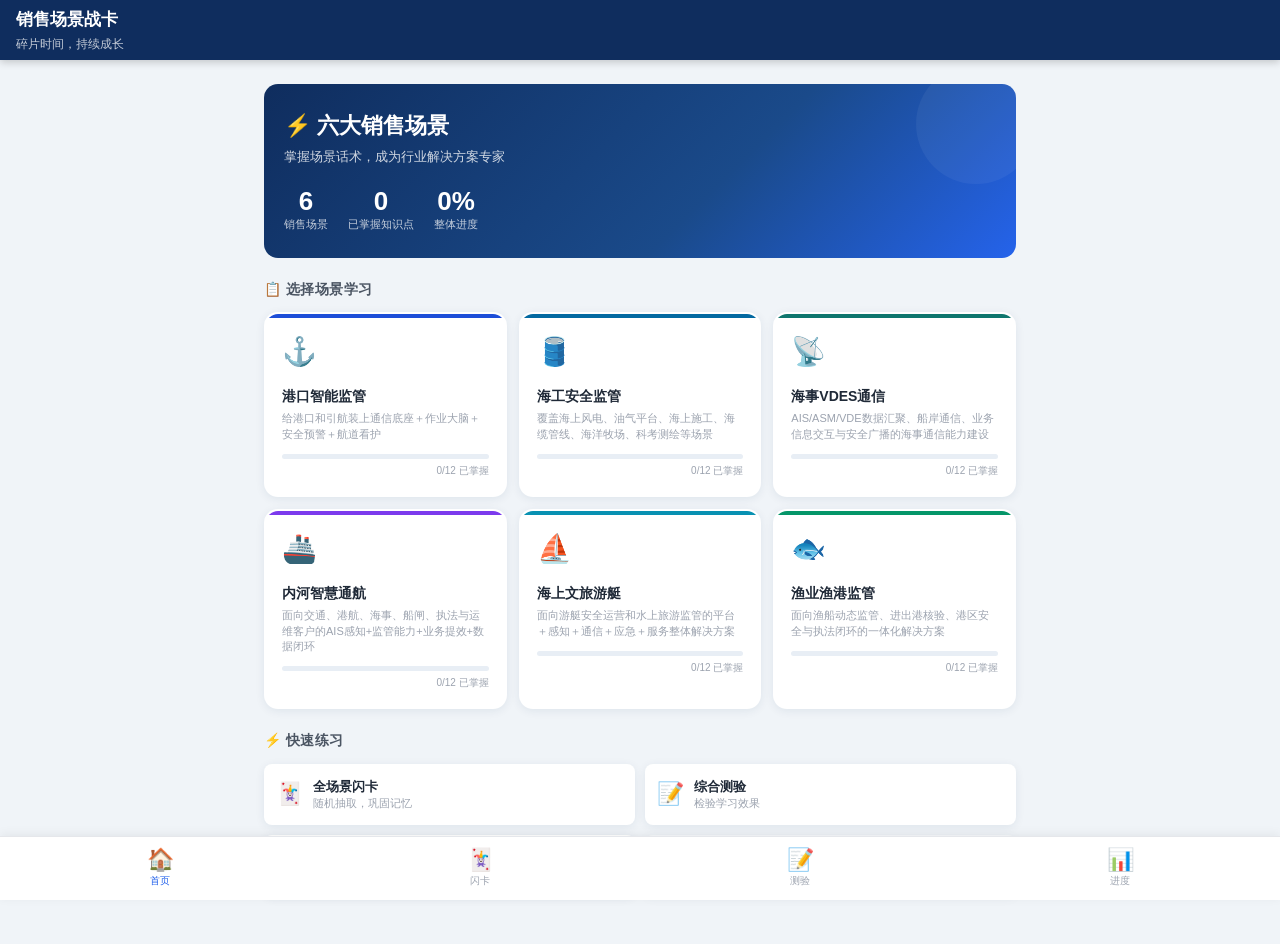
<file: index.html>
<!DOCTYPE html>
<html lang="zh-CN">
<head>
  <meta charset="UTF-8">
  <meta name="viewport" content="width=device-width, initial-scale=1.0, maximum-scale=1.0">
  <title>销售场景战卡</title>
  <link rel="manifest" href="manifest.json">
  <meta name="theme-color" content="#0f2d5e">
  <meta name="apple-mobile-web-app-capable" content="yes">
  <meta name="apple-mobile-web-app-status-bar-style" content="black-translucent">
  <meta name="apple-mobile-web-app-title" content="战卡学习">
  <link rel="apple-touch-icon" href="icons/icon-192.png">
  <link rel="stylesheet" href="css/style.css?v=2">
</head>
<body>
  <div id="app">
    <div class="loading-screen">
      <div class="loading-logo">⚡</div>
      <p>加载中...</p>
    </div>
  </div>
  <script src="js/data.js?v=2"></script>
  <script src="js/app.js?v=2"></script>
  <script>
    if ('serviceWorker' in navigator) {
      window.addEventListener('load', () => {
        navigator.serviceWorker.register('sw.js');
      });
    }
  </script>
</body>
</html>
</file>
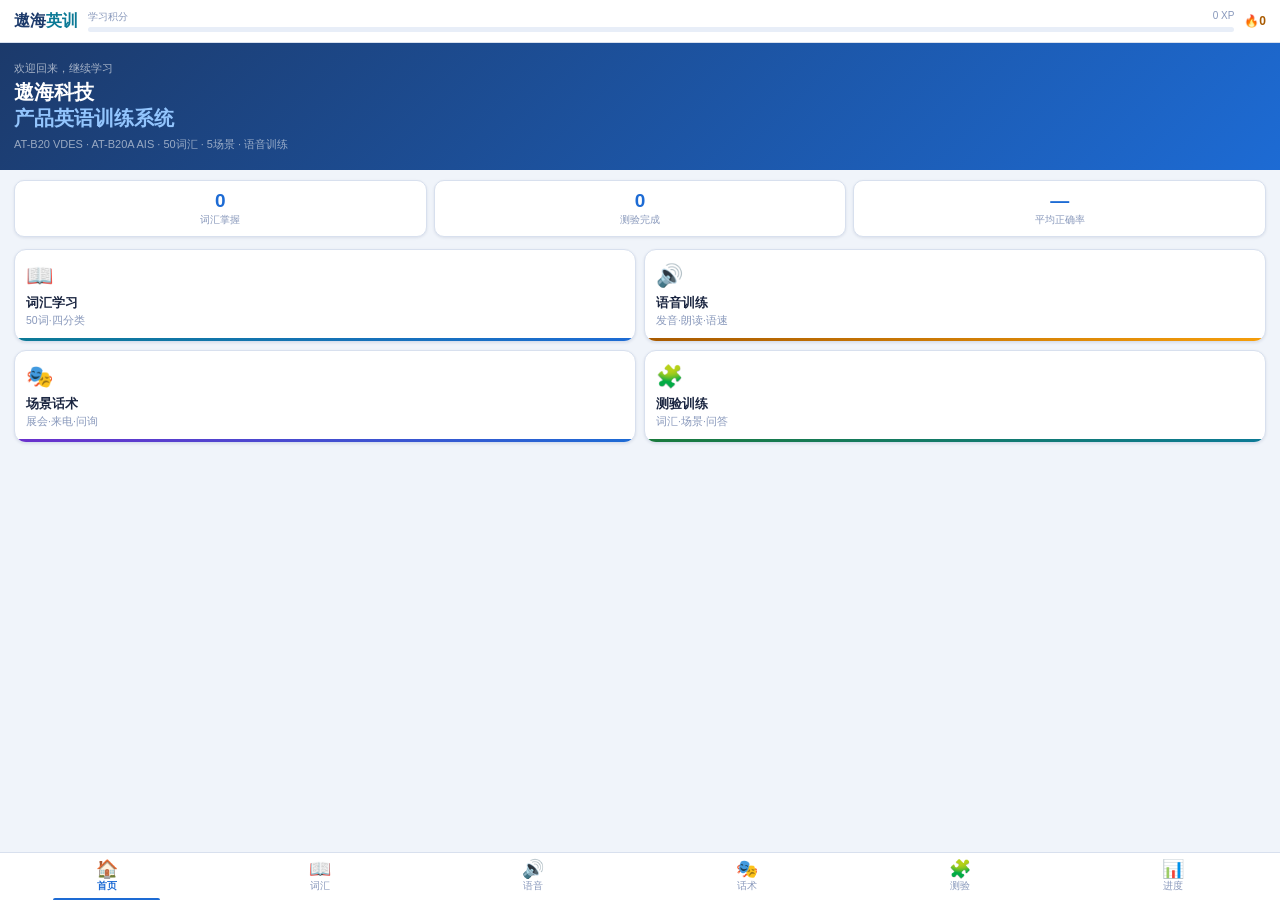
<file: aohai-english-training.html>
<!DOCTYPE html>
<html lang="zh-CN">
<head>
<meta charset="UTF-8">
<meta name="viewport" content="width=device-width,initial-scale=1,maximum-scale=1">
<title>遨海英语训练系统</title>
<style>
:root{--bg:#F0F4FA;--sf:#FFF;--s2:#F4F7FC;--s3:#E8EEF8;--bd:#D8E0EE;--nv:#1C3A6B;--bl:#1D6BD4;--blL:#EBF2FF;--tl:#0C7A96;--tlL:#E0F6FB;--am:#A85A00;--amL:#FEF3E2;--gr:#1A7A3C;--grL:#E3F9EC;--rd:#C42B2B;--rdL:#FEECEC;--pp:#6B30CC;--ppL:#F2ECFF;--tx:#1A2540;--t2:#445070;--t3:#8898BB;--sh:0 1px 3px rgba(20,40,90,.1)}
*{box-sizing:border-box;margin:0;padding:0;-webkit-tap-highlight-color:transparent}
html,body{height:100%;overflow:hidden;background:var(--bg)}
body{font-family:-apple-system,BlinkMacSystemFont,sans-serif;color:var(--tx);display:flex;flex-direction:column;height:100dvh}
.tb{background:var(--sf);border-bottom:1px solid var(--bd);padding:10px 14px;display:flex;align-items:center;gap:10px;flex-shrink:0;box-shadow:var(--sh)}
.lg{font-size:16px;font-weight:700;color:var(--nv)}
.lg em{color:var(--tl);font-style:normal}
.xw{flex:1;display:flex;flex-direction:column;gap:3px}
.xl{font-size:10px;color:var(--t3);display:flex;justify-content:space-between}
.xb{height:5px;background:var(--s3);border-radius:3px;overflow:hidden}
.xf{height:100%;background:linear-gradient(90deg,var(--tl),var(--bl));border-radius:3px;transition:width .5s}
.sk{font-size:12px;font-weight:600;color:var(--am);flex-shrink:0}
.mn{flex:1;overflow:hidden}
.sc{display:none;flex-direction:column;height:100%;overflow-y:auto}
.sc.on{display:flex}
.bn{background:var(--sf);border-top:1px solid var(--bd);display:flex;flex-shrink:0;padding-bottom:env(safe-area-inset-bottom,0)}
.nb{flex:1;display:flex;flex-direction:column;align-items:center;gap:2px;padding:7px 2px;background:none;border:none;color:var(--t3);font-size:9.5px;cursor:pointer;position:relative}
.nb .ic{font-size:18px;line-height:1}
.nb.on{color:var(--bl);font-weight:600}
.nb.on::after{content:'';position:absolute;bottom:0;left:25%;right:25%;height:2px;background:var(--bl);border-radius:2px 2px 0 0}
.hd{padding:14px 14px 8px;flex-shrink:0}
.hd h2{font-size:19px;font-weight:700;color:var(--nv)}
.hd p{font-size:11.5px;color:var(--t3);margin-top:3px}
.cd{background:var(--sf);border:1px solid var(--bd);border-radius:12px;padding:13px;margin:0 14px 10px;box-shadow:var(--sh)}
.pl{display:inline-flex;align-items:center;padding:2px 9px;border-radius:18px;font-size:10.5px;font-weight:500}
.hr{background:linear-gradient(135deg,#1C3A6B,#1D6BD4);padding:18px 14px;flex-shrink:0;color:#fff}
.hg{font-size:11px;color:rgba(255,255,255,.6);margin-bottom:3px}
.ht{font-size:20px;font-weight:700;line-height:1.3}
.ht em{color:#93C5FD;font-style:normal}
.hs{font-size:11px;color:rgba(255,255,255,.55);margin-top:6px}
.st{display:grid;grid-template-columns:repeat(3,1fr);gap:7px;padding:10px 14px 4px}
.sb{background:var(--sf);border:1px solid var(--bd);border-radius:10px;padding:9px 6px;text-align:center;box-shadow:var(--sh)}
.sv{font-size:19px;font-weight:700;color:var(--bl)}
.sl{font-size:10px;color:var(--t3);margin-top:1px}
.qg{display:grid;grid-template-columns:1fr 1fr;gap:8px;padding:8px 14px 14px}
.qc{background:var(--sf);border:1px solid var(--bd);border-radius:12px;padding:13px 11px;cursor:pointer;position:relative;overflow:hidden;box-shadow:var(--sh)}
.qc:active{transform:scale(.97)}
.qi{font-size:22px;margin-bottom:6px}
.qt{font-size:12.5px;font-weight:600}
.qs{font-size:10.5px;color:var(--t3);margin-top:2px}
.qc::after{content:'';position:absolute;bottom:0;left:0;right:0;height:3px;border-radius:0 0 12px 12px}
.c1::after{background:linear-gradient(90deg,var(--tl),var(--bl))}
.c2::after{background:linear-gradient(90deg,var(--am),#F59E0B)}
.c3::after{background:linear-gradient(90deg,var(--pp),var(--bl))}
.c4::after{background:linear-gradient(90deg,var(--gr),var(--tl))}
.fb{display:flex;gap:6px;padding:0 14px 10px;overflow-x:auto;flex-shrink:0;scrollbar-width:none}
.fb::-webkit-scrollbar{display:none}
.fbi{padding:5px 12px;border-radius:18px;border:1px solid var(--bd);background:var(--sf);color:var(--t2);font-size:11.5px;cursor:pointer;white-space:nowrap;flex-shrink:0}
.fbi.on{background:var(--bl);border-color:var(--bl);color:#fff;font-weight:600}
.fc{margin:0 14px 10px;perspective:900px;height:195px;flex-shrink:0}
.fi{width:100%;height:100%;position:relative;transition:transform .42s;transform-style:preserve-3d;cursor:pointer}
.fc.F .fi{transform:rotateY(180deg)}
.ff{position:absolute;inset:0;backface-visibility:hidden;-webkit-backface-visibility:hidden;border-radius:14px;display:flex;flex-direction:column;justify-content:center;align-items:center;padding:16px;text-align:center;box-shadow:var(--sh)}
.ff1{background:var(--sf);border:1.5px solid var(--bd)}
.ff2{background:linear-gradient(135deg,var(--blL),var(--tlL));border:1.5px solid #BFDBFE;transform:rotateY(180deg)}
.fe{font-size:16px;font-weight:600;color:var(--nv);line-height:1.4}
.fp{font-size:12.5px;color:var(--tl);margin-top:5px;font-style:italic}
.fh{font-size:11px;color:var(--t3);margin-top:12px}
.fcn{font-size:20px;font-weight:700;color:var(--nv)}
.fnt{font-size:12px;color:var(--t2);margin-top:6px;line-height:1.6}
.vsr{display:flex;justify-content:center;gap:7px;padding:0 14px 7px}
.vc{display:flex;align-items:center;justify-content:space-between;padding:0 14px 8px}
.vn{width:38px;height:38px;border-radius:50%;background:var(--sf);border:1px solid var(--bd);color:var(--t2);font-size:18px;cursor:pointer;display:flex;align-items:center;justify-content:center;box-shadow:var(--sh)}
.vr{position:relative;width:42px;height:42px;display:flex;align-items:center;justify-content:center}
.vr svg{position:absolute;top:0;left:0;transform:rotate(-90deg)}
.vrt{font-size:10.5px;font-weight:600;color:var(--bl)}
.mr{display:flex;gap:7px;padding:0 14px 11px}
.mb{flex:1;padding:8px 4px;border-radius:9px;border:1px solid var(--bd);background:var(--sf);font-size:12px;font-weight:600;cursor:pointer}
.mh{border-color:#FCA5A5;color:var(--rd);background:#FFF5F5}
.mo{border-color:#FCD34D;color:var(--am);background:#FFFBEB}
.me{border-color:#86EFAC;color:var(--gr);background:#F0FDF4}
.vl{padding:0 14px 6px}
.vl h3{font-size:12px;color:var(--t3);margin-bottom:7px}
.vli{background:var(--sf);border:1px solid var(--bd);border-radius:9px;padding:8px 11px;margin-bottom:5px;display:flex;align-items:center;gap:8px;cursor:pointer}
.vd{width:7px;height:7px;border-radius:50%;flex-shrink:0}
.spk{display:inline-flex;align-items:center;gap:5px;padding:5px 11px;border-radius:18px;border:1px solid var(--bd);background:var(--sf);color:var(--bl);font-size:11.5px;font-weight:500;cursor:pointer;box-shadow:var(--sh)}
.spk:active{background:var(--blL)}
.spk.ing{background:var(--blL);border-color:var(--bl)}
.spk .wv{display:none;gap:2px;align-items:center;height:13px}
.spk.ing .wv{display:flex}
.spk.ing .wlb{display:none}
.wv span{display:inline-block;width:3px;border-radius:2px;background:currentColor;animation:wb .55s ease-in-out infinite alternate}
.wv span:nth-child(1){height:5px;animation-delay:0s}
.wv span:nth-child(2){height:9px;animation-delay:.1s}
.wv span:nth-child(3){height:13px;animation-delay:.2s}
.wv span:nth-child(4){height:9px;animation-delay:.3s}
.wv span:nth-child(5){height:5px;animation-delay:.4s}
@keyframes wb{from{transform:scaleY(.45)}to{transform:scaleY(1)}}
.tab{display:flex;margin:0 14px 12px;background:var(--s3);border-radius:11px;padding:3px}
.tb1{flex:1;padding:7px 4px;border-radius:8px;border:none;background:transparent;color:var(--t3);font-size:11.5px;font-weight:500;cursor:pointer}
.tb1.on{background:var(--sf);color:var(--bl);font-weight:600;box-shadow:var(--sh)}
.pn{display:none}
.pn.on{display:block}
.rr{display:flex;gap:6px;padding:0 14px 9px;flex-wrap:wrap}
.rb{padding:5px 11px;border-radius:16px;border:1px solid var(--bd);background:var(--sf);font-size:11px;color:var(--t2);cursor:pointer}
.rb.on{background:var(--bl);border-color:var(--bl);color:#fff}
.swc{background:var(--sf);border:1.5px solid var(--bd);border-radius:13px;padding:16px 14px;margin:0 14px 11px;box-shadow:var(--sh)}
.swe{font-size:16px;font-weight:600;color:var(--nv);margin-bottom:4px}
.swp{font-size:12.5px;color:var(--tl);font-style:italic;margin-bottom:5px}
.swcn{font-size:13.5px;color:var(--t2);margin-bottom:11px}
.swb{display:flex;gap:6px;flex-wrap:wrap}
.snav{display:flex;align-items:center;justify-content:space-between;padding:0 14px 10px}
.snb{padding:7px 14px;border-radius:9px;border:1px solid var(--bd);background:var(--sf);font-size:12.5px;color:var(--t2);cursor:pointer;box-shadow:var(--sh)}
.scnt{font-size:12px;color:var(--t3);font-weight:500}
.pa{background:var(--sf);border:1px solid var(--bd);border-radius:12px;margin:0 14px 10px;overflow:hidden;box-shadow:var(--sh)}
.pah{background:var(--s2);padding:9px 12px;display:flex;align-items:center;justify-content:space-between;border-bottom:1px solid var(--bd)}
.pal{font-size:11px;font-weight:600;color:var(--t2)}
.pab{padding:11px 12px}
.pae{font-size:13px;color:var(--tx);line-height:1.8;margin-bottom:6px;border-bottom:1px dashed var(--bd);padding-bottom:6px}
.pacn{font-size:12px;color:var(--t3);line-height:1.7;margin-bottom:8px}
.pb{display:flex;gap:6px;flex-wrap:wrap}
.tbox{margin:0 14px 9px;padding:11px 13px;border-radius:11px}
.tbox h4{font-size:12px;font-weight:600;margin-bottom:6px}
.tbox li{font-size:12px;line-height:1.8;margin-left:14px}
.pp{display:flex;align-items:flex-start;gap:9px;margin-bottom:7px;padding-bottom:7px;border-bottom:1px dashed var(--tlL)}
.pp:last-child{border:none;margin:0;padding:0}
.st1{display:flex;margin:0 14px 11px;background:var(--s3);border-radius:11px;padding:3px;overflow-x:auto;flex-shrink:0;scrollbar-width:none}
.st1::-webkit-scrollbar{display:none}
.st2{flex:1;min-width:44px;padding:7px 4px;border-radius:8px;border:none;background:transparent;color:var(--t3);font-size:11px;font-weight:500;cursor:pointer;white-space:nowrap}
.st2.on{background:var(--sf);color:var(--bl);font-weight:600;box-shadow:var(--sh)}
.scn{flex:1;overflow-y:auto;padding-bottom:6px}
.sce{display:none}
.sce.on{display:block}
.spc{margin:0 14px 8px;border-radius:12px;overflow:hidden;border:1px solid var(--bd);box-shadow:var(--sh)}
.sph{background:var(--s2);padding:10px 12px;display:flex;align-items:center;gap:8px;cursor:pointer}
.sn{width:25px;height:25px;border-radius:50%;display:flex;align-items:center;justify-content:center;font-size:12px;font-weight:700;flex-shrink:0}
.se{font-size:12.5px;font-weight:600;color:var(--tx)}
.sct{font-size:11px;color:var(--t3)}
.sch{font-size:12px;color:var(--t3);transition:transform .18s;flex-shrink:0;margin-left:auto}
.spc.exp .sch{transform:rotate(180deg)}
.spb{display:none;background:var(--sf)}
.spc.exp .spb{display:block}
.bk{padding:10px 12px;border-bottom:1px solid var(--bd)}
.bk:last-child{border:none}
.bl{font-size:10px;font-weight:700;letter-spacing:.07em;margin-bottom:5px}
.be{font-size:13px;color:var(--tx);line-height:1.75}
.bc{font-size:12px;color:var(--t2);line-height:1.7;margin-top:5px;padding-top:5px;border-top:1px dashed var(--bd)}
.bt{font-size:12px;color:#7A3800;line-height:1.65;background:var(--amL);border-radius:6px;padding:6px 9px}
.kw{background:var(--blL);color:var(--bl);padding:0 3px;border-radius:3px;font-weight:600}
.qmg{display:grid;grid-template-columns:1fr 1fr;gap:8px;padding:0 14px 12px}
.qm{background:var(--sf);border:1.5px solid var(--bd);border-radius:12px;padding:13px 11px;cursor:pointer;text-align:center;box-shadow:var(--sh)}
.qm.sel{border-color:var(--bl);background:var(--blL)}
.qsb{margin:0 14px 12px;width:calc(100% - 28px);padding:12px;border-radius:12px;background:var(--bl);border:none;color:#fff;font-size:14.5px;font-weight:600;cursor:pointer;box-shadow:var(--sh)}
.qa{display:none;flex-direction:column;height:100%}
.qa.on{display:flex}
.qtp{padding:11px 14px 7px;flex-shrink:0}
.qmt{display:flex;align-items:center;justify-content:space-between;margin-bottom:6px}
.qmq{font-size:11.5px;color:var(--t3)}
.qms{font-size:11.5px;color:var(--bl);font-weight:600}
.qpb{height:5px;background:var(--s3);border-radius:3px;overflow:hidden}
.qpf{height:100%;background:linear-gradient(90deg,var(--tl),var(--bl));border-radius:3px;transition:width .4s}
.qw{flex:1;overflow-y:auto;padding:0 14px 14px;display:flex;flex-direction:column}
.qty{font-size:10.5px;font-weight:700;letter-spacing:.07em;color:var(--bl);margin-bottom:8px}
.qtb{background:var(--sf);border:1px solid var(--bd);border-radius:12px;padding:13px;font-size:13.5px;line-height:1.7;color:var(--tx);margin-bottom:11px;box-shadow:var(--sh)}
.qts{font-size:11.5px;color:var(--t3);margin-top:5px}
.qo{display:flex;flex-direction:column;gap:7px}
.qop{padding:11px 13px;border-radius:11px;border:1.5px solid var(--bd);background:var(--sf);color:var(--tx);font-size:12.5px;line-height:1.5;cursor:pointer;text-align:left;box-shadow:var(--sh)}
.qop.C{border-color:var(--gr);background:var(--grL);color:var(--gr)}
.qop.W{border-color:var(--rd);background:var(--rdL);color:var(--rd)}
.qop.RC{border-color:var(--gr);background:#F0FDF4}
.qop:disabled{cursor:default}
.qfb{margin-top:8px;padding:10px 12px;border-radius:11px;font-size:12.5px;line-height:1.6;display:none}
.qfb.on{display:block}
.qfb.gd{background:var(--grL);border:1px solid #86EFAC;color:#14532D}
.qfb.bd{background:var(--rdL);border:1px solid #FCA5A5;color:#7F1D1D}
.qnx{margin-top:8px;width:100%;padding:11px;border-radius:11px;background:var(--bl);border:none;color:#fff;font-size:13.5px;font-weight:600;cursor:pointer;display:none}
.qnx.on{display:block}
.qrs{display:none;flex-direction:column;align-items:center;justify-content:center;height:100%;padding:22px;text-align:center}
.qrs.on{display:flex}
.rcr{width:90px;height:90px;border-radius:50%;background:conic-gradient(var(--bl) var(--p,0deg),var(--s3) 0deg);display:flex;align-items:center;justify-content:center;position:relative;margin-bottom:16px}
.rcr::before{content:'';position:absolute;inset:7px;border-radius:50%;background:var(--sf)}
.rpc{position:relative;z-index:1;font-size:18px;font-weight:700;color:var(--bl)}
.rti{font-size:20px;font-weight:700;color:var(--nv);margin-bottom:6px}
.rsu{font-size:12.5px;color:var(--t2);margin-bottom:16px;line-height:1.6}
.rss{display:flex;gap:22px;margin-bottom:16px}
.rsv{font-size:20px;font-weight:700}
.rsl{font-size:10.5px;color:var(--t3);margin-top:2px}
.rb1{padding:11px;border-radius:11px;border:none;background:var(--bl);color:#fff;font-size:13.5px;font-weight:600;cursor:pointer;margin-bottom:8px;width:100%}
.rb2{padding:10px;border-radius:11px;border:1.5px solid var(--bd);background:transparent;color:var(--t2);font-size:12.5px;cursor:pointer;width:100%}
.pr{display:flex;align-items:center;gap:18px;padding:0 14px 11px}
.br{position:relative;width:88px;height:88px;flex-shrink:0}
.br svg{transform:rotate(-90deg)}
.brc{position:absolute;inset:0;display:flex;flex-direction:column;align-items:center;justify-content:center}
.prw{background:var(--sf);border:1px solid var(--bd);border-radius:9px;padding:9px 11px;margin-bottom:6px;box-shadow:var(--sh)}
.prt{display:flex;justify-content:space-between;margin-bottom:5px}
.prl{font-size:12px;color:var(--tx)}
.prp{font-size:12px;color:var(--bl);font-weight:600}
.pmb{height:5px;background:var(--s3);border-radius:3px;overflow:hidden}
.pmf{height:100%;border-radius:3px;transition:width .8s}
.ri{display:flex;align-items:center;gap:10px;padding:8px 11px;background:var(--sf);border:1px solid var(--bd);border-radius:9px;margin-bottom:5px;box-shadow:var(--sh)}
.ts{position:fixed;bottom:68px;left:50%;transform:translateX(-50%) translateY(12px);background:var(--tx);border-radius:22px;padding:8px 16px;font-size:12.5px;color:#fff;opacity:0;transition:all .22s;pointer-events:none;z-index:999;white-space:nowrap}
.ts.on{opacity:1;transform:translateX(-50%) translateY(0)}
</style>
</head>
<body>
<div class="tb">
<div class="lg">遨海<em>英训</em></div>
<div class="xw"><div class="xl"><span>学习积分</span><span id="xpt">0 XP</span></div><div class="xb"><div class="xf" id="xpf" style="width:0%"></div></div></div>
<div class="sk">🔥<span id="stk">0</span></div>
</div>
<div class="mn">
<div class="sc on" id="home">
<div class="hr"><div class="hg">欢迎回来，继续学习</div><div class="ht">遨海科技<br><em>产品英语训练系统</em></div><div class="hs">AT-B20 VDES · AT-B20A AIS · 50词汇 · 5场景 · 语音训练</div></div>
<div class="st"><div class="sb"><div class="sv" id="hvc">0</div><div class="sl">词汇掌握</div></div><div class="sb"><div class="sv" id="hqc">0</div><div class="sl">测验完成</div></div><div class="sb"><div class="sv" id="hac">—</div><div class="sl">平均正确率</div></div></div>
<div class="qg">
<div class="qc c1" onclick="go('vocab')"><div class="qi">📖</div><div class="qt">词汇学习</div><div class="qs">50词·四分类</div></div>
<div class="qc c2" onclick="go('speech')"><div class="qi">🔊</div><div class="qt">语音训练</div><div class="qs">发音·朗读·语速</div></div>
<div class="qc c3" onclick="go('scripts')"><div class="qi">🎭</div><div class="qt">场景话术</div><div class="qs">展会·来电·问询</div></div>
<div class="qc c4" onclick="go('quiz')"><div class="qi">🧩</div><div class="qt">测验训练</div><div class="qs">词汇·场景·问答</div></div>
</div>
</div>
<div class="sc" id="vocab">
<div class="hd"><h2>核心词汇</h2><p>点击翻转 · 标记掌握 · 🔊 一键发音</p></div>
<div class="fb"><button class="fbi on" onclick="fvc('all',this)">全部50</button><button class="fbi" onclick="fvc('core',this)">核心术语</button><button class="fbi" onclick="fvc('tech',this)">技术参数</button><button class="fbi" onclick="fvc('cert',this)">认证标准</button><button class="fbi" onclick="fvc('scene',this)">场景用语</button><button class="fbi" onclick="fvc('bm',this)">🔖错题本</button></div>
<div class="fc" id="vfc" onclick="flip()"><div class="fi"><div class="ff ff1"><div class="fe" id="vfe">—</div><div class="fp" id="vfp"></div><div class="fh">点击翻转查看释义</div></div><div class="ff ff2"><div class="fcn" id="vbc">—</div><div class="fnt" id="vbn"></div><div id="vbcat" style="margin-top:9px"></div></div></div></div>
<div class="vsr"><button class="spk" id="vspk" onclick="sV(event)"><span class="wlb">🔊 发音</span><span class="wv"><span></span><span></span><span></span><span></span><span></span></span></button><button class="spk" id="vspks" onclick="sVs(event)" style="color:var(--tl);border-color:var(--tl)"><span class="wlb">🐢 慢速</span><span class="wv"><span></span><span></span><span></span><span></span><span></span></span></button></div>
<div class="vc"><button class="vn" onclick="pV()">‹</button><div class="vr"><svg width="42" height="42" viewBox="0 0 42 42"><circle cx="21" cy="21" r="17" fill="none" stroke="#E8EEF8" stroke-width="4"/><circle cx="21" cy="21" r="17" fill="none" stroke="#1D6BD4" stroke-width="4" stroke-linecap="round" id="vrc" stroke-dasharray="106.8" stroke-dashoffset="106.8"/></svg><span class="vrt" id="vrt">0/0</span></div><button class="vn" onclick="nV()">›</button></div>
<div class="mr"><button class="mb mh" onclick="mk('hard')">😰 再看</button><button class="mb mo" onclick="mk('ok')">🤔 认识</button><button class="mb me" onclick="mk('easy')">✅ 掌握</button></div>
<div class="vl"><h3 id="vls">词汇列表</h3><div id="vlt"></div></div>
</div>
<div class="sc" id="speech">
<div class="hd"><h2>语音训练</h2><p>单词发音 · 段落朗读 · 调节语速</p></div>
<div id="ttsw" style="display:none;margin:0 14px 8px;padding:9px 12px;background:#FEF3E2;border:1px solid #FDE68A;border-radius:9px;font-size:11.5px;color:#7A3800">⚠️ 请使用 Chrome 或 Safari 浏览器以使用语音功能</div>
<div class="tab"><button class="tb1 on" onclick="sw('w',this)">单词发音</button><button class="tb1" onclick="sw('p',this)">段落朗读</button><button class="tb1" onclick="sw('t',this)">发音技巧</button></div>
<div class="pn on" id="pn-w">
<div style="padding:0 14px 6px;font-size:11.5px;color:#8898BB">语速调节</div>
<div class="rr" id="rrw"><button class="rb" onclick="sR(.6,this,'w')">0.6×慢</button><button class="rb on" onclick="sR(.85,this,'w')">0.85×正常</button><button class="rb" onclick="sR(1.0,this,'w')">1.0×标准</button><button class="rb" onclick="sR(1.2,this,'w')">1.2×快速</button></div>
<div class="swc"><div class="swe" id="swe">VDES — VHF Data Exchange System</div><div class="swp" id="swp">/viː diː iː ɛs/</div><div class="swcn" id="swcn">甚高频数据交换系统</div>
<div class="swb"><button class="spk" onclick="sp(gE(),S.wr,this)"><span class="wlb">🔊 朗读</span><span class="wv"><span></span><span></span><span></span><span></span><span></span></span></button><button class="spk" onclick="sp(gE(),.6,this)" style="color:#0C7A96;border-color:#0C7A96"><span class="wlb">🐢 慢速</span><span class="wv"><span></span><span></span><span></span><span></span><span></span></span></button><button class="spk" onclick="sR3(gE(),this)" style="color:#6B30CC;border-color:#6B30CC"><span class="wlb">🔁 ×3</span><span class="wv"><span></span><span></span><span></span><span></span><span></span></span></button></div></div>
<div class="snav"><button class="snb" onclick="pSW()">← 上一个</button><span class="scnt" id="swc">1/50</span><button class="snb" onclick="nSW()">下一个 →</button></div>
<div style="padding:0 14px 8px"><button class="spk" id="pall" onclick="pA(this)" style="width:100%;justify-content:center;padding:10px"><span class="wlb">▶ 连续播放全部50词汇</span><span class="wv"><span></span><span></span><span></span><span></span><span></span></span></button></div>
<div style="padding:0 14px;font-size:11px;color:#8898BB;line-height:1.7">💡 先慢速听清发音，再正常速跟读，最后快速检验流利度</div>
</div>
<div class="pn" id="pn-p">
<div style="padding:0 14px 6px;font-size:11.5px;color:#8898BB">语速调节</div>
<div class="rr" id="rrp"><button class="rb" onclick="sR(.6,this,'p')">0.6×慢</button><button class="rb on" onclick="sR(.85,this,'p')">0.85×正常</button><button class="rb" onclick="sR(1.0,this,'p')">1.0×标准</button></div>
<div id="pact"></div>
</div>
<div class="pn" id="pn-t">
<div class="tbox" style="background:#FEF3E2;border:1px solid #FDE68A"><h4 style="color:#A85A00">🎯 海事英语发音核心要点</h4><ul><li style="color:#7A3800">缩写逐字母读：AIS=/eɪ aɪ ɛs/，VDES=/viː diː iː ɛs/，BSH=/biː ɛs eɪtʃ/</li><li style="color:#7A3800">复合名词重音在前：BASE station，DATA rate，HOT standby</li><li style="color:#7A3800">数字单位：dBm=/diː biː ɛm/；kbps=kilobits per second</li><li style="color:#7A3800">标准名称：ITU=/aɪ tiː juː/；IEC=/aɪ iː siː/</li><li style="color:#7A3800">介绍参数时语速放慢，关键数字后停顿</li></ul></div>
<div class="tbox" style="background:#E0F6FB;border:1px solid #99F6E4"><h4 style="color:#0C7A96">🗣️ 常见易错发音</h4><div id="ppl"></div></div>
<div class="tbox" style="background:#EBF2FF;border:1px solid #BFDBFE"><h4 style="color:#1D6BD4">📱 使用建议</h4><ul><li style="color:#1E40AF">展会前：循环播放展会话术段落</li><li style="color:#1E40AF">通勤时：开启连续播放50词汇</li><li style="color:#1E40AF">跟读练习：听完整句后暂停自己说一遍</li><li style="color:#1E40AF">睡前：慢速听段落朗读，加深记忆</li></ul></div>
</div>
</div>
<div class="sc" id="scripts">
<div class="hd"><h2>场景话术</h2><p>展开每步查看双语 · 🔊 整段朗读</p></div>
<div class="st1"><button class="st2 on" onclick="ss('expo',this)">展会</button><button class="st2" onclick="ss('inb',this)">来电</button><button class="st2" onclick="ss('out',this)">销售</button><button class="st2" onclick="ss('inq',this)">问询</button><button class="st2" onclick="ss('em',this)">邮件</button></div>
<div class="scn"><div class="sce on" id="sc-expo"></div><div class="sce" id="sc-inb"></div><div class="sce" id="sc-out"></div><div class="sce" id="sc-inq"></div><div class="sce" id="sc-em"></div></div>
</div>
<div class="sc" id="quiz">
<div class="hd"><h2>测验训练</h2><p>选择题型，检验学习成果</p></div>
<div id="qst">
<div class="qmg"><div class="qm sel" onclick="sQ('vm',this)"><div style="font-size:23px;margin-bottom:5px">📝</div><div style="font-size:12.5px;font-weight:600">词汇选择</div><div style="font-size:11px;color:#8898BB;margin-top:2px">看英文选中文</div></div><div class="qm" onclick="sQ('ce',this)"><div style="font-size:23px;margin-bottom:5px">🔄</div><div style="font-size:12.5px;font-weight:600">中译英</div><div style="font-size:11px;color:#8898BB;margin-top:2px">看中文选英文</div></div><div class="qm" onclick="sQ('sf',this)"><div style="font-size:23px;margin-bottom:5px">🎭</div><div style="font-size:12.5px;font-weight:600">场景填空</div><div style="font-size:11px;color:#8898BB;margin-top:2px">话术关键词</div></div><div class="qm" onclick="sQ('pq',this)"><div style="font-size:23px;margin-bottom:5px">❓</div><div style="font-size:12.5px;font-weight:600">产品问答</div><div style="font-size:11px;color:#8898BB;margin-top:2px">客户问题应答</div></div></div>
<button class="qsb" onclick="stQ()">开始测验 →</button>
<div style="padding:0 14px"><div class="cd" style="margin:0"><div style="font-size:13px;font-weight:600;margin-bottom:8px">📋 最近记录</div><div id="rql"><div style="font-size:12px;color:#8898BB;text-align:center;padding:10px 0">暂无记录</div></div></div></div>
</div>
<div class="qa" id="qa"><div class="qtp"><div class="qmt"><span class="qmq" id="qmq">1/8</span><span class="qms" id="qms">✓0 ✗0</span></div><div class="qpb"><div class="qpf" id="qpf" style="width:0%"></div></div></div><div class="qw" id="qw"></div></div>
<div class="qrs" id="qrs"><div class="rcr" id="rcr"><span class="rpc" id="rpc">0%</span></div><div class="rti" id="rti">测验完成！</div><div class="rsu" id="rsu"></div><div class="rss"><div style="text-align:center"><div class="rsv" id="rsc" style="color:#1A7A3C">0</div><div class="rsl">正确</div></div><div style="text-align:center"><div class="rsv" id="rsw" style="color:#C42B2B">0</div><div class="rsl">错误</div></div><div style="text-align:center"><div class="rsv" id="rxp" style="color:#A85A00">+0</div><div class="rsl">XP</div></div></div><button class="rb1" onclick="rsQ()">再来一次</button><button class="rb2" onclick="bkQ()">返回选择</button></div>
</div>
<div class="sc" id="progress">
<div class="hd"><h2>学习进度</h2><p>词汇与测验追踪</p></div>
<div class="pr"><div class="br"><svg width="88" height="88" viewBox="0 0 88 88"><circle cx="44" cy="44" r="36" fill="none" stroke="#E8EEF8" stroke-width="8"/><circle cx="44" cy="44" r="36" fill="none" stroke="url(#pg)" stroke-width="8" stroke-linecap="round" id="bgr" stroke-dasharray="226.2" stroke-dashoffset="226.2"/><defs><linearGradient id="pg" x1="0" y1="0" x2="1" y2="0"><stop offset="0" style="stop-color:#0C7A96"/><stop offset="1" style="stop-color:#1D6BD4"/></linearGradient></defs></svg><div class="brc"><div style="font-size:18px;font-weight:700;color:#1D6BD4" id="brp">0%</div><div style="font-size:10px;color:#8898BB">总进度</div></div></div>
<div style="flex:1"><div style="font-size:13.5px;font-weight:600;margin-bottom:7px">学习统计</div><div style="display:flex;justify-content:space-between;margin-bottom:5px;font-size:12px"><span style="color:#445070">📖 词汇掌握</span><span style="font-weight:600" id="psv">0/50</span></div><div style="display:flex;justify-content:space-between;margin-bottom:5px;font-size:12px"><span style="color:#445070">🧩 测验次数</span><span style="font-weight:600" id="psq">0次</span></div><div style="display:flex;justify-content:space-between;margin-bottom:5px;font-size:12px"><span style="color:#445070">✅ 平均正确率</span><span style="font-weight:600" id="psa">—</span></div><div style="display:flex;justify-content:space-between;font-size:12px"><span style="color:#445070">🔊 语音练习</span><span style="font-weight:600" id="pss">0次</span></div></div></div>
<div style="padding:0 14px 11px"><div style="font-size:11.5px;font-weight:600;color:#8898BB;margin-bottom:7px">分类掌握情况</div>
<div class="prw"><div class="prt"><span class="prl">核心术语</span><span class="prp" id="pc-core">0%</span></div><div class="pmb"><div class="pmf" id="pm-core" style="width:0%;background:linear-gradient(90deg,#0C7A96,#0EA5E9)"></div></div></div>
<div class="prw"><div class="prt"><span class="prl">技术参数</span><span class="prp" id="pc-tech">0%</span></div><div class="pmb"><div class="pmf" id="pm-tech" style="width:0%;background:linear-gradient(90deg,#1D6BD4,#3B82F6)"></div></div></div>
<div class="prw"><div class="prt"><span class="prl">认证标准</span><span class="prp" id="pc-cert">0%</span></div><div class="pmb"><div class="pmf" id="pm-cert" style="width:0%;background:linear-gradient(90deg,#A85A00,#F59E0B)"></div></div></div>
<div class="prw"><div class="prt"><span class="prl">场景用语</span><span class="prp" id="pc-scene">0%</span></div><div class="pmb"><div class="pmf" id="pm-scene" style="width:0%;background:linear-gradient(90deg,#6B30CC,#8B5CF6)"></div></div></div></div>
<div style="padding:0 14px"><div style="font-size:11.5px;font-weight:600;color:#8898BB;margin-bottom:7px">近期活动</div><div id="rac"><div style="font-size:12px;color:#8898BB;text-align:center;padding:14px 0">开始学习后这里会显示记录</div></div></div>
</div>
</div>
<nav class="bn">
<button class="nb on" onclick="go('home')" id="nb-home"><span class="ic">🏠</span>首页</button>
<button class="nb" onclick="go('vocab')" id="nb-vocab"><span class="ic">📖</span>词汇</button>
<button class="nb" onclick="go('speech')" id="nb-speech"><span class="ic">🔊</span>语音</button>
<button class="nb" onclick="go('scripts')" id="nb-scripts"><span class="ic">🎭</span>话术</button>
<button class="nb" onclick="go('quiz')" id="nb-quiz"><span class="ic">🧩</span>测验</button>
<button class="nb" onclick="go('progress')" id="nb-progress"><span class="ic">📊</span>进度</button>
</nav>
<div class="ts" id="ts"></div>
<script>
const V=[
{i:'v1',e:'VDES — VHF Data Exchange System',p:'/viː diː iː ɛs/',c:'甚高频数据交换系统',n:'下一代海事通信标准。',t:'core'},
{i:'v2',e:'AIS — Automatic Identification System',p:'/eɪ aɪ ɛs/',c:'船舶自动识别系统',n:'船舶位置追踪国际标准系统。',t:'core'},
{i:'v3',e:'ASM — Application Specific Message',p:'',c:'应用专用消息',n:'AIS扩展消息类型。',t:'core'},
{i:'v4',e:'VDE — VHF Data Exchange',p:'',c:'甚高频数据交换',n:'VDES高速数据传输信道，最高307.2kbps。',t:'core'},
{i:'v5',e:'Shore-based base station',p:'',c:'岸基基站',n:'安装在岸上的通信基础设施。',t:'core'},
{i:'v6',e:'Virtual AtoN',p:'',c:'虚拟助航标志',n:'通过无线电模拟的电子助航标志。',t:'core'},
{i:'v7',e:'Software Defined Radio',p:'',c:'软件定义无线电',n:'AT-B20A基于此技术，更灵活。',t:'core'},
{i:'v8',e:'Geofencing',p:'/ˈdʒiːəʊfensɪŋ/',c:'电子围栏',n:'基于地理坐标的虚拟边界告警。',t:'core'},
{i:'v9',e:'VHF — Very High Frequency',p:'/viː eɪtʃ ɛf/',c:'甚高频',n:'30-300MHz无线电频段。',t:'core'},
{i:'v10',e:'Maritime Safety Information',p:'',c:'航海安全信息',n:'航行警告、气象预报等。',t:'core'},
{i:'v11',e:'Hydrometeorological data',p:'',c:'水文气象数据',n:'海流、潮汐、风浪等信息。',t:'core'},
{i:'v12',e:'Full-channel communication',p:'',c:'全信道通信',n:'AT-B20同时收发AIS/ASM/VDE能力。',t:'core'},
{i:'v13',e:'Coastal and inland waterway',p:'',c:'沿海与内河',n:'AT-B20A的两种典型部署场景。',t:'core'},
{i:'v14',e:'Port authority',p:'',c:'港口管理机构',n:'港口管理和船舶监控政府机构。',t:'core'},
{i:'v15',e:'Receiver sensitivity superior to minus 118 dBm',p:'',c:'接收灵敏度优于-118dBm',n:'dBm负值越大灵敏度越高。',t:'tech'},
{i:'v16',e:'Transmit power 12.5 watts and 1 watt',p:'',c:'发射功率12.5W和1W',n:'12.5W远距离，1W近距离或节能。',t:'tech'},
{i:'v17',e:'Dual-unit hot standby',p:'',c:'双机热备',n:'主备实时同步，故障毫秒级切换。',t:'tech'},
{i:'v18',e:'Breakpoint resume',p:'',c:'断点续传',n:'断网期间数据存入本地32GB。',t:'tech'},
{i:'v19',e:'Dual AC DC power supply',p:'',c:'交直流双电源',n:'AC 220V与DC 12-36V自动切换。',t:'tech'},
{i:'v20',e:'Packet Error Rate',p:'',c:'误包率',n:'AIS标准20% PER @ -118dBm。',t:'tech'},
{i:'v21',e:'GMSK pi over four QPSK and 16QAM',p:'',c:'三种调制方式',n:'AT-B20支持三种，VDE可达307.2kbps。',t:'tech'},
{i:'v22',e:'19-inch rack-mounted 2U height',p:'',c:'19英寸机架2U',n:'高88mm，宽485mm。',t:'tech'},
{i:'v23',e:'Signal-to-Noise Ratio',p:'',c:'信噪比',n:'信号与噪声功率比值，越高越好。',t:'tech'},
{i:'v24',e:'Received Signal Strength Indicator',p:'',c:'接收信号强度指示',n:'实时监测覆盖质量。',t:'tech'},
{i:'v25',e:'TCP IP remote configuration',p:'',c:'TCP/IP远程配置',n:'支持本地和远程网络配置。',t:'tech'},
{i:'v26',e:'32 gigabyte onboard storage',p:'',c:'本地32GB存储',n:'用于断点续传缓存。',t:'tech'},
{i:'v27',e:'Operating temperature minus 15 to plus 55 Celsius',p:'',c:'工作温度-15至55°C',n:'满足严苛海事环境。',t:'tech'},
{i:'v28',e:'VDE data rate up to 307.2 kbps',p:'',c:'VDE速率最高307.2kbps',n:'是标准AIS的约30倍。',t:'tech'},
{i:'v29',e:'Omnidirectional VHF antenna 5.1 dBi',p:'',c:'全向VHF天线5.1dBi',n:'AT-B20配套天线。',t:'tech'},
{i:'v30',e:'GNSS receiver GPS GLONASS Galileo BeiDou',p:'',c:'GNSS四星座接收机',n:'≥48通道，1Hz更新率。',t:'tech'},
{i:'v31',e:'Zero data loss',p:'',c:'零数据丢失',n:'断点续传的核心价值主张。',t:'tech'},
{i:'v32',e:'Minimum on-site maintenance',p:'',c:'最少现场维护',n:'远程管理能力的价值描述。',t:'tech'},
{i:'v33',e:'BSH certification',p:'/biː ɛs eɪtʃ/',c:'德国BSH认证',n:'全球最权威海事认证之一。',t:'cert'},
{i:'v34',e:'ITU-R M dot 1371 dash 6',p:'',c:'ITU AIS标准第6版',n:'国际电信联盟AIS标准。',t:'cert'},
{i:'v35',e:'IEC 62320 dash 1',p:'',c:'IEC AIS基站标准',n:'国际电工委员会规范。',t:'cert'},
{i:'v36',e:'IEC 61162 dash 1 colon 2018',p:'',c:'IEC海事数字接口2018',n:'NMEA 0183接口协议。',t:'cert'},
{i:'v37',e:'IEC PAS 63343 colon 2021',p:'',c:'VDES基站规范2021',n:'IEC专门针对VDES规范。',t:'cert'},
{i:'v38',e:'Statement of Conformity',p:'',c:'合格声明',n:'BSH颁发的正式认证文件。',t:'cert'},
{i:'v39',e:'IMO MSC 74 annex 3',p:'',c:'IMO海安会74届附件3',n:'AIS设备性能标准决议。',t:'cert'},
{i:'v40',e:'Cybersecurity compliance',p:'',c:'网络安全合规认证',n:'AT-B20支持。',t:'cert'},
{i:'v41',e:'May I ask about your deployment scenario',p:'',c:'请问部署场景是什么',n:'展会和来电关键开场问句。',t:'scene'},
{i:'v42',e:'A future-proof investment',p:'',c:'面向未来的投资',n:'强调AT-B20长期价值。',t:'scene'},
{i:'v43',e:'We can provide full certification documentation',p:'',c:'可提供完整认证文件',n:'政府机构采购关键承诺句。',t:'scene'},
{i:'v44',e:'Let me connect you with our engineering team',p:'',c:'让我转接工程团队',n:'超出范围技术问题应对。',t:'scene'},
{i:'v45',e:'No obligation at all',p:'',c:'完全没有任何义务',n:'处理已有供应商标准结尾。',t:'scene'},
{i:'v46',e:'BSH certified by Germany',p:'',c:'已获德国BSH认证',n:'最强信任锚点。',t:'scene'},
{i:'v47',e:'Competitive comparison document',p:'',c:'竞品对比资料',n:'处理已有供应商异议时使用。',t:'scene'},
{i:'v48',e:'Technical datasheet and preliminary quote',p:'',c:'规格书与初步报价',n:'电话或展会收尾标准组合。',t:'scene'},
{i:'v49',e:'Schedule a 30 minute technical call',p:'',c:'安排30分钟技术电话',n:'电话销售收尾标准下一步。',t:'scene'},
{i:'v50',e:'The most compliant VDES solution',p:'',c:'最合规的VDES方案',n:'电话销售价值陈述核心句。',t:'scene'},
];
const PA=[
{l:'展会·破冰',s:'expo',e:"Hi there! Are you familiar with VDES or AIS base stations? We have just launched a product that is already BSH certified — that is Germany's Federal Maritime and Hydrographic Agency.",c:'您好！请问您对VDES或AIS基站有了解吗？我们这款产品已通过德国BSH认证。'},
{l:'展会·亮点',s:'expo',e:"Three things set us apart: dual AC DC power with auto-switching, dual-unit hot standby, and breakpoint resume. Zero data loss.",c:'三个核心优势：交直流双电源自动切换、双机热备、断点续传。零数据丢失。'},
{l:'来电·介绍',s:'inb',e:"Both products comply with international maritime standards. The AT-B20 additionally holds formal BSH certification from Germany's Federal Maritime and Hydrographic Agency.",c:'两款产品均符合国际海事标准。AT-B20还额外获得德国BSH正式认证。'},
{l:'问询·差异',s:'inq',e:"The key difference is signal capability. The AT-B20 supports AIS, ASM, and VDE full-channel communication, with VDE data rates up to three hundred and seven point two kilobits per second — thirty times faster than standard AIS.",c:'核心区别是信号能力。AT-B20支持全信道通信，VDE速率307.2kbps，是标准AIS的30倍。'},
{l:'销售·价值',s:'out',e:"We have just launched the AT-B20 VDES Base Station with formal BSH certification from Germany — one of the highest standards in the maritime industry.",c:'我们刚推出AT-B20 VDES基站，已获德国BSH正式认证，海事行业最权威认证之一。'},
{l:'销售·拒绝',s:'out',e:"Understood. Could I send a competitive comparison for your reference? No obligation at all.",c:'完全理解。能否发送竞品对比资料供您参考？完全没有义务。'},
];
const PP=[{w:'VDES',x:'VE-des',r:'/viː diː iː ɛs/'},{w:'AIS',x:'A-is',r:'/eɪ aɪ ɛs/'},{w:'BSH',x:'B-S-H整体',r:'/biː ɛs eɪtʃ/'},{w:'dBm',x:'DB-m',r:'/diː biː ɛm/'},{w:'kbps',x:'K-bps',r:'kilobits per second'},{w:'ITU',x:'I-two',r:'/aɪ tiː juː/'},{w:'IEC',x:'I-E-K',r:'/aɪ iː siː/'},{w:'Hydrographic',x:'重音错',r:'/ˌhaɪdrəˈɡræfɪk/'}];
const SC={
expo:[
{n:'1',e:'Ice Breaker',c:'破冰开场',col:'#0C7A96',b:[{l:'EN',t:'e',x:'"Hi there! Are you familiar with <kw>VDES</kw> or <kw>AIS base stations</kw>? We\'ve just launched a product that\'s already <kw>BSH certified</kw>."'},{l:'中文',t:'c',x:'"您好！请问您对VDES或AIS基站有了解吗？我们这款产品已通过德国BSH认证。"'},{l:'💡技巧',t:'t',x:'第一句直接抛出BSH，用权威认证建立信任。'}]},
{n:'2',e:'Positioning',c:'产品定位',col:'#1D6BD4',b:[{l:'EN',t:'e',x:'"The <kw>AT-B20</kw> is our flagship VDES base station — full-channel, up to <kw>307.2 kbps</kw>. The <kw>AT-B20A</kw> is dedicated AIS on <kw>SDR technology</kw>."'},{l:'中文',t:'c',x:'"AT-B20是旗舰VDES基站，全信道最高307.2kbps；AT-B20A是SDR架构专用AIS基站。"'},{l:'💡技巧',t:'t',x:'用flagship突出定位，用ideal for引导场景。'}]},
{n:'3',e:'Highlights',c:'核心亮点',col:'#A85A00',b:[{l:'EN',t:'e',x:'"<kw>Dual AC/DC power</kw>, <kw>Dual-unit hot standby</kw>, <kw>Breakpoint resume</kw> — <kw>Zero data loss</kw>."'},{l:'中文',t:'c',x:'"双电源、双机热备、断点续传——零数据丢失。"'},{l:'💡技巧',t:'t',x:'每讲完一个亮点停顿0.5秒。'}]},
{n:'4',e:'Engage',c:'引导互动',col:'#6B30CC',b:[{l:'EN',t:'e',x:'"<kw>Coastal or inland waterway</kw>? Is <kw>VDES</kw> in your roadmap?"'},{l:'中文',t:'c',x:'"主要用于沿海还是内河？有VDES升级计划吗？"'},{l:'💡技巧',t:'t',x:'用问句让客户开口。'}]},
{n:'5',e:'Close',c:'留资收尾',col:'#1A7A3C',b:[{l:'EN',t:'e',x:'"I\'d send you our <kw>technical datasheet</kw>. Could I get your email?"'},{l:'中文',t:'c',x:'"我把规格书发给您。方便留邮箱吗？"'},{l:'💡技巧',t:'t',x:'主动提供资料发送降低压力。'}]},
],
inb:[
{n:'1',e:'Greet',c:'接听问候',col:'#0C7A96',b:[{l:'EN',t:'e',x:'"Thank you for calling <kw>Aohai Technology</kw>. How may I help you?"'},{l:'中文',t:'c',x:'"感谢您致电遨海科技，请问有什么可以帮到您？"'},{l:'💡技巧',t:'t',x:'3秒内报公司名和姓名。'}]},
{n:'2',e:'Clarify',c:'倾听澄清',col:'#1D6BD4',b:[{l:'EN',t:'e',x:'"Is this for a <kw>coastal facility</kw>, <kw>inland waterway</kw>, or <kw>port authority</kw>?"'},{l:'中文',t:'c',x:'"是沿海设施、内河航道，还是港口管理？"'},{l:'💡技巧',t:'t',x:'开放式问题让客户说话。'}]},
{n:'3',e:'Match',c:'产品匹配',col:'#A85A00',b:[{l:'A',t:'e',x:'【VDES】"<kw>AT-B20</kw> — <kw>BSH certified</kw>, full-channel, up to <kw>307.2 kbps</kw>."'},{l:'B',t:'e',x:'【AIS】"<kw>AT-B20A</kw> — <kw>SDR</kw>, virtual AtoN with <kw>geofencing</kw>."'},{l:'💡技巧',t:'t',x:'先确认方向再报参数。'}]},
{n:'4',e:'Concerns',c:'核心关切',col:'#6B30CC',b:[{l:'EN',t:'e',x:'"<kw>Reliability</kw>, <kw>data continuity</kw> with <kw>zero data loss</kw>, and <kw>remote management</kw>."'},{l:'中文',t:'c',x:'"可靠性、零数据丢失、远程管理。"'},{l:'💡技巧',t:'t',x:'每讲完一项问"符合您要求吗"。'}]},
{n:'5',e:'Cert',c:'认证收尾',col:'#1A7A3C',b:[{l:'EN',t:'e',x:'"AT-B20 holds <kw>formal BSH certification</kw>. <kw>Full certification documentation</kw> available."'},{l:'中文',t:'c',x:'"AT-B20持有BSH正式认证，可提供完整认证文件。"'},{l:'💡技巧',t:'t',x:'主动提供消除合规顾虑。'}]},
],
out:[
{n:'1',e:'Opening',c:'开场（10秒）',col:'#0C7A96',b:[{l:'EN',t:'e',x:'"This is [Name] from <kw>Aohai Technology</kw>. Is this a good time for a <kw>two-minute call</kw>?"'},{l:'中文',t:'c',x:'"我是遨海科技的[名字]。现在方便说两分钟吗？"'},{l:'💡技巧',t:'t',x:'说"两分钟"设定预期。'}]},
{n:'2',e:'Value',c:'价值陈述',col:'#1D6BD4',b:[{l:'EN',t:'e',x:'"<kw>AT-B20</kw> with <kw>formal BSH certification</kw>. <kw>The most compliant VDES solution</kw>."'},{l:'中文',t:'c',x:'"AT-B20已获BSH认证。最合规的VDES方案。"'},{l:'💡技巧',t:'t',x:'BSH锚定权威，most compliant给价值主张。'}]},
{n:'3',e:'Discovery',c:'挖掘需求',col:'#A85A00',b:[{l:'EN',t:'e',x:'"① Operating <kw>AIS</kw>? ② <kw>VDES transition</kw>? ③ Issues with <kw>network reliability</kw>?"'},{l:'中文',t:'c',x:'"①运营AIS基站吗？②有VDES规划吗？③遇到网络问题吗？"'},{l:'💡技巧',t:'t',x:'第③问让客户主动说痛点。'}]},
{n:'4',e:'Objections',c:'处理拒绝',col:'#6B30CC',b:[{l:'A',t:'e',x:'【已有供应商】"<kw>Competitive comparison</kw>? <kw>No obligation</kw>."'},{l:'B',t:'e',x:'【不需VDES】"AT-B20A handles AIS today. <kw>Future-proof investment</kw>."'},{l:'💡技巧',t:'t',x:'降低门槛：从决策变为接收资料。'}]},
{n:'5',e:'Next',c:'约定下一步',col:'#1A7A3C',b:[{l:'EN',t:'e',x:'"<kw>Schedule a 30-minute technical call</kw>? Best email?"'},{l:'中文',t:'c',x:'"安排30分钟技术电话？邮箱是？"'},{l:'💡技巧',t:'t',x:'"技术电话"而非"销售跟进"。'}]},
],
inq:[
{n:'1',e:'Receive',c:'接收问询',col:'#0C7A96',b:[{l:'EN',t:'e',x:'"Thank you for your inquiry about our <kw>AIS and VDES base station products</kw>. Could you tell me your application area?"'},{l:'中文',t:'c',x:'"感谢您对我们产品的问询。能否告知应用水域？"'},{l:'💡技巧',t:'t',x:'问询通常已有意向，先缩小范围。'}]},
{n:'2',e:'Differences',c:'两款差异',col:'#1D6BD4',b:[{l:'EN',t:'e',x:'"Core difference is <kw>signal capability</kw>. <kw>AT-B20</kw> supports full-channel up to <kw>307.2 kbps</kw> — thirty times faster than standard AIS. <kw>AT-B20A</kw> is AIS only, more <kw>cost-effective</kw>."'},{l:'中文',t:'c',x:'"核心区别是信号能力。AT-B20速率307.2kbps是标准AIS的30倍。AT-B20A仅支持AIS，性价比更高。"'},{l:'💡技巧',t:'t',x:'用"30倍"具体数字让差异直观。'}]},
{n:'3',e:'Specs',c:'技术规格',col:'#A85A00',b:[{l:'EN',t:'e',x:'"<kw>Receiver sensitivity superior to -118 dBm</kw>, <kw>dual AC/DC power</kw>, <kw>32 GB storage</kw>, <kw>2U rack</kw>. AT-B20 supports <kw>80 virtual AtoN</kw>."'},{l:'中文',t:'c',x:'"接收灵敏度优于-118dBm，双电源，32GB，19英寸2U。AT-B20支持80个虚拟AtoN。"'},{l:'💡技巧',t:'t',x:'先共同参数再差异参数。'}]},
{n:'4',e:'Cert Q&A',c:'认证问询',col:'#6B30CC',b:[{l:'EN',t:'e',x:'"Both comply with <kw>ITU-R M.1371-6</kw>, <kw>IEC 62320-1</kw>. AT-B20 holds <kw>formal Statement of Conformity from BSH</kw>."'},{l:'中文',t:'c',x:'"两款均符合国际标准。AT-B20还获得BSH正式合格声明。"'},{l:'💡技巧',t:'t',x:'说"Statement of Conformity"更专业。'}]},
{n:'5',e:'Price',c:'价格交货',col:'#B02060',b:[{l:'EN',t:'e',x:'"Pricing depends on configuration. Lead time 4-6 weeks. I\'ll prepare a <kw>formal quotation</kw>."'},{l:'中文',t:'c',x:'"价格取决于配置。交货4-6周。我准备正式报价单。"'},{l:'💡技巧',t:'t',x:'"准备报价单"为下次接触建立锚点。'}]},
{n:'6',e:'Tech Q',c:'技术异议',col:'#1A7A3C',b:[{l:'Q1',t:'e',x:'【优势】"<kw>BSH certification</kw> and <kw>breakpoint resume</kw> ensuring <kw>zero data loss</kw>."'},{l:'Q2',t:'e',x:'【集成】"Both support <kw>TCP/UDP</kw>, <kw>RS-422 and RS-232</kw>. I can arrange a <kw>technical call</kw>."'},{l:'💡技巧',t:'t',x:'不确定问题就说"安排技术电话确认"。'}]},
],
em:[
{n:'1',e:'Subject',c:'邮件主题',col:'#0C7A96',b:[{l:'A',t:'e',x:'Subject: <kw>BSH-Certified VDES Base Station</kw> | AT-B20 Datasheet'},{l:'B',t:'e',x:'Subject: Response — <kw>AT-B20 / AT-B20A</kw> Specifications'},{l:'💡技巧',t:'t',x:'主题行包含认证或型号。'}]},
{n:'2',e:'Opening',c:'开场段落',col:'#1D6BD4',b:[{l:'EN',t:'e',x:'"Dear [Name], Thank you for your interest. Please find <kw>technical datasheets</kw> attached."'},{l:'中文',t:'c',x:'"尊敬的[姓名]，感谢您的关注。附上技术规格书。"'},{l:'💡技巧',t:'t',x:'开场直接呼应客户行为。'}]},
{n:'3',e:'CTA',c:'行动引导',col:'#1A7A3C',b:[{l:'EN',t:'e',x:'"I would welcome arranging a <kw>30-minute technical discussion</kw>. Reply or call +86 0411-39906588."'},{l:'签名',t:'e',x:'Best regards, [Name] | Aohai Technology | www.aohai.com.cn'},{l:'💡技巧',t:'t',x:'CTA要具体而非模糊。'}]},
],
};
const QQ={
vm:[
{q:'What does VDES stand for?',s:'VDES是什么？',o:['VHF Data Exchange System','Very Dense Electronic Signal','Vessel Detection System','VHF Digital Standard'],a:0,e:'VDES = VHF Data Exchange System。'},
{q:'What is breakpoint resume used for?',s:'断点续传作用？',o:['Resuming calls','Storing data during outages and syncing','Power restart','Tracking'],a:1,e:'断网期间存储本地，恢复后自动上传。'},
{q:'AT-B20A is based on?',s:'AT-B20A基于？',o:['FPGA','Hardware-locked','Software Defined Radio','Satellite'],a:2,e:'AT-B20A基于SDR技术。'},
{q:'Which cert is unique to AT-B20?',s:'AT-B20独有认证？',o:['IEC 62320-1','ITU-R M.1371-6','BSH (Germany)','ISO 9001'],a:2,e:'AT-B20获得德国BSH正式认证。'},
{q:'Maximum VDE data rate?',s:'最高VDE速率？',o:['9.6 kbps','19.2 kbps','115.2 kbps','307.2 kbps'],a:3,e:'AT-B20 VDE最高307.2 kbps。'},
{q:'Dual-unit hot standby means?',s:'双机热备含义？',o:['Share power','Backup takes over instantly','Alternating','Powered off'],a:1,e:'主备同时运行，故障毫秒级接管。'},
{q:'Sensitivity > -118 dBm means?',s:'灵敏度优于-118dBm？',o:['Transmits at -118','Detects weaker signals','Antenna gain','Noise floor'],a:1,e:'能接收比-118dBm还弱的信号。'},
{q:'What is Virtual AtoN?',s:'虚拟助航标志？',o:['Physical buoy','Software-simulated nav aid','Acoustic beacon','GPS buoy'],a:1,e:'通过无线电模拟，无需实体浮标。'},
],
ce:[
{q:'岸基基站',s:'选择英文',o:['Offshore base station','Shore-based base station','Coastal relay','Land AIS'],a:1,e:'shore-based base station。'},
{q:'交直流双电源自动切换',s:'选择英文',o:['AC-only','Dual AC/DC power supply with automatic switching','UPS','Solar dual'],a:1,e:'Dual AC/DC power supply with automatic switching。'},
{q:'断点续传',s:'选择英文',o:['Auto restart','Breakpoint resume','Data recovery','Reconnect'],a:1,e:'breakpoint resume。'},
{q:'电子围栏',s:'选择英文',o:['Digital boundary','Geofencing','Virtual perimeter','Zone marking'],a:1,e:'geofencing。'},
{q:'面向未来的投资',s:'选择英文',o:['Long-term solution','Scalable design','Future-proof investment','Forward platform'],a:2,e:'Future-proof investment。'},
{q:'零数据丢失',s:'选择英文',o:['No interruption','Zero data loss','Complete retention','Lossless'],a:1,e:'Zero data loss。'},
{q:'安排30分钟技术电话',s:'选择英文',o:['Sales meeting','Schedule a 30-minute technical call','Demo','Quick demo'],a:1,e:'Schedule a 30-minute technical call。'},
],
sf:[
{q:'破冰：\n"___ certified."',s:'填机构',o:['IMO','BSH','IEC','ITU'],a:1,e:'AT-B20获BSH认证。'},
{q:'问场景：\n"Is this for a ___ facility?"',s:'填地理',o:['ocean','harbor','coastal','marine'],a:2,e:'Coastal facility。'},
{q:'回应数据：\n"___ data loss."',s:'填强调',o:['minimal','reduced','zero','no significant'],a:2,e:'Zero data loss冲击力最强。'},
{q:'推AT-B20A：\n"No need to ___ infrastructure."',s:'填动词',o:['upgrade','replace','rebuild','modify'],a:1,e:'No need to replace。'},
{q:'热备：\n"Backup takes over ___."',s:'填副词',o:['eventually','gradually','instantly','periodically'],a:2,e:'Takes over instantly。'},
{q:'差异：\n"Thirty times faster than ___ AIS."',s:'填形容词',o:['modern','advanced','standard','basic'],a:2,e:'standard AIS（9.6kbps）。'},
{q:'拒绝：\n"No ___ at all."',s:'填名词',o:['cost','charge','obligation','commitment'],a:2,e:'No obligation降压句。'},
],
pq:[
{q:'"Maximum VDE data rate?"',s:'VDE速率',o:['9.6 kbps','19.2 kbps','Up to 307.2 kbps using 16QAM','100 Mbps'],a:2,e:'AT-B20 VDE最高307.2 kbps。'},
{q:'"Support BeiDou?"',s:'北斗支持',o:['No','AT-B20A supports BD; AT-B20 optional','Only AT-B20','Neither'],a:1,e:'AT-B20A标配BD；AT-B20可选。'},
{q:'"Operating temperature?"',s:'工作温度',o:['-5 to +45','0 to +60','-15 to +55','-20 to +70'],a:2,e:'两款均-15°C至+55°C。'},
{q:'"Onboard storage?"',s:'存储',o:['8 GB','16 GB','32 GB','64 GB'],a:2,e:'两款均32GB。'},
{q:'"AT-B20 certifications?"',s:'AT-B20认证',o:['IEC 62320-1 only','ITU and BSH only','BSH, ITU-R, IEC 62320-1, IEC 61162-1:2018','CE and FCC'],a:2,e:'完整国际认证体系。'},
{q:'Cert documents request?',s:'要认证文件',o:['Confidential','We provide full documentation','Check website','After purchase'],a:1,e:'主动提供加快采购。'},
{q:'"AT-B20 dimensions?"',s:'尺寸',o:['1U','2U, 88×485×364mm, 9kg','3U','2U, 88×482×300'],a:1,e:'AT-B20：2U，88×485×364mm，9kg。'},
],
};
const S={xp:0,vi:0,vf:'all',vm:{},vbm:[],swi:0,wr:.85,pr:.85,sc:0,qm:'vm',qi:0,qc:0,qw:0,qqs:[],qan:false,qh:[],ac:[]};
let fv=[...V];
const sy=window.speechSynthesis;
function ck(){if(!sy){document.getElementById('ttsw').style.display='block';return false;}return true;}
function sp(t,r,b,cb){if(!ck())return;sy.cancel();const u=new SpeechSynthesisUtterance(t);u.lang='en-US';u.rate=r||S.wr;u.pitch=1;if(b){document.querySelectorAll('.spk.ing').forEach(x=>x.classList.remove('ing'));b.classList.add('ing');u.onend=()=>{b.classList.remove('ing');if(cb)cb();};u.onerror=()=>b.classList.remove('ing');}else if(cb){u.onend=cb;}const vs=sy.getVoices();const ev=vs.find(v=>v.lang.startsWith('en-')&&v.name.includes('Google'))||vs.find(v=>v.lang.startsWith('en-'));if(ev)u.voice=ev;sy.speak(u);S.sc++;document.getElementById('pss').textContent=S.sc+'次';aA('🔊','朗读: '+t.substring(0,22)+'…');}
function sR3(t,b){if(!ck())return;let i=0;function nx(){if(b.dataset.p!=='1'||i>=3){if(b)b.classList.remove('ing');return;}i++;sp(t,S.wr,b,()=>setTimeout(nx,380));}b.dataset.p='1';nx();}
function sV(e){e.stopPropagation();if(!fv.length)return;sp(fv[S.vi].e,S.wr,document.getElementById('vspk'));}
function sVs(e){e.stopPropagation();if(!fv.length)return;sp(fv[S.vi].e,.6,document.getElementById('vspks'));}
function gE(){return document.getElementById('swe').textContent;}
function sR(r,el,sc){if(sc==='p'){S.pr=r;document.querySelectorAll('#rrp .rb').forEach(b=>b.classList.remove('on'));}else{S.wr=r;document.querySelectorAll('#rrw .rb').forEach(b=>b.classList.remove('on'));}el.classList.add('on');}
function pA(b){if(!ck())return;if(b.dataset.p==='1'){sy.cancel();b.dataset.p='0';b.classList.remove('ing');return;}b.dataset.p='1';let i=0;function nx(){if(b.dataset.p!=='1'||i>=V.length){b.dataset.p='0';b.classList.remove('ing');return;}sp(V[i].e,S.wr,b,()=>{i++;setTimeout(nx,450);});}nx();}
function go(id){document.querySelectorAll('.sc').forEach(s=>s.classList.remove('on'));document.querySelectorAll('.nb').forEach(b=>b.classList.remove('on'));document.getElementById(id).classList.add('on');document.getElementById('nb-'+id).classList.add('on');if(id==='progress')uP();if(id==='home')uH();}
function uH(){const m=Object.values(S.vm).filter(v=>v==='easy').length;document.getElementById('hvc').textContent=m;document.getElementById('hqc').textContent=S.qh.length;const ac=S.qh.map(h=>h.p);document.getElementById('hac').textContent=ac.length?Math.round(ac.reduce((a,b)=>a+b,0)/ac.length)+'%':'—';const x=Math.min(100,S.xp%100);document.getElementById('xpf').style.width=x+'%';document.getElementById('xpt').textContent=S.xp+' XP';}
function aX(n){S.xp+=n;uH();}
const CN={core:'核心术语',tech:'技术参数',cert:'认证标准',scene:'场景用语'};
const CC={core:'#0C7A96',tech:'#1D6BD4',cert:'#A85A00',scene:'#6B30CC'};
const CL={core:'#E0F6FB',tech:'#EBF2FF',cert:'#FEF3E2',scene:'#F2ECFF'};
function fvc(c,b){S.vf=c;document.querySelectorAll('.fbi').forEach(x=>x.classList.remove('on'));b.classList.add('on');fv=c==='all'?[...V]:c==='bm'?V.filter(v=>S.vbm.includes(v.i)):V.filter(v=>v.t===c);S.vi=0;document.getElementById('vfc').classList.remove('F');rV();}
function rV(){if(!fv.length){document.getElementById('vfe').textContent='暂无词汇';['vfp','vbc','vbn'].forEach(id=>document.getElementById(id).textContent='');document.getElementById('vrt').textContent='0/0';document.getElementById('vlt').innerHTML='<div style="font-size:12px;color:#8898BB;padding:8px">暂无</div>';return;}const v=fv[S.vi];document.getElementById('vfe').textContent=v.e;document.getElementById('vfp').textContent=v.p||'';document.getElementById('vbc').textContent=v.c;document.getElementById('vbn').textContent=v.n;document.getElementById('vbcat').innerHTML='<span class="pl" style="background:'+CL[v.t]+';color:'+CC[v.t]+'">'+CN[v.t]+'</span>';const t=fv.length,cu=S.vi+1;document.getElementById('vrc').style.strokeDashoffset=106.8-(cu/t)*106.8;document.getElementById('vrt').textContent=cu+'/'+t;document.getElementById('vls').textContent='词汇列表 ('+t+'词)';const el=document.getElementById('vlt');el.innerHTML=fv.map((w,i)=>{const m=S.vm[w.i],dc=m==='easy'?'#1A7A3C':m==='ok'?'#A85A00':m==='hard'?'#C42B2B':'#C8D2E4',st=m==='easy'?'✅':m==='ok'?'🤔':m==='hard'?'😰':'',ia=i===S.vi;return'<div class="vli" style="'+(ia?'border-color:#1D6BD4;background:#EBF2FF':'')+'" onclick="jV('+i+')"><div class="vd" style="background:'+dc+'"></div><div style="flex:1;min-width:0"><div style="font-size:12px;font-weight:600;'+(ia?'color:#1D6BD4':'')+'">'+(w.e.length>34?w.e.substring(0,34)+'…':w.e)+'</div><div style="font-size:11px;color:#8898BB;margin-top:1px">'+w.c+'</div></div><div style="font-size:11px;color:'+dc+'">'+st+'</div></div>';}).join('');}
function jV(i){S.vi=i;document.getElementById('vfc').classList.remove('F');rV();}
function flip(){document.getElementById('vfc').classList.toggle('F');aX(1);}
function nV(){if(!fv.length)return;S.vi=(S.vi+1)%fv.length;document.getElementById('vfc').classList.remove('F');rV();}
function pV(){if(!fv.length)return;S.vi=(S.vi-1+fv.length)%fv.length;document.getElementById('vfc').classList.remove('F');rV();}
function mk(l){if(!fv.length)return;const v=fv[S.vi];S.vm[v.i]=l;if(l==='hard'&&!S.vbm.includes(v.i))S.vbm.push(v.i);if(l==='easy')S.vbm=S.vbm.filter(id=>id!==v.i);ts({hard:'已加入复习本 🔖',ok:'已标记认识 🤔',easy:'太棒了，已掌握！✅'}[l]);aX({hard:2,ok:3,easy:5}[l]);aA({easy:'✅',ok:'🤔',hard:'🔖'}[l],'标记"'+v.e.substring(0,14)+'"');rV();setTimeout(()=>{if(l!=='hard')nV();},600);}
function sw(p,b){document.querySelectorAll('.tb1').forEach(t=>t.classList.remove('on'));b.classList.add('on');document.querySelectorAll('.pn').forEach(x=>x.classList.remove('on'));document.getElementById('pn-'+p).classList.add('on');}
function rSW(){const v=V[S.swi];document.getElementById('swe').textContent=v.e;document.getElementById('swp').textContent=v.p||'（无音标）';document.getElementById('swcn').textContent=v.c;document.getElementById('swc').textContent=(S.swi+1)+'/'+V.length;}
function nSW(){sy&&sy.cancel();S.swi=(S.swi+1)%V.length;rSW();}
function pSW(){sy&&sy.cancel();S.swi=(S.swi-1+V.length)%V.length;rSW();}
function rPA(){const el=document.getElementById('pact');const sn={expo:'展会',inb:'来电',out:'销售',inq:'问询'};el.innerHTML=PA.map((p,i)=>'<div class="pa"><div class="pah"><span class="pal">'+p.l+'</span><span class="pl" style="background:#EBF2FF;color:#1D6BD4">'+sn[p.s]+'</span></div><div class="pab"><div class="pae" id="pe-'+i+'">'+p.e+'</div><div class="pacn">'+p.c+'</div><div class="pb"><button class="spk" onclick="sp(document.getElementById(\'pe-'+i+'\').textContent,S.pr,this)"><span class="wlb">🔊 朗读</span><span class="wv"><span></span><span></span><span></span><span></span><span></span></span></button><button class="spk" onclick="sp(document.getElementById(\'pe-'+i+'\').textContent,.6,this)" style="color:#0C7A96;border-color:#0C7A96"><span class="wlb">🐢 慢速</span><span class="wv"><span></span><span></span><span></span><span></span><span></span></span></button></div></div></div>').join('');}
function rPP(){document.getElementById('ppl').innerHTML=PP.map(p=>'<div class="pp"><div style="font-size:13px;font-weight:700;color:#0C7A96;min-width:90px">'+p.w+'</div><div style="flex:1"><div style="font-size:11px;color:#C42B2B;margin-bottom:2px">❌ '+p.x+'</div><div style="font-size:11px;color:#0C7A96">✅ '+p.r+'</div></div><button class="spk" onclick="sp(\''+p.w+'\',null,this)" style="padding:4px 8px;font-size:11px"><span class="wlb">▶</span><span class="wv"><span></span><span></span><span></span></span></button></div>').join('');}
function rSC(){Object.keys(SC).forEach(k=>{const el=document.getElementById('sc-'+k);el.innerHTML=SC[k].map((s,i)=>{const bh=s.b.map(b=>{const lc=b.t==='t'?'#7A3800':b.t==='c'?'#8898BB':'#1D6BD4';const tx=b.x.replace(/<kw>(.*?)<\/kw>/g,'<span class="kw">$1</span>').replace(/\n/g,'<br>');const cls=b.t==='c'?'bc':b.t==='t'?'bt':'be';const sb=b.t==='e'?'<div style="margin-top:7px"><button class="spk" onclick="sBe(this)"><span class="wlb">🔊 朗读</span><span class="wv"><span></span><span></span><span></span><span></span><span></span></span></button></div>':'';return'<div class="bk"><div class="bl" style="color:'+lc+'">'+b.l+'</div><div class="'+cls+'">'+tx+'</div>'+sb+'</div>';}).join('');return'<div class="spc" id="sp-'+k+'-'+i+'"><div class="sph" onclick="tS(\''+k+'\','+i+')"><div class="sn" style="background:'+s.col+'20;color:'+s.col+'">'+s.n+'</div><div style="flex:1"><div class="se">'+s.e+'</div><div class="sct">'+s.c+'</div></div><div class="sch">▼</div></div><div class="spb">'+bh+'</div></div>';}).join('');});}
function sBe(b){const bk=b.closest('.bk'),en=bk.querySelector('.be');if(!en)return;sp(en.textContent.replace(/"/g,'').trim(),S.wr,b);}
function tS(k,i){document.getElementById('sp-'+k+'-'+i).classList.toggle('exp');aX(1);}
function ss(k,b){document.querySelectorAll('.st2').forEach(t=>t.classList.remove('on'));b.classList.add('on');document.querySelectorAll('.sce').forEach(s=>s.classList.remove('on'));document.getElementById('sc-'+k).classList.add('on');}
function sQ(m,el){S.qm=m;document.querySelectorAll('.qm').forEach(c=>c.classList.remove('sel'));el.classList.add('sel');}
function stQ(){const qs=QQ[S.qm];S.qqs=sh([...qs]).slice(0,Math.min(8,qs.length));S.qi=S.qc=S.qw=0;document.getElementById('qst').style.display='none';document.getElementById('qa').classList.add('on');document.getElementById('qrs').classList.remove('on');rQQ();}
function rQQ(){const q=S.qqs[S.qi],t=S.qqs.length;S.qan=false;document.getElementById('qmq').textContent='问题 '+(S.qi+1)+'/'+t;document.getElementById('qms').textContent='✓'+S.qc+' ✗'+S.qw;document.getElementById('qpf').style.width=(S.qi/t*100)+'%';const ml={vm:'📝 词汇选择',ce:'🔄 中译英',sf:'🎭 场景填空',pq:'❓ 产品问答'};document.getElementById('qw').innerHTML='<div class="qty">'+ml[S.qm]+'</div><div class="qtb">'+q.q.replace(/\n/g,'<br>')+(q.s?'<div class="qts">'+q.s+'</div>':'')+'</div><div class="qo">'+q.o.map((o,i)=>'<button class="qop" onclick="aQ('+i+')">'+String.fromCharCode(65+i)+'. '+o+'</button>').join('')+'</div><div class="qfb" id="qfb"></div><button class="qnx" id="qnx" onclick="nQ()">'+(S.qi+1>=t?'查看结果 →':'下一题 →')+'</button>';}
function aQ(s){if(S.qan)return;S.qan=true;const q=S.qqs[S.qi];document.querySelectorAll('.qop').forEach(o=>o.disabled=true);const fb=document.getElementById('qfb');if(s===q.a){S.qc++;document.querySelectorAll('.qop')[s].classList.add('C');fb.textContent='✅ 正确！'+(q.e||'');fb.className='qfb on gd';aX(10);}else{S.qw++;document.querySelectorAll('.qop')[s].classList.add('W');document.querySelectorAll('.qop')[q.a].classList.add('RC');fb.textContent='❌ 正确答案：'+String.fromCharCode(65+q.a)+'. '+(q.e||'');fb.className='qfb on bd';aX(2);}document.getElementById('qnx').classList.add('on');document.getElementById('qms').textContent='✓'+S.qc+' ✗'+S.qw;}
function nQ(){S.qi++;if(S.qi>=S.qqs.length)sQR();else rQQ();}
function sQR(){document.getElementById('qa').classList.remove('on');document.getElementById('qrs').classList.add('on');const t=S.qqs.length,p=Math.round(S.qc/t*100),x=S.qc*10+S.qw*2+20;aX(20);document.getElementById('rpc').textContent=p+'%';document.getElementById('rcr').style.setProperty('--p',(p*3.6)+'deg');document.getElementById('rti').textContent=p>=90?'完美！🏆':p>=70?'很棒！💪':p>=50?'继续加油！📖':'再练一练 🔁';document.getElementById('rsu').textContent=p>=90?'词汇掌握非常扎实！':p>=70?'大部分内容掌握良好。':p>=50?'有些词汇需要多复习。':'建议先复习词汇卡片。';document.getElementById('rsc').textContent=S.qc;document.getElementById('rsw').textContent=S.qw;document.getElementById('rxp').textContent='+'+x;S.qh.push({m:S.qm,p:p,d:new Date().toLocaleDateString('zh-CN')});uRQ();aA('🧩','测验得分'+p+'%');uH();}
function rsQ(){document.getElementById('qrs').classList.remove('on');stQ();}
function bkQ(){document.getElementById('qrs').classList.remove('on');document.getElementById('qa').classList.remove('on');document.getElementById('qst').style.display='block';}
function uRQ(){const el=document.getElementById('rql');if(!S.qh.length)return;const mn={vm:'词汇选择',ce:'中译英',sf:'场景填空',pq:'产品问答'};el.innerHTML=S.qh.slice(-3).reverse().map(h=>'<div class="ri"><div style="font-size:17px">📊</div><div style="flex:1"><div style="font-size:12px">'+mn[h.m]+'</div><div style="font-size:11px;color:#8898BB">'+h.d+'</div></div><div style="font-size:11.5px;font-weight:600;color:'+(h.p>=70?'#1A7A3C':h.p>=50?'#A85A00':'#C42B2B')+'">'+h.p+'%</div></div>').join('');}
function uP(){const m=V.filter(v=>S.vm[v.i]==='easy').length,p=Math.round(m/V.length*100);document.getElementById('brp').textContent=p+'%';document.getElementById('bgr').style.strokeDashoffset=226.2-(p/100)*226.2;document.getElementById('psv').textContent=m+'/'+V.length;document.getElementById('psq').textContent=S.qh.length+'次';const ac=S.qh.map(h=>h.p);document.getElementById('psa').textContent=ac.length?Math.round(ac.reduce((a,b)=>a+b,0)/ac.length)+'%':'—';document.getElementById('pss').textContent=S.sc+'次';['core','tech','cert','scene'].forEach(c=>{const cv=V.filter(v=>v.t===c),cm=cv.filter(v=>S.vm[v.i]==='easy').length,cp=cv.length?Math.round(cm/cv.length*100):0;document.getElementById('pc-'+c).textContent=cp+'%';document.getElementById('pm-'+c).style.width=cp+'%';});rA();}
function aA(i,t){S.ac.unshift({i:i,t:t,T:new Date().toLocaleTimeString('zh-CN',{hour:'2-digit',minute:'2-digit'})});if(S.ac.length>10)S.ac.pop();}
function rA(){const el=document.getElementById('rac');if(!S.ac.length)return;el.innerHTML=S.ac.map(a=>'<div class="ri"><div style="font-size:17px">'+a.i+'</div><div style="flex:1"><div style="font-size:11.5px">'+a.t+'</div></div><div style="font-size:10.5px;color:#8898BB">'+a.T+'</div></div>').join('');}
function sh(a){for(let i=a.length-1;i>0;i--){const j=Math.floor(Math.random()*(i+1));[a[i],a[j]]=[a[j],a[i]];}return a;}
function ts(m){const t=document.getElementById('ts');t.textContent=m;t.classList.add('on');setTimeout(()=>t.classList.remove('on'),2100);}
if(sy)setTimeout(()=>sy.getVoices(),400);else document.getElementById('ttsw').style.display='block';
rSC();rV();rSW();rPA();rPP();uH();
</script>
</body>
</html>
</file>
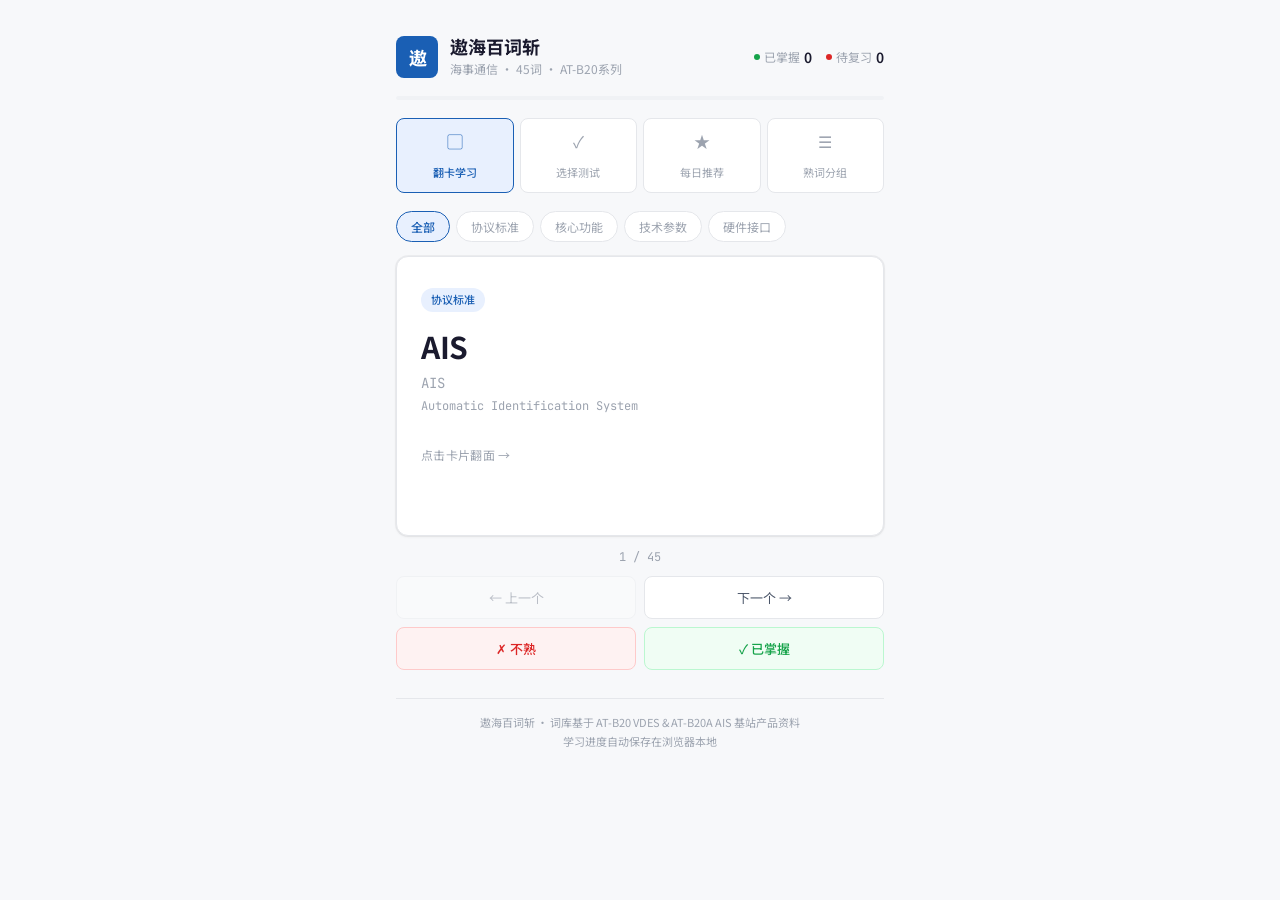
<file: aohai-vocab-cards.html>
<!DOCTYPE html>

<html lang="zh-CN">
<head>
<meta charset="UTF-8">
<meta name="viewport" content="width=device-width, initial-scale=1.0, maximum-scale=1.0, user-scalable=no">
<title>遨海百词斩 · 海事通信专业词汇</title>
<link rel="preconnect" href="https://fonts.googleapis.com">
<link href="https://fonts.googleapis.com/css2?family=Noto+Sans+SC:wght@300;400;500;700&family=JetBrains+Mono:wght@400;500&display=swap" rel="stylesheet">
<style>
*,*::before,*::after{box-sizing:border-box;margin:0;padding:0}
:root{
  --bg:#ffffff;
  --bg-page:#f7f8fa;
  --bg-card:#ffffff;
  --bg-hover:#f2f4f7;
  --bg-surface:#f0f2f5;
  --border:#e5e7eb;
  --border-hover:#d1d5db;
  --border-active:#9db8d6;
  --text:#1a1a2e;
  --text-secondary:#4a5568;
  --text-muted:#9ca3af;
  --accent:#1a5fb4;
  --accent-light:#e8f0fe;
  --accent-mid:#3a7bd5;
  --green:#16a34a;
  --green-light:#f0fdf4;
  --green-border:#bbf7d0;
  --red:#dc2626;
  --red-light:#fef2f2;
  --red-border:#fecaca;
  --font-cn:'Noto Sans SC',system-ui,-apple-system,sans-serif;
  --font-mono:'JetBrains Mono',ui-monospace,monospace;
  --radius:8px;
  --radius-lg:12px;
  --shadow:0 1px 3px rgba(0,0,0,0.06),0 0 0 1px rgba(0,0,0,0.04);
  --shadow-hover:0 4px 12px rgba(0,0,0,0.08),0 0 0 1px rgba(0,0,0,0.04);
  --transition:0.18s ease;
}
html{font-size:16px}
body{font-family:var(--font-cn);background:var(--bg-page);color:var(--text);min-height:100vh;line-height:1.6;-webkit-font-smoothing:antialiased}
.app{max-width:520px;margin:0 auto;padding:16px 16px 80px}
.header{display:flex;align-items:center;justify-content:space-between;padding:20px 0 14px;margin-bottom:4px}
.brand{display:flex;align-items:center;gap:12px}
.logo{width:42px;height:42px;border-radius:var(--radius);background:var(--accent);display:flex;align-items:center;justify-content:center;font-size:18px;font-weight:700;color:white;letter-spacing:-1px}
.brand-text h1{font-size:18px;font-weight:700;color:var(--text);line-height:1.2}
.brand-text p{font-size:12px;color:var(--text-muted);margin-top:1px}
.header-stats{display:flex;gap:14px;font-size:12px;color:var(--text-muted)}
.header-stats span{display:flex;align-items:center;gap:4px}
.header-stats b{color:var(--text);font-weight:600;font-size:14px}
.dot{width:6px;height:6px;border-radius:50%;display:inline-block}.dot.g{background:var(--green)}.dot.r{background:var(--red)}
.progress-bar{height:4px;background:var(--bg-surface);border-radius:2px;margin-bottom:18px;overflow:hidden}
.progress-fill{height:100%;background:linear-gradient(90deg,var(--accent),var(--accent-mid));border-radius:2px;transition:width 0.5s ease;width:0%}
.tabs{display:grid;grid-template-columns:repeat(4,1fr);gap:6px;margin-bottom:18px}
.tab{padding:10px 4px 9px;text-align:center;cursor:pointer;background:var(--bg-card);border:1px solid var(--border);border-radius:var(--radius);transition:var(--transition);position:relative}
.tab:hover{background:var(--bg-hover);border-color:var(--border-hover)}
.tab.active{border-color:var(--accent);background:var(--accent-light)}
.tab-icon{font-size:16px;display:block;margin-bottom:3px;color:var(--text-muted)}.tab.active .tab-icon{color:var(--accent)}
.tab-label{font-size:11px;color:var(--text-muted);font-weight:400}.tab.active .tab-label{color:var(--accent);font-weight:500}
.filters{display:flex;gap:6px;margin-bottom:14px;flex-wrap:wrap}
.chip{padding:5px 14px;font-size:12px;border-radius:999px;cursor:pointer;background:var(--bg-card);border:1px solid var(--border);color:var(--text-muted);transition:var(--transition);font-family:var(--font-cn)}
.chip:hover{border-color:var(--border-hover);color:var(--text-secondary)}
.chip.active{background:var(--accent-light);border-color:var(--accent);color:var(--accent);font-weight:500}
.view{display:none}.view.active{display:block}
.flashcard{background:var(--bg-card);border:1px solid var(--border);border-radius:var(--radius-lg);padding:28px 24px;min-height:280px;cursor:pointer;transition:var(--transition);box-shadow:var(--shadow)}
.flashcard:hover{box-shadow:var(--shadow-hover);border-color:var(--border-hover)}
.flashcard:active{transform:scale(0.995)}
.card-badge{display:inline-block;font-size:11px;padding:3px 10px;border-radius:999px;margin-bottom:16px;background:var(--accent-light);color:var(--accent);font-weight:500}
.card-cn{font-size:30px;font-weight:700;letter-spacing:-0.3px;line-height:1.2;margin-bottom:8px;color:var(--text)}
.card-en{font-family:var(--font-mono);font-size:14px;color:var(--text-muted);font-weight:400}
.card-fullname{font-family:var(--font-mono);font-size:12px;color:var(--text-muted);margin-top:3px}
.card-hint{margin-top:28px;font-size:12px;color:var(--text-muted);letter-spacing:0.3px}
.card-back{display:none}
.detail-section{margin-bottom:14px}.detail-section:last-child{margin-bottom:0}
.detail-label{font-size:10px;text-transform:uppercase;letter-spacing:1.2px;color:var(--text-muted);margin-bottom:4px;font-weight:500}
.detail-content{font-size:14px;line-height:1.75;color:var(--text-secondary)}
.detail-module{display:inline-block;font-size:12px;padding:4px 10px;background:var(--bg-surface);border:1px solid var(--border);border-radius:var(--radius);color:var(--text-secondary);margin-top:2px}
.card-counter{text-align:center;font-size:12px;color:var(--text-muted);margin:12px 0 8px;font-family:var(--font-mono)}
.card-nav{display:flex;gap:8px}
.nav-btn{flex:1;padding:11px;background:var(--bg-card);border:1px solid var(--border);border-radius:var(--radius);cursor:pointer;font-size:13px;color:var(--text-secondary);font-family:var(--font-cn);transition:var(--transition)}
.nav-btn:hover:not(:disabled){background:var(--bg-hover);border-color:var(--border-hover);color:var(--text)}
.nav-btn:disabled{opacity:0.35;cursor:not-allowed}
.mastery-row{display:grid;grid-template-columns:1fr 1fr;gap:8px;margin-top:8px}
.m-btn{padding:11px;border-radius:var(--radius);cursor:pointer;font-size:13px;font-family:var(--font-cn);transition:var(--transition);display:flex;align-items:center;justify-content:center;gap:5px;font-weight:500}
.m-btn.unknown{background:var(--red-light);border:1px solid var(--red-border);color:var(--red)}.m-btn.unknown:hover{background:#fee2e2}
.m-btn.known{background:var(--green-light);border:1px solid var(--green-border);color:var(--green)}.m-btn.known:hover{background:#dcfce7}
.quiz-stem{background:var(--bg-card);border:1px solid var(--border);border-radius:var(--radius-lg);padding:20px;margin-bottom:12px;box-shadow:var(--shadow)}
.quiz-num{font-size:11px;color:var(--text-muted);margin-bottom:8px;font-family:var(--font-mono)}
.quiz-q{font-size:15px;line-height:1.7;color:var(--text)}
.quiz-opts{display:flex;flex-direction:column;gap:8px;margin-bottom:12px}
.quiz-opt{padding:13px 16px;background:var(--bg-card);border:1px solid var(--border);border-radius:var(--radius);cursor:pointer;font-size:14px;display:flex;align-items:center;gap:12px;transition:var(--transition);font-family:var(--font-cn);color:var(--text);box-shadow:var(--shadow)}
.quiz-opt:hover:not(.disabled){background:var(--bg-hover);border-color:var(--border-hover)}
.quiz-opt .letter{width:26px;height:26px;border-radius:50%;flex-shrink:0;font-size:12px;font-weight:500;display:flex;align-items:center;justify-content:center;background:var(--bg-surface);color:var(--text-secondary);font-family:var(--font-mono)}
.quiz-opt .opt-en{font-family:var(--font-mono);font-size:11px;color:var(--text-muted);margin-left:4px}
.quiz-opt.correct{background:var(--green-light);border-color:var(--green-border)}.quiz-opt.correct .letter{background:var(--green);color:white}
.quiz-opt.wrong{background:var(--red-light);border-color:var(--red-border)}.quiz-opt.wrong .letter{background:var(--red);color:white}
.quiz-opt.disabled{cursor:default;pointer-events:none}
.quiz-feedback{padding:14px 16px;background:var(--bg-surface);border:1px solid var(--border);border-radius:var(--radius);font-size:13px;line-height:1.6;color:var(--text-secondary);margin-bottom:12px;display:none}
.quiz-result{display:none}
.stats-grid{display:grid;grid-template-columns:repeat(3,1fr);gap:8px;margin-top:12px}
.stat-card{background:var(--bg-card);border:1px solid var(--border);border-radius:var(--radius);padding:16px;text-align:center;box-shadow:var(--shadow)}
.stat-card .stat-label{font-size:11px;color:var(--text-muted)}.stat-card .stat-val{font-size:22px;font-weight:700;margin-top:4px;font-family:var(--font-mono)}
.btn-row{display:flex;gap:8px;margin-top:12px}
.btn-primary{flex:1;padding:12px;border-radius:var(--radius);cursor:pointer;font-size:14px;font-weight:500;background:var(--accent);color:white;border:none;font-family:var(--font-cn);transition:var(--transition)}.btn-primary:hover{background:var(--accent-mid)}
.daily-hdr{display:flex;align-items:center;justify-content:space-between;margin-bottom:14px}
.daily-title{font-size:16px;font-weight:600;color:var(--text)}.daily-date{font-size:11px;color:var(--text-muted);margin-top:1px;font-family:var(--font-mono)}
.daily-refresh{padding:7px 14px;font-size:12px;border-radius:var(--radius);cursor:pointer;background:var(--bg-card);border:1px solid var(--border);color:var(--text-secondary);font-family:var(--font-cn);transition:var(--transition)}.daily-refresh:hover{background:var(--bg-hover);border-color:var(--border-hover)}
.daily-list{display:flex;flex-direction:column;gap:8px}
.daily-item{background:var(--bg-card);border:1px solid var(--border);border-radius:var(--radius-lg);padding:16px 18px;cursor:pointer;transition:var(--transition);box-shadow:var(--shadow);position:relative}
.daily-item:hover{box-shadow:var(--shadow-hover);border-color:var(--border-hover)}
.daily-item::before{content:'';position:absolute;left:0;top:8px;bottom:8px;width:3px;background:var(--accent);border-radius:0 2px 2px 0;opacity:0;transition:var(--transition)}.daily-item:hover::before{opacity:1}
.daily-top{display:flex;align-items:baseline;justify-content:space-between;gap:10px;margin-bottom:5px}
.daily-cn{font-size:15px;font-weight:600;color:var(--text)}.daily-en{font-family:var(--font-mono);font-size:12px;color:var(--text-muted)}
.daily-def{font-size:13px;color:var(--text-muted);line-height:1.6;display:-webkit-box;-webkit-line-clamp:2;-webkit-box-orient:vertical;overflow:hidden}
.daily-note{text-align:center;font-size:11px;color:var(--text-muted);margin-top:12px}
.m-tabs{display:flex;gap:0;margin-bottom:14px;background:var(--bg-surface);border-radius:var(--radius);padding:3px;border:1px solid var(--border)}
.m-tab{flex:1;padding:8px;font-size:12px;text-align:center;cursor:pointer;border-radius:6px;color:var(--text-muted);transition:var(--transition);font-family:var(--font-cn);background:transparent;border:none}
.m-tab:hover{color:var(--text-secondary)}.m-tab.active{background:var(--bg-card);color:var(--text);font-weight:500;box-shadow:0 1px 3px rgba(0,0,0,0.08)}
.m-list{display:flex;flex-direction:column;gap:6px}
.m-item{display:flex;align-items:center;gap:12px;padding:12px 14px;background:var(--bg-card);border:1px solid var(--border);border-radius:var(--radius);cursor:pointer;transition:var(--transition)}
.m-item:hover{border-color:var(--border-hover);background:var(--bg-hover)}
.m-item-body{flex:1;min-width:0}.m-item .mi-cn{font-size:14px;font-weight:500;color:var(--text)}.m-item .mi-en{font-family:var(--font-mono);font-size:11px;color:var(--text-muted)}
.m-status{font-size:10px;padding:3px 10px;border-radius:999px;white-space:nowrap;font-weight:500}
.m-status.s-unknown{background:var(--red-light);color:var(--red);border:1px solid var(--red-border)}
.m-status.s-known{background:var(--green-light);color:var(--green);border:1px solid var(--green-border)}
.m-status.s-new{background:var(--accent-light);color:var(--accent);border:1px solid #c3d9f5}
.empty-state{text-align:center;padding:40px 20px;color:var(--text-muted);font-size:13px;border:1px dashed var(--border);border-radius:var(--radius-lg);background:var(--bg-card)}
.footer{margin-top:28px;padding-top:14px;border-top:1px solid var(--border);text-align:center;font-size:11px;color:var(--text-muted);line-height:1.8}
@media(max-width:420px){.app{padding:12px 12px 80px}.card-cn{font-size:26px}.flashcard{padding:22px 18px;min-height:250px}.tabs{gap:4px}.tab{padding:9px 2px 8px}.header-stats{flex-direction:column;gap:4px;align-items:flex-end}}
</style>
</head>
<body>
<div class="app">
  <div class="header">
    <div class="brand"><div class="logo">遨</div><div class="brand-text"><h1>遨海百词斩</h1><p>海事通信 · 45词 · AT-B20系列</p></div></div>
    <div class="header-stats"><span><span class="dot g"></span> 已掌握 <b id="hdr-known">0</b></span><span><span class="dot r"></span> 待复习 <b id="hdr-unknown">0</b></span></div>
  </div>
  <div class="progress-bar"><div class="progress-fill" id="progress-fill"></div></div>
  <div class="tabs">
    <div class="tab active" data-mode="flashcard"><span class="tab-icon">&#9634;</span><span class="tab-label">翻卡学习</span></div>
    <div class="tab" data-mode="quiz"><span class="tab-icon">&#10003;</span><span class="tab-label">选择测试</span></div>
    <div class="tab" data-mode="daily"><span class="tab-icon">&#9733;</span><span class="tab-label">每日推荐</span></div>
    <div class="tab" data-mode="mastery"><span class="tab-icon">&#9776;</span><span class="tab-label">熟词分组</span></div>
  </div>
  <div class="view active" id="view-flashcard">
    <div class="filters" id="cat-filters"></div>
    <div class="flashcard" id="flashcard">
      <div id="card-front"><span class="card-badge" id="c-badge">协议标准</span><h2 class="card-cn" id="c-cn">AIS</h2><p class="card-en" id="c-en">AIS</p><p class="card-fullname" id="c-full">Automatic Identification System</p><p class="card-hint">点击卡片翻面 →</p></div>
      <div class="card-back" id="card-back"><div class="detail-section"><div class="detail-label">中文全称</div><div class="detail-content" id="b-cnfull"></div></div><div class="detail-section"><div class="detail-label">释义</div><div class="detail-content" id="b-def"></div></div><div class="detail-section"><div class="detail-label">使用场景</div><div class="detail-content" id="b-scene"></div></div><div class="detail-section"><div class="detail-label">相关产品</div><span class="detail-module" id="b-module"></span></div></div>
    </div>
    <div class="card-counter" id="card-counter">1 / 45</div>
    <div class="card-nav"><button class="nav-btn" id="prev-btn">&larr; 上一个</button><button class="nav-btn" id="next-btn">下一个 &rarr;</button></div>
    <div class="mastery-row"><button class="m-btn unknown" id="mark-unknown">&#10007; 不熟</button><button class="m-btn known" id="mark-known">&#10003; 已掌握</button></div>
  </div>
  <div class="view" id="view-quiz">
    <div class="quiz-stem"><div class="quiz-num">第 <span id="q-num">1</span> 题 · 共10题</div><p class="quiz-q" id="q-text">加载中...</p></div>
    <div class="quiz-opts" id="q-opts"></div><div class="quiz-feedback" id="q-fb"></div>
    <div class="btn-row" id="q-btn-row" style="display:none"><button class="btn-primary" id="q-next">下一题 &rarr;</button></div>
    <div class="quiz-result" id="q-result"><div class="stats-grid"><div class="stat-card"><div class="stat-label">答对</div><div class="stat-val" style="color:var(--green)" id="s-ok">0</div></div><div class="stat-card"><div class="stat-label">答错</div><div class="stat-val" style="color:var(--red)" id="s-err">0</div></div><div class="stat-card"><div class="stat-label">正确率</div><div class="stat-val" style="color:var(--accent)" id="s-rate">0%</div></div></div></div>
  </div>
  <div class="view" id="view-daily">
    <div class="daily-hdr"><div><div class="daily-title">今日推荐</div><div class="daily-date" id="daily-date"></div></div><button class="daily-refresh" id="daily-refresh">换一组</button></div>
    <div class="daily-list" id="daily-list"></div><div class="daily-note">点击词条跳转到翻卡详情</div>
  </div>
  <div class="view" id="view-mastery">
    <div class="m-tabs"><button class="m-tab active" data-filter="unknown">待复习 <span id="cnt-unknown">(0)</span></button><button class="m-tab" data-filter="new">未学 <span id="cnt-new">(45)</span></button><button class="m-tab" data-filter="known">已掌握 <span id="cnt-known">(0)</span></button></div>
    <div class="m-list" id="mastery-list"></div>
  </div>
  <div class="footer">遨海百词斩 · 词库基于 AT-B20 VDES & AT-B20A AIS 基站产品资料<br>学习进度自动保存在浏览器本地</div>
</div>
<script>
(function(){
const V=[
{id:1,cat:"协议标准",cn:"AIS",en:"AIS",full:"Automatic Identification System",cnF:"船舶自动识别系统",def:"用于船舶之间、船岸之间进行通信的海上无线通信系统,能自动交换船舶身份、位置、航向、航速等信息,是现代海事安全的核心系统。",sc:"AT-B20A AIS基站持续接收覆盖区域内的AIS信号,可向船舶发送信息或指令,实现船舶态势感知。",mod:"AT-B20A / AT-B20"},
{id:2,cat:"协议标准",cn:"VDES",en:"VDES",full:"VHF Data Exchange System",cnF:"甚高频数据交换系统",def:"AIS的升级扩展系统,在AIS基础上增加了ASM和VDE信道,提供更大的数据传输带宽,支持更丰富的海事信息服务。",sc:"AT-B20 VDES基站支持AIS、ASM和VDE全信道收发,为全球关键航路与港口提供VDES数据服务。",mod:"AT-B20"},
{id:3,cat:"协议标准",cn:"ASM",en:"ASM",full:"Application Specific Messages",cnF:"特定应用消息",def:"VDES系统中专门承载特定应用消息的信道,用于播发气象、航行警告等海事信息。",sc:"VDES基站支持ASM信道的广播消息和寻址消息播发,ASM信道接收灵敏度优于-118dBm。",mod:"AT-B20"},
{id:4,cat:"协议标准",cn:"VDE",en:"VDE",full:"VHF Data Exchange",cnF:"甚高频数据交换",def:"VDES系统中的宽带数据交换信道,通信速率可达19.2kbps-307.2kbps,用于大容量数据的船岸通信。",sc:"AT-B20 VDES基站支持VDE-1024至VDE-2085等多个VDE信道,支持多种调制方式。",mod:"AT-B20"},
{id:5,cat:"协议标准",cn:"AIS SART",en:"AIS SART",full:"AIS Search and Rescue Transmitter",cnF:"AIS搜救发射器",def:"基于AIS技术的海上搜救应答装置,船舶遇险时可发射求救信号,周边AIS设备能快速定位遇险船舶位置。",sc:"AT-B20及AT-B20A基站均可接收AIS SART信号,支持海上应急搜救场景。",mod:"AT-B20A / AT-B20"},
{id:6,cat:"协议标准",cn:"AIS 航标",en:"AIS AtoN",full:"AIS Aid to Navigation",cnF:"AIS助航设备",def:"装有AIS设备的航标(如灯塔、浮标等),通过AIS向过往船舶播发位置及导航信息,帮助船舶安全通行。",sc:"基站可接收AIS航标播发的信息,并支持虚拟航标播发,用于航道规划与电子围栏。",mod:"AT-B20A / AT-B20"},
{id:7,cat:"协议标准",cn:"A类/B类 AIS",en:"Class A/B",full:"Class A / Class B AIS",cnF:"A类/B类船载AIS",def:"A类AIS为国际航行船舶强制安装(SOLAS公约),B类AIS为小型船舶、渔船等非强制船舶使用的简化版。",sc:"基站可接收A类和B类船载AIS播发的动静态信息,并可指配其位置信息更新频率。",mod:"AT-B20A / AT-B20"},
{id:8,cat:"协议标准",cn:"MSI",en:"MSI",full:"Maritime Safety Information",cnF:"海上安全信息",def:"向船舶播发的航行安全相关信息,包括航行警告、气象警报、水文信息、搜救信息等。",sc:"AT-B20 VDES基站支持MSI播发,为航行船舶提供实时安全信息。",mod:"AT-B20"},
{id:9,cat:"协议标准",cn:"ITU-R M.1371-6",en:"ITU-R M.1371-6",full:"ITU-R Recommendation M.1371-6",cnF:"国际电信联盟AIS技术标准",def:"国际电信联盟(ITU)发布的AIS核心技术标准,规定了技术特性、消息格式、信道使用等。",sc:"AT-B20A严格遵循ITU-R M.1371-6标准,保证全球AIS设备兼容性。",mod:"AT-B20A / AT-B20"},
{id:10,cat:"协议标准",cn:"ITU-R M.2092-2",en:"ITU-R M.2092-2",full:"ITU-R Recommendation M.2092-2",cnF:"国际电信联盟VDES技术标准",def:"国际电信联盟发布的VDES系统技术标准,定义了信道配置、调制方式、数据交换协议等。",sc:"AT-B20符合ITU-R M.2092-2标准,并获德国BSH形式认证。",mod:"AT-B20"},
{id:11,cat:"协议标准",cn:"IEC 62320-1",en:"IEC 62320-1",full:"IEC 62320-1 Standard",cnF:"AIS基站设备国际标准",def:"国际电工委员会发布的AIS岸基设备性能标准,规定了功能要求、技术指标和测试方法。",sc:"AT-B20系列均通过IEC 62320-1测试,确保国际合规性。",mod:"AT-B20A / AT-B20"},
{id:12,cat:"协议标准",cn:"IEC 61162-1",en:"IEC 61162-1",full:"IEC 61162-1 Standard",cnF:"船舶导航设备数字接口标准",def:"国际电工委员会发布的船用导航与通信设备数字接口标准,规定了设备间数据传输的协议格式。",sc:"AT-B20系列支持IEC 61162-1:2018接口规范,便于与其他系统对接。",mod:"AT-B20A / AT-B20"},
{id:13,cat:"协议标准",cn:"BSH认证",en:"BSH",full:"Federal Maritime and Hydrographic Agency",cnF:"德国联邦海事水文局认证",def:"德国联邦海事水文局(BSH)颁发的海事设备形式认证,是海事行业权威的合规认证之一。",sc:"AT-B20 VDES基站已获BSH形式认证,射频性能等达到国际海事最高水平。",mod:"AT-B20"},
{id:14,cat:"核心功能",cn:"虚拟航标",en:"Virtual AtoN",full:"Virtual Aid to Navigation",cnF:"虚拟航标播发",def:"通过AIS基站发送虚拟航标信号,在电子海图上显示不存在实体的航标,用于临时标识危险区域等。",sc:"AT-B20 VDES基站支持不少于80个虚拟航标播发,可用于航道规划、电子围栏。",mod:"AT-B20A / AT-B20"},
{id:15,cat:"核心功能",cn:"双机热备",en:"Hot Standby",full:"Dual-unit Hot Standby",cnF:"双机热备份",def:"两台设备同时工作,主设备故障时备用设备自动接管,保证业务连续性和系统高可靠性。",sc:"AT-B20系列均支持双机热备,大幅提升系统可靠性。",mod:"AT-B20A / AT-B20"},
{id:16,cat:"核心功能",cn:"断点续传",en:"Breakpoint Resume",full:"Breakpoint Resume Transmission",cnF:"断点续传",def:"网络中断时将数据本地存储,网络恢复后自动继续传输,避免数据丢失。",sc:"基站支持断点续传,断网时AIS数据本地存储,联网后自动发送。",mod:"AT-B20A / AT-B20"},
{id:17,cat:"核心功能",cn:"频谱感知",en:"Spectrum Sensing",full:"Spectrum Sensing",cnF:"频谱感知",def:"设备自动检测无线电频谱使用状况,可实时监测VHF数据链路的信噪比、信号强度、链路负载等。",sc:"AT-B20A基站具备频谱感知功能,可自动监测SNR、RSSI、链路负载等。",mod:"AT-B20A"},
{id:18,cat:"核心功能",cn:"软件无线电",en:"SDR",full:"Software Defined Radio",cnF:"软件无线电",def:"通过软件实现信号处理的无线电技术,取代传统硬件电路,灵活性高、可升级。",sc:"AT-B20A基于SDR技术,实现多种AIS信号的灵活接收与处理。",mod:"AT-B20A"},
{id:19,cat:"核心功能",cn:"电子围栏",en:"Geofencing",full:"Geofencing",cnF:"电子围栏",def:"利用虚拟航标和电子海图在海面上划设虚拟边界,船舶进出时触发告警。",sc:"AT-B20A通过虚拟航标播发支持电子围栏建设,适用于港区管理。",mod:"AT-B20A"},
{id:20,cat:"核心功能",cn:"差分信息播发",en:"DGNSS Broadcast",full:"BD/GPS Differential Message Broadcasting",cnF:"北斗/GPS差分信息播发",def:"将卫星定位差分修正数据通过AIS信道播发给船舶,使定位精度从米级提升到亚米级。",sc:"AT-B20A支持BD/GPS差分信息播发,为港口、内河船舶提供高精度定位。",mod:"AT-B20A"},
{id:21,cat:"核心功能",cn:"位置信息指配",en:"Position Assignment",full:"Vessel Position Reporting Interval Assignment",cnF:"船位信息播发频率指配",def:"基站向船舶发送指令,指定其位置信息播发的时间间隔,实现高频次位置更新。",sc:"AT-B20A支持对A类/B类船舶位置信息更新频率的监测、查询和指配。",mod:"AT-B20A / AT-B20"},
{id:22,cat:"核心功能",cn:"等保认证",en:"Cybersecurity Cert.",full:"Cybersecurity Compliance Certification",cnF:"信息安全等级保护认证",def:"中国国家信息安全等级保护制度下的合规认证,是政府、关键基础设施类项目的准入门槛。",sc:"AT-B20 VDES基站支持用户等保认证,满足海事基础设施网络安全合规要求。",mod:"AT-B20"},
{id:23,cat:"核心功能",cn:"远程升级",en:"Remote Upgrade",full:"Remote Upgrade",cnF:"远程升级",def:"通过网络远程更新设备固件或软件,无需现场维护,降低运维成本。",sc:"AT-B20 VDES基站支持远程升级,配合双机热备实现不间断维护。",mod:"AT-B20"},
{id:24,cat:"核心功能",cn:"船舶态势感知",en:"Situational Awareness",full:"Vessel Situational Awareness",cnF:"船舶态势感知",def:"实时获取覆盖区域内船舶的位置、航向、航速、身份等信息,形成海上交通态势图。",sc:"AT-B20系列通过持续接收AIS信号,为港口、海事部门提供船舶态势感知。",mod:"AT-B20A / AT-B20"},
{id:25,cat:"技术参数",cn:"接收灵敏度",en:"Rx Sensitivity",full:"Receiver Sensitivity",cnF:"接收灵敏度",def:"接收机能正确解调信号的最低输入功率,数值越低灵敏度越高,覆盖越远。",sc:"AT-B20系列AIS/ASM信道接收灵敏度优于-118dBm@20%PER。",mod:"AT-B20A / AT-B20"},
{id:26,cat:"技术参数",cn:"发射功率",en:"Tx Power",full:"Transmit Power",cnF:"发射功率",def:"发射机输出的射频信号功率,决定信号传输距离。功率越大覆盖越远。",sc:"AT-B20系列发射功率可选12.5W/1W两档。",mod:"AT-B20A / AT-B20"},
{id:27,cat:"技术参数",cn:"调制方式",en:"Modulation",full:"Modulation Type",cnF:"调制方式",def:"将数字信号转换为射频信号的方式。AIS使用GMSK,VDES还支持π/4QPSK、16QAM。",sc:"AT-B20 VDES基站支持GMSK、π/4QPSK、16QAM多种调制方式。",mod:"AT-B20A / AT-B20"},
{id:28,cat:"技术参数",cn:"GMSK",en:"GMSK",full:"Gaussian Minimum Shift Keying",cnF:"高斯最小频移键控",def:"一种连续相位的频率调制方式,频谱利用率高、抗干扰强,是AIS标准调制方式。",sc:"AT-B20A使用GMSK调制,信道带宽12.5kHz/25kHz,通信速率9.6kbps。",mod:"AT-B20A / AT-B20"},
{id:29,cat:"技术参数",cn:"SNR",en:"SNR",full:"Signal to Noise Ratio",cnF:"信噪比",def:"信号功率与噪声功率的比值(dB)。SNR越高信号质量越好,通信越可靠。",sc:"AT-B20系列自动监测VHF数据链路的SNR,评估链路质量。",mod:"AT-B20A / AT-B20"},
{id:30,cat:"技术参数",cn:"RSSI",en:"RSSI",full:"Received Signal Strength Indicator",cnF:"接收信号强度指示",def:"接收端测量到的信号功率大小(dBm),用于评估链路质量和信号覆盖。",sc:"基站自动监测VHF数据链路的RSSI,实时反映接收信号强弱。",mod:"AT-B20A / AT-B20"},
{id:31,cat:"技术参数",cn:"PER",en:"PER",full:"Packet Error Rate",cnF:"包错误率",def:"接收数据包中错误包的比例,是衡量无线通信质量的关键指标。PER越低越可靠。",sc:"AT-B20 AIS信道灵敏度优于20%PER@-118dBm。",mod:"AT-B20A / AT-B20"},
{id:32,cat:"技术参数",cn:"GNSS",en:"GNSS",full:"Global Navigation Satellite System",cnF:"全球导航卫星系统",def:"卫星导航系统统称,包括北斗、GPS、GLONASS、GALILEO四大系统。",sc:"AT-B20系列支持四大GNSS系统,通道数量不少于48。",mod:"AT-B20A / AT-B20"},
{id:33,cat:"技术参数",cn:"VHF",en:"VHF",full:"Very High Frequency",cnF:"甚高频",def:"频率范围30-300MHz的无线电波,海事通信主要使用156-162.025MHz频段。",sc:"AT-B20系列工作在VHF频段,天线频率范围156–162.5MHz。",mod:"AT-B20A / AT-B20"},
{id:34,cat:"技术参数",cn:"电压驻波比",en:"VSWR",full:"Voltage Standing Wave Ratio",cnF:"电压驻波比",def:"衡量天线与传输线阻抗匹配的指标,理想值为1,越接近1效率越高。",sc:"AT-B20系列VHF天线VSWR≤1.5,保证良好阻抗匹配。",mod:"AT-B20A / AT-B20"},
{id:35,cat:"技术参数",cn:"天线增益",en:"Antenna Gain",full:"Antenna Gain",cnF:"天线增益",def:"天线将能量集中到特定方向的能力(dBi)。增益越高覆盖越远。",sc:"VDES基站天线增益5.1dBi,AIS基站可选≥6dBi全向天线。",mod:"AT-B20A / AT-B20"},
{id:36,cat:"技术参数",cn:"冷启动/热启动",en:"Cold/Hot Start",full:"Cold Start / Hot Start Sensitivity",cnF:"冷启动/热启动灵敏度",def:"GNSS接收机首次定位的两种状态。冷启动从零搜星;热启动有星历,定位更快。",sc:"AT-B20系列GNSS冷启动灵敏度优于-146dBm,热启动优于-153dBm。",mod:"AT-B20A / AT-B20"},
{id:37,cat:"技术参数",cn:"高稳时钟",en:"Stable Clock",full:"High Stability Clock Input",cnF:"高稳定度时钟",def:"提供高精度时间基准的时钟源,用于对时间同步要求极高的通信系统。",sc:"AT-B20系列支持外部高稳时钟输入,保证TDMA时隙同步精度。",mod:"AT-B20A / AT-B20"},
{id:38,cat:"硬件接口",cn:"RS-422",en:"RS-422",full:"RS-422 Serial Interface",cnF:"RS-422串行接口",def:"差分平衡式串行通信接口,传输距离可达1200米,抗干扰强,用于恶劣环境。",sc:"AT-B20系列配备2路RS-422串口,连接外部系统。",mod:"AT-B20A / AT-B20"},
{id:39,cat:"硬件接口",cn:"RS-232",en:"RS-232",full:"RS-232 Serial Interface",cnF:"RS-232串行接口",def:"经典串行通信接口,传输距离较短(15米内),广泛用于设备调试。",sc:"AT-B20系列配备4路RS-232串口。",mod:"AT-B20A / AT-B20"},
{id:40,cat:"硬件接口",cn:"GPIO/PPS",en:"GPIO/PPS",full:"General Purpose IO / Pulse Per Second",cnF:"通用IO/秒脉冲接口",def:"GPIO为通用输入输出接口;PPS为秒脉冲信号,用于精确时间同步。",sc:"AT-B20系列配备1路GPIO/PPS接口。",mod:"AT-B20A / AT-B20"},
{id:41,cat:"硬件接口",cn:"UHF-K接口",en:"UHF-K",full:"UHF-K Antenna Connector",cnF:"UHF-K型天线接口",def:"大尺寸射频同轴连接器,常用于VHF/UHF通信设备天线连接,机械强度高。",sc:"AT-B20系列VHF天线接口采用UHF-K型。",mod:"AT-B20A / AT-B20"},
{id:42,cat:"硬件接口",cn:"TNC-K接口",en:"TNC-K",full:"TNC-K Antenna Connector",cnF:"TNC-K型天线接口",def:"螺纹锁紧式射频同轴连接器,频率可达11GHz,常用于GNSS天线连接。",sc:"AT-B20系列GNSS天线接口采用TNC-K型。",mod:"AT-B20A / AT-B20"},
{id:43,cat:"硬件接口",cn:"2U机架",en:"2U Rack",full:"2U 19-inch Rack-mounted",cnF:"2U 19英寸机架式安装",def:"工业标准机柜安装规格,1U=44.45mm高,2U即88.9mm高,便于机房集成。",sc:"AT-B20系列采用19英寸机架安装,高度2U。",mod:"AT-B20A / AT-B20"},
{id:44,cat:"硬件接口",cn:"双电源",en:"Dual Power",full:"Dual AC/DC Power Supply",cnF:"交流/直流双电源",def:"同时支持AC和DC两路供电,主电源故障时自动切换备用电源。",sc:"AT-B20系列支持AC 220V和DC 12~36V双电源自动切换。",mod:"AT-B20A / AT-B20"},
{id:45,cat:"硬件接口",cn:"TCP/IP配置",en:"TCP/IP Config",full:"Local and Remote Configuration via TCP/IP",cnF:"TCP/IP网络配置",def:"通过TCP/IP网络对设备进行本地或远程配置管理和状态监测。",sc:"AT-B20系列支持TCP/IP网络配置监测。",mod:"AT-B20A / AT-B20"}
];
const CATS=['all','协议标准','核心功能','技术参数','硬件接口'];
const catN={all:'全部','协议标准':'协议标准','核心功能':'核心功能','技术参数':'技术参数','硬件接口':'硬件接口'};
let st={mastery:{},curCat:'all'};
function save(){try{localStorage.setItem('aohai_v3',JSON.stringify(st))}catch(e){}}
function load(){try{const d=localStorage.getItem('aohai_v3');if(d)st=JSON.parse(d)}catch(e){}}
load();
function shuffle(a){return a.slice().sort(()=>Math.random()-0.5)}
function seededShuffle(a,s){const o=a.slice();for(let i=o.length-1;i>0;i--){s=(s*9301+49297)%233280;const j=Math.floor((s/233280)*(i+1));[o[i],o[j]]=[o[j],o[i]]}return o}
function pool(){return st.curCat==='all'?V:V.filter(v=>v.cat===st.curCat)}
function updateHeader(){const kn=Object.values(st.mastery).filter(x=>x==='known').length;const un=Object.values(st.mastery).filter(x=>x==='unknown').length;document.getElementById('hdr-known').textContent=kn;document.getElementById('hdr-unknown').textContent=un;document.getElementById('cnt-known').textContent='('+kn+')';document.getElementById('cnt-unknown').textContent='('+un+')';document.getElementById('cnt-new').textContent='('+(V.length-kn-un)+')';document.getElementById('progress-fill').style.width=Math.round(kn/V.length*100)+'%'}
updateHeader();
document.querySelectorAll('.tab').forEach(t=>t.addEventListener('click',()=>{document.querySelectorAll('.tab').forEach(x=>x.classList.remove('active'));t.classList.add('active');const m=t.dataset.mode;document.querySelectorAll('.view').forEach(v=>v.classList.remove('active'));document.getElementById('view-'+m).classList.add('active');if(m==='quiz')startQuiz();if(m==='daily')renderDaily();if(m==='mastery')renderMastery('unknown')}));
const cf=document.getElementById('cat-filters');CATS.forEach(c=>{const ch=document.createElement('span');ch.className='chip'+(c==='all'?' active':'');ch.textContent=catN[c];ch.dataset.cat=c;ch.addEventListener('click',()=>{cf.querySelectorAll('.chip').forEach(x=>x.classList.remove('active'));ch.classList.add('active');st.curCat=c;ci=0;renderCard()});cf.appendChild(ch)});
let ci=0,flipped=false;
function renderCard(){const p=pool();if(!p.length)return;if(ci>=p.length)ci=0;const v=p[ci];flipped=false;document.getElementById('card-front').style.display='block';document.getElementById('card-back').style.display='none';document.getElementById('c-badge').textContent=v.cat;document.getElementById('c-cn').textContent=v.cn;document.getElementById('c-en').textContent=v.en;document.getElementById('c-full').textContent=v.full;document.getElementById('b-cnfull').textContent=v.cnF;document.getElementById('b-def').textContent=v.def;document.getElementById('b-scene').textContent=v.sc;document.getElementById('b-module').textContent=v.mod;document.getElementById('card-counter').textContent=(ci+1)+' / '+p.length;document.getElementById('prev-btn').disabled=ci===0;document.getElementById('next-btn').disabled=ci===p.length-1}
renderCard();
document.getElementById('flashcard').addEventListener('click',()=>{flipped=!flipped;document.getElementById('card-front').style.display=flipped?'none':'block';document.getElementById('card-back').style.display=flipped?'block':'none'});
document.getElementById('prev-btn').addEventListener('click',e=>{e.stopPropagation();if(ci>0){ci--;renderCard()}});
document.getElementById('next-btn').addEventListener('click',e=>{e.stopPropagation();if(ci<pool().length-1){ci++;renderCard()}});
document.getElementById('mark-unknown').addEventListener('click',e=>{e.stopPropagation();st.mastery[pool()[ci].id]='unknown';save();updateHeader();const el=e.currentTarget;el.textContent='✓ 已标记';setTimeout(()=>el.innerHTML='&#10007; 不熟',600)});
document.getElementById('mark-known').addEventListener('click',e=>{e.stopPropagation();st.mastery[pool()[ci].id]='known';save();updateHeader();if(ci<pool().length-1){ci++;renderCard()}else{const el=e.currentTarget;el.textContent='✓ 全部完成!';setTimeout(()=>el.innerHTML='&#10003; 已掌握',600)}});
let qPool=[],qi=0,sOk=0,sErr=0;
function startQuiz(){qPool=shuffle(V).slice(0,10);qi=0;sOk=0;sErr=0;document.getElementById('q-result').style.display='none';document.getElementById('q-next').textContent='下一题 →';document.getElementById('q-next').onclick=()=>{qi++;renderQ()};renderQ()}
function renderQ(){if(qi>=qPool.length){endQuiz();return}const v=qPool[qi];const sc=V.filter(x=>x.id!==v.id&&x.cat===v.cat);const others=(sc.length>=3?shuffle(sc).slice(0,3):shuffle(V.filter(x=>x.id!==v.id)).slice(0,3));const opts=shuffle([v,...others]);document.getElementById('q-num').textContent=qi+1;document.getElementById('q-text').textContent='「'+v.def+'」— 以上描述的是哪个术语?';const oc=document.getElementById('q-opts');oc.innerHTML='';const L='ABCD';opts.forEach((o,i)=>{const b=document.createElement('div');b.className='quiz-opt';b.innerHTML='<span class="letter">'+L[i]+'</span><span>'+o.cn+' <span class="opt-en">'+o.en+'</span></span>';b.addEventListener('click',()=>answer(b,o,v,oc));oc.appendChild(b)});document.getElementById('q-fb').style.display='none';document.getElementById('q-btn-row').style.display='none'}
function answer(btn,chosen,correct,oc){oc.querySelectorAll('.quiz-opt').forEach(o=>o.classList.add('disabled'));const fb=document.getElementById('q-fb');if(chosen.id===correct.id){btn.classList.add('correct');sOk++;fb.innerHTML='<b style="color:var(--green)">&#10003; 正确!</b> '+correct.cn+' · '+correct.full}else{btn.classList.add('wrong');sErr++;oc.querySelectorAll('.quiz-opt').forEach(o=>{if(o.textContent.includes(correct.cn))o.classList.add('correct')});st.mastery[correct.id]='unknown';fb.innerHTML='<b style="color:var(--red)">&#10007; 答案: '+correct.cn+'</b> · '+correct.full+'<br><span style="color:var(--text-muted)">'+correct.sc+'</span>'}save();updateHeader();fb.style.display='block';document.getElementById('q-btn-row').style.display='flex'}
function endQuiz(){const rate=sOk+sErr>0?Math.round(sOk/(sOk+sErr)*100):0;document.getElementById('q-text').textContent='本轮测试完成!';document.getElementById('q-num').textContent=qPool.length;document.getElementById('q-opts').innerHTML='';document.getElementById('q-fb').style.display='none';document.getElementById('s-ok').textContent=sOk;document.getElementById('s-err').textContent=sErr;document.getElementById('s-rate').textContent=rate+'%';document.getElementById('q-result').style.display='block';document.getElementById('q-btn-row').style.display='flex';document.getElementById('q-next').textContent='再来一轮';document.getElementById('q-next').onclick=startQuiz}
let dailyOff=0;
function renderDaily(){const d=new Date();document.getElementById('daily-date').textContent=d.getFullYear()+'.'+(d.getMonth()+1).toString().padStart(2,'0')+'.'+d.getDate().toString().padStart(2,'0');const seed=d.getFullYear()*10000+(d.getMonth()+1)*100+d.getDate()+dailyOff;const picks=seededShuffle(V,seed).slice(0,5);const list=document.getElementById('daily-list');list.innerHTML='';picks.forEach(v=>{const el=document.createElement('div');el.className='daily-item';el.innerHTML='<div class="daily-top"><span class="daily-cn">'+v.cn+'</span><span class="daily-en">'+v.en+'</span></div><div class="daily-def">'+v.def+'</div>';el.addEventListener('click',()=>goTo(v.id));list.appendChild(el)})}
document.getElementById('daily-refresh').addEventListener('click',()=>{dailyOff+=7919;renderDaily()});
function goTo(id){ci=V.findIndex(x=>x.id===id);st.curCat='all';cf.querySelectorAll('.chip').forEach(c=>c.classList.toggle('active',c.dataset.cat==='all'));document.querySelectorAll('.tab').forEach(t=>t.classList.toggle('active',t.dataset.mode==='flashcard'));document.querySelectorAll('.view').forEach(v=>v.classList.remove('active'));document.getElementById('view-flashcard').classList.add('active');renderCard();window.scrollTo({top:0,behavior:'smooth'})}
document.querySelectorAll('.m-tab').forEach(t=>t.addEventListener('click',()=>{document.querySelectorAll('.m-tab').forEach(x=>x.classList.remove('active'));t.classList.add('active');renderMastery(t.dataset.filter)}));
function renderMastery(f){const list=document.getElementById('mastery-list');list.innerHTML='';let items;if(f==='unknown')items=V.filter(v=>st.mastery[v.id]==='unknown');else if(f==='known')items=V.filter(v=>st.mastery[v.id]==='known');else items=V.filter(v=>!st.mastery[v.id]);if(!items.length){list.innerHTML='<div class="empty-state">这个分组暂时没有词<br>去翻卡学习标记掌握状态吧</div>';return}items.forEach(v=>{const s=st.mastery[v.id]||'new';const sT=s==='known'?'已掌握':s==='unknown'?'待复习':'未学';const el=document.createElement('div');el.className='m-item';el.innerHTML='<div class="m-item-body"><div class="mi-cn">'+v.cn+'</div><div class="mi-en">'+v.en+'</div></div><span class="m-status s-'+s+'">'+sT+'</span>';el.addEventListener('click',()=>goTo(v.id));list.appendChild(el)})}
})();
</script>
</body>
</html>
</file>
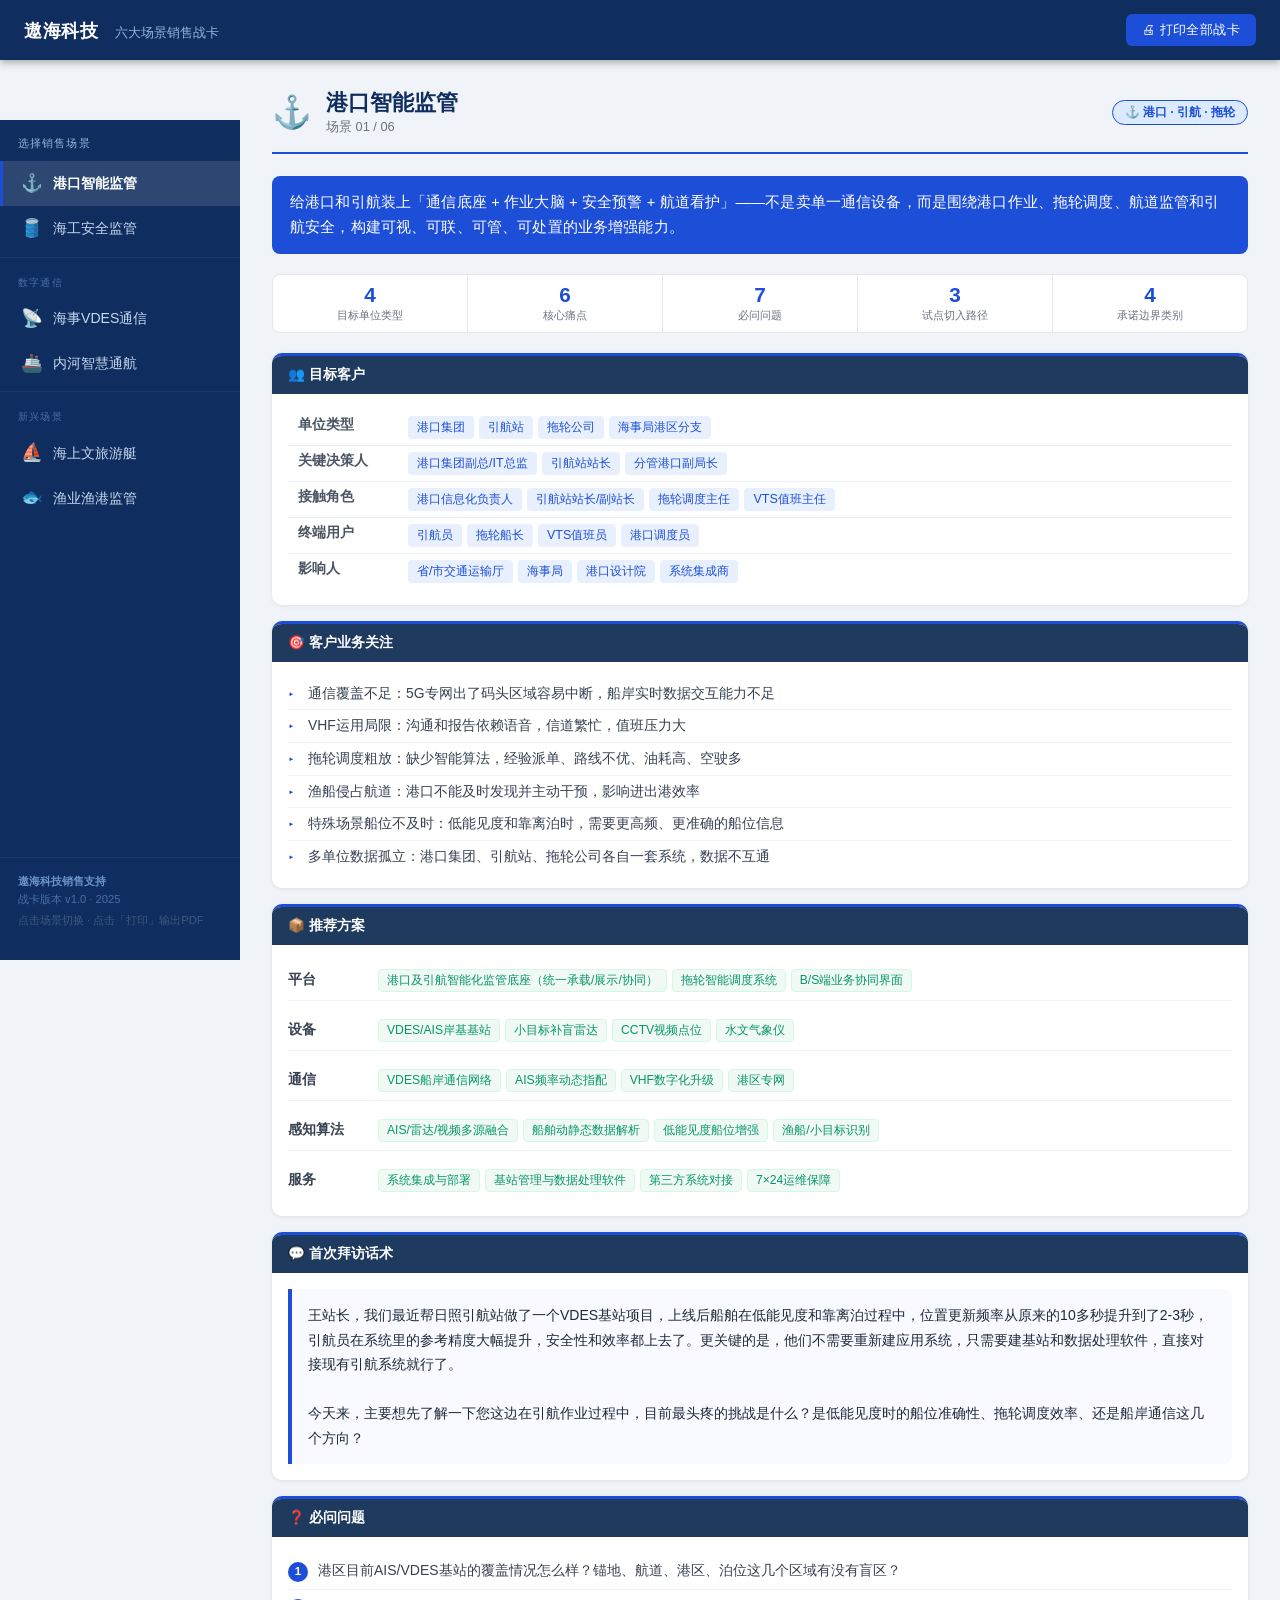
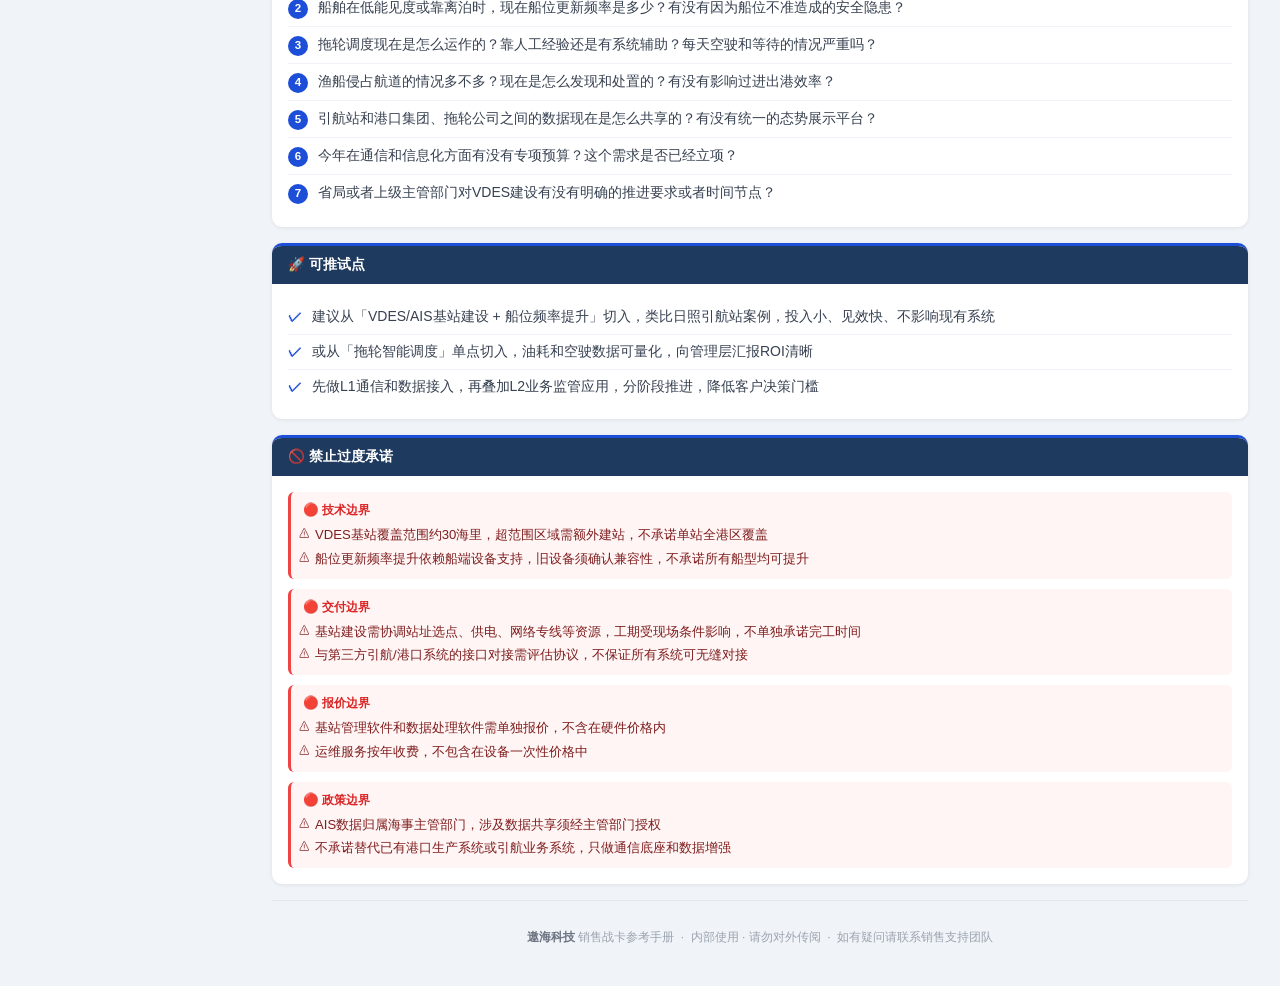
<file: sales-battlecards.html>
<!DOCTYPE html>
<html lang="zh-CN">
<head>
<meta charset="UTF-8">
<meta name="viewport" content="width=device-width, initial-scale=1.0">
<title>遨海科技 — 六大场景销售战卡</title>
<style>
*{box-sizing:border-box;margin:0;padding:0}
body{font-family:"PingFang SC","Hiragino Sans GB","Microsoft YaHei",sans-serif;background:#f0f4f8;color:#1a2535;min-height:100vh}
a{text-decoration:none;color:inherit}

/* ── LAYOUT ── */
#app{display:flex;flex-direction:column;min-height:100vh}
header{background:#0f2d5e;color:#fff;padding:0 24px;height:60px;display:flex;align-items:center;justify-content:space-between;position:sticky;top:0;z-index:100;box-shadow:0 2px 8px rgba(0,0,0,.35)}
header h1{font-size:1.15rem;font-weight:700;letter-spacing:.04em}
header .sub{font-size:.8rem;color:#93b4d8;margin-left:12px}
.header-left{display:flex;align-items:baseline;gap:4px}
.print-btn{background:#1d4ed8;color:#fff;border:none;padding:7px 16px;border-radius:6px;font-size:.82rem;cursor:pointer;font-family:inherit;letter-spacing:.03em;transition:background .2s}
.print-btn:hover{background:#1e40af}
.mobile-menu-btn{display:none;background:none;border:none;color:#fff;font-size:1.4rem;cursor:pointer;padding:4px 8px}

.body-wrap{display:flex;flex:1;overflow:hidden}

/* ── SIDEBAR ── */
#sidebar{width:240px;min-width:240px;background:#0f2d5e;color:#fff;display:flex;flex-direction:column;padding:16px 0;overflow-y:auto;position:sticky;top:60px;height:calc(100vh - 60px)}
.sidebar-title{font-size:.7rem;color:#93b4d8;letter-spacing:.1em;text-transform:uppercase;padding:0 18px 10px}
.nav-btn{display:flex;align-items:center;gap:10px;padding:11px 18px;cursor:pointer;border:none;background:none;color:#c5d8ee;font-family:inherit;font-size:.88rem;width:100%;text-align:left;border-left:3px solid transparent;transition:all .18s;line-height:1.3}
.nav-btn .icon{font-size:1.1rem;flex-shrink:0}
.nav-btn .label{flex:1}
.nav-btn:hover{background:rgba(255,255,255,.08);color:#fff}
.nav-btn.active{color:#fff;background:rgba(255,255,255,.12);font-weight:600}

/* ── MAIN ── */
#main{flex:1;overflow-y:auto;padding:28px 32px;max-width:1100px}
.scenario-panel{display:none}
.scenario-panel.active{display:block}

/* ── SCENARIO HEADER ── */
.sc-header{display:flex;align-items:center;gap:14px;margin-bottom:22px;padding-bottom:16px;border-bottom:2px solid var(--accent)}
.sc-icon{font-size:2rem}
.sc-title{font-size:1.35rem;font-weight:700;color:#0f2d5e}
.sc-num{font-size:.8rem;color:#6b7280;margin-top:2px}

/* ── TAGLINE ── */
.tagline-box{background:var(--accent);color:#fff;border-radius:8px;padding:14px 18px;margin-bottom:20px;font-size:.92rem;line-height:1.7;letter-spacing:.01em}

/* ── MODULE CARD ── */
.module-card{background:#fff;border-radius:10px;box-shadow:0 1px 4px rgba(0,0,0,.08);margin-bottom:16px;overflow:hidden;border-top:3px solid var(--accent)}
.module-header{background:#1e3a5f;color:#fff;padding:10px 16px;font-size:.85rem;font-weight:600;display:flex;align-items:center;gap:8px}
.module-body{padding:16px}

/* ── CUSTOMER TABLE ── */
.cust-table{width:100%;border-collapse:collapse;font-size:.86rem}
.cust-table td{padding:6px 10px;vertical-align:top;border-bottom:1px solid #e8eef5}
.cust-table td:first-child{color:#4b5563;font-weight:600;width:110px;white-space:nowrap}
.cust-table tr:last-child td{border-bottom:none}

/* ── TAGS ── */
.tags{display:flex;flex-wrap:wrap;gap:5px}
.tag{background:#e8f0fe;color:#1d4ed8;border-radius:4px;padding:3px 9px;font-size:.78rem;font-weight:500}
.tag.accent{background:var(--accent-light);color:var(--accent)}

/* ── BULLET LIST ── */
.bullet-list{list-style:none;padding:0}
.bullet-list li{padding:5px 0 5px 20px;position:relative;font-size:.87rem;line-height:1.55;border-bottom:1px solid #f0f4f8;color:#374151}
.bullet-list li:last-child{border-bottom:none}
.bullet-list li::before{content:"▸";position:absolute;left:0;color:var(--accent);font-size:.75rem;top:7px}

/* ── SOLUTION GRID ── */
.solution-grid{display:grid;gap:10px}
.solution-row{display:flex;align-items:flex-start;gap:10px;padding:8px 0;border-bottom:1px solid #f0f4f8;font-size:.86rem}
.solution-row:last-child{border-bottom:none}
.sol-label{color:#374151;font-weight:600;min-width:80px;flex-shrink:0;padding-top:2px}
.sol-tags{display:flex;flex-wrap:wrap;gap:5px}
.sol-tag{background:#f0f9f4;color:#059669;border-radius:4px;padding:2px 8px;font-size:.76rem;border:1px solid #d1fae5}

/* ── SCRIPT BOX ── */
.script-box{border-left:4px solid var(--accent);background:#f8faff;border-radius:0 8px 8px 0;padding:14px 16px;font-size:.875rem;line-height:1.75;color:#1e293b;white-space:pre-wrap;word-break:break-all}

/* ── NUMBERED LIST ── */
.q-list{list-style:none;padding:0;counter-reset:qcnt}
.q-list li{counter-increment:qcnt;display:flex;gap:10px;padding:7px 0;border-bottom:1px solid #f0f4f8;font-size:.875rem;line-height:1.55;color:#374151}
.q-list li:last-child{border-bottom:none}
.q-list li::before{content:counter(qcnt);background:var(--accent);color:#fff;border-radius:50%;width:20px;height:20px;display:flex;align-items:center;justify-content:center;font-size:.72rem;font-weight:700;flex-shrink:0;margin-top:2px}

/* ── PILOT LIST ── */
.check-list{list-style:none;padding:0}
.check-list li{display:flex;gap:10px;padding:6px 0;border-bottom:1px solid #f0f4f8;font-size:.875rem;line-height:1.55;color:#374151}
.check-list li:last-child{border-bottom:none}
.check-list li::before{content:"✓";color:var(--accent);font-weight:700;flex-shrink:0}

/* ── BOUNDARY SECTION ── */
.boundary-grid{display:grid;gap:10px}
.boundary-group{background:#fff5f5;border-radius:6px;padding:10px 12px;border-left:3px solid #ef4444}
.boundary-group-title{font-size:.78rem;font-weight:700;color:#dc2626;margin-bottom:6px;display:flex;align-items:center;gap:6px}
.boundary-items{display:flex;flex-direction:column;gap:4px}
.boundary-item{font-size:.82rem;color:#7f1d1d;line-height:1.5;padding-left:12px;position:relative}
.boundary-item::before{content:"⚠";position:absolute;left:-4px;font-size:.7rem}

/* ── FOCUS / ACCESSIBILITY ── */
.nav-btn:focus-visible{outline:2px solid #60a5fa;outline-offset:-2px}
.print-btn:focus-visible{outline:2px solid #93c5fd;outline-offset:2px}

/* ── SELECTION ── */
::selection{background:rgba(29,78,216,.18);color:inherit}

/* ── SCROLLBAR (webkit) ── */
#main::-webkit-scrollbar{width:6px}
#main::-webkit-scrollbar-track{background:transparent}
#main::-webkit-scrollbar-thumb{background:#cbd5e1;border-radius:3px}
#main::-webkit-scrollbar-thumb:hover{background:#94a3b8}
#sidebar::-webkit-scrollbar{width:4px}
#sidebar::-webkit-scrollbar-track{background:transparent}
#sidebar::-webkit-scrollbar-thumb{background:#1e4a7a;border-radius:2px}

/* ── TRANSITIONS ── */
.module-card{transition:box-shadow .15s}
.module-card:hover{box-shadow:0 3px 12px rgba(0,0,0,.12)}
.tagline-box{transition:opacity .2s}
.scenario-panel.active .tagline-box{opacity:1}

/* ── PRINT HEADER ── */
.print-only-header{display:none}
@media print{
  .print-only-header{display:flex;align-items:center;gap:10px;margin-bottom:16px;padding-bottom:12px;border-bottom:2px solid #0f2d5e}
  .print-only-header .co-name{font-size:1.1rem;font-weight:700;color:#0f2d5e}
  .print-only-header .co-sub{font-size:.8rem;color:#6b7280}
}

/* ── MOBILE ── */
@media(max-width:768px){
  #sidebar{display:none;position:fixed;top:60px;left:0;height:calc(100vh - 60px);z-index:200;box-shadow:4px 0 16px rgba(0,0,0,.3)}
  #sidebar.open{display:flex}
  .mobile-menu-btn{display:block}
  #main{padding:16px}
  .body-wrap{flex-direction:column}
  .stats-bar{flex-wrap:wrap}
  .stat-item{flex:1 1 30%;border-bottom:1px solid #e5e7eb}
  .sc-badge{display:none}
  .sc-title{font-size:1.1rem}
  .module-header{font-size:.82rem;padding:9px 13px}
  .cust-table td:first-child{width:80px;font-size:.78rem}
  .q-list li{font-size:.82rem}
  .bullet-list li{font-size:.82rem}
  .check-list li{font-size:.82rem}
  .script-box{font-size:.82rem}
  .boundary-item{font-size:.79rem}
  .tagline-box{font-size:.85rem}
  .sol-tag{font-size:.72rem}
}
@media(max-width:480px){
  header h1{font-size:1rem}
  header .sub{display:none}
  .sc-num{display:none}
  .stats-bar{display:none}
}

/* ── STATS BAR ── */
.stats-bar{display:flex;gap:0;margin-bottom:20px;border-radius:8px;overflow:hidden;border:1px solid #e5e7eb;background:#fff}
.stat-item{flex:1;text-align:center;padding:10px 6px;border-right:1px solid #e5e7eb;position:relative}
.stat-item:last-child{border-right:none}
.stat-num{font-size:1.3rem;font-weight:700;color:var(--accent);line-height:1}
.stat-label{font-size:.68rem;color:#6b7280;margin-top:3px;line-height:1.2}

/* ── FOOTER ── */
.page-footer{text-align:center;padding:28px 0 12px;font-size:.75rem;color:#9ca3af;border-top:1px solid #e5e7eb;margin-top:8px}
.page-footer strong{color:#6b7280}

/* ── BADGE ── */
.sc-badge{display:inline-flex;align-items:center;gap:5px;background:var(--accent-light);color:var(--accent);border:1px solid var(--accent);border-radius:20px;padding:3px 12px;font-size:.75rem;font-weight:600;margin-left:auto}

/* ── DIVIDER ── */
.section-divider{height:1px;background:linear-gradient(to right,var(--accent) 0%,transparent 100%);margin:6px 0 14px;opacity:.25}

/* ── HIGHLIGHT QUOTE ── */
.highlight-row{background:var(--accent-light);border-radius:4px;padding:3px 8px;margin-bottom:2px;font-size:.84rem;color:#1e293b}

/* ── SCROLL HINT ── */
.scroll-hint{display:none}
@media(max-width:768px){
  .scroll-hint{display:block;text-align:center;font-size:.75rem;color:#93b4d8;padding:8px 0 0;letter-spacing:.05em}
}

/* ── NAV SECTION LABEL ── */
.nav-section{padding:18px 18px 6px;font-size:.65rem;color:#4a6fa5;letter-spacing:.12em;text-transform:uppercase;border-top:1px solid rgba(255,255,255,.06);margin-top:6px}

/* ── TOOLTIP STYLE ── */
.info-tip{font-size:.72rem;color:#9ca3af;font-style:italic;margin-top:5px}

/* ── PRINT ── */
@media print{
  header,#sidebar,.print-btn,.mobile-menu-btn,.page-footer,.scroll-hint{display:none!important}
  body{background:#fff}
  #main{padding:0;overflow:visible;max-width:none}
  .body-wrap{display:block}
  .scenario-panel{display:block!important;page-break-after:always;margin-bottom:0;padding:18px 24px}
  .scenario-panel:last-child{page-break-after:auto}
  .module-card{box-shadow:none;border:1px solid #ddd;break-inside:avoid;margin-bottom:10px}
  .tagline-box{-webkit-print-color-adjust:exact;print-color-adjust:exact}
  .module-header{-webkit-print-color-adjust:exact;print-color-adjust:exact}
  .boundary-group{-webkit-print-color-adjust:exact;print-color-adjust:exact}
  .sc-header{padding-bottom:10px;margin-bottom:12px}
  .tagline-box{margin-bottom:12px;padding:10px 14px}
  .module-body{padding:12px}
}
</style>
</head>
<body>
<div id="app">
<header>
  <div class="header-left">
    <h1>遨海科技</h1>
    <span class="sub">六大场景销售战卡</span>
  </div>
  <div style="display:flex;gap:10px;align-items:center">
    <button class="print-btn" onclick="window.print()">🖨 打印全部战卡</button>
    <button class="mobile-menu-btn" onclick="toggleSidebar()">☰</button>
  </div>
</header>
<div class="body-wrap">
<nav id="sidebar">
  <div class="sidebar-title">选择销售场景</div>
  <button class="nav-btn active" data-idx="0" onclick="showScenario(0)" style="border-left-color:#1d4ed8">
    <span class="icon">⚓</span><span class="label">港口智能监管</span>
  </button>
  <button class="nav-btn" data-idx="1" onclick="showScenario(1)">
    <span class="icon">🛢️</span><span class="label">海工安全监管</span>
  </button>
  <div class="nav-section">数字通信</div>
  <button class="nav-btn" data-idx="2" onclick="showScenario(2)">
    <span class="icon">📡</span><span class="label">海事VDES通信</span>
  </button>
  <button class="nav-btn" data-idx="3" onclick="showScenario(3)">
    <span class="icon">🚢</span><span class="label">内河智慧通航</span>
  </button>
  <div class="nav-section">新兴场景</div>
  <button class="nav-btn" data-idx="4" onclick="showScenario(4)">
    <span class="icon">⛵</span><span class="label">海上文旅游艇</span>
  </button>
  <button class="nav-btn" data-idx="5" onclick="showScenario(5)">
    <span class="icon">🐟</span><span class="label">渔业渔港监管</span>
  </button>
  <div style="flex:1"></div>
  <div style="padding:16px 18px;font-size:.7rem;color:#4a6fa5;border-top:1px solid rgba(255,255,255,.06)">
    <div style="margin-bottom:3px;font-weight:600;color:#6b93c7">遨海科技销售支持</div>
    <div>战卡版本 v1.0 · 2025</div>
    <div style="margin-top:6px;color:#3d5a80">点击场景切换 · 点击「打印」输出PDF</div>
  </div>
  <div class="scroll-hint">▲ 向上滚动选择场景</div>
</nav>
<main id="main">

<!-- ══════════════════════════════════════════════════════
     SCENARIO 0: 港口智能监管
═══════════════════════════════════════════════════════ -->
<div class="scenario-panel active" id="panel-0" style="--accent:#1d4ed8;--accent-light:#dbeafe">

<div class="print-only-header">
  <span style="font-size:1.4rem">⚓</span>
  <div><div class="co-name">遨海科技 — 销售战卡</div><div class="co-sub">场景 01：港口智能监管 · 内部参考 · 请勿对外传阅</div></div>
</div>

<div class="sc-header">
  <span class="sc-icon">⚓</span>
  <div>
    <div class="sc-title">港口智能监管</div>
    <div class="sc-num">场景 01 / 06</div>
  </div>
  <span class="sc-badge">⚓ 港口 · 引航 · 拖轮</span>
</div>

<div class="tagline-box">
给港口和引航装上「通信底座 + 作业大脑 + 安全预警 + 航道看护」——不是卖单一通信设备，而是围绕港口作业、拖轮调度、航道监管和引航安全，构建可视、可联、可管、可处置的业务增强能力。
</div>

<div class="stats-bar">
  <div class="stat-item"><div class="stat-num">4</div><div class="stat-label">目标单位类型</div></div>
  <div class="stat-item"><div class="stat-num">6</div><div class="stat-label">核心痛点</div></div>
  <div class="stat-item"><div class="stat-num">7</div><div class="stat-label">必问问题</div></div>
  <div class="stat-item"><div class="stat-num">3</div><div class="stat-label">试点切入路径</div></div>
  <div class="stat-item"><div class="stat-num">4</div><div class="stat-label">承诺边界类别</div></div>
</div>

<!-- 目标客户 -->
<div class="module-card">
  <div class="module-header">👥 目标客户</div>
  <div class="module-body">
    <table class="cust-table">
      <tr><td>单位类型</td><td><div class="tags"><span class="tag">港口集团</span><span class="tag">引航站</span><span class="tag">拖轮公司</span><span class="tag">海事局港区分支</span></div></td></tr>
      <tr><td>关键决策人</td><td><div class="tags"><span class="tag">港口集团副总/IT总监</span><span class="tag">引航站站长</span><span class="tag">分管港口副局长</span></div></td></tr>
      <tr><td>接触角色</td><td><div class="tags"><span class="tag">港口信息化负责人</span><span class="tag">引航站站长/副站长</span><span class="tag">拖轮调度主任</span><span class="tag">VTS值班主任</span></div></td></tr>
      <tr><td>终端用户</td><td><div class="tags"><span class="tag">引航员</span><span class="tag">拖轮船长</span><span class="tag">VTS值班员</span><span class="tag">港口调度员</span></div></td></tr>
      <tr><td>影响人</td><td><div class="tags"><span class="tag">省/市交通运输厅</span><span class="tag">海事局</span><span class="tag">港口设计院</span><span class="tag">系统集成商</span></div></td></tr>
    </table>
  </div>
</div>

<!-- 客户业务关注 -->
<div class="module-card">
  <div class="module-header">🎯 客户业务关注</div>
  <div class="module-body">
    <ul class="bullet-list">
      <li>通信覆盖不足：5G专网出了码头区域容易中断，船岸实时数据交互能力不足</li>
      <li>VHF运用局限：沟通和报告依赖语音，信道繁忙，值班压力大</li>
      <li>拖轮调度粗放：缺少智能算法，经验派单、路线不优、油耗高、空驶多</li>
      <li>渔船侵占航道：港口不能及时发现并主动干预，影响进出港效率</li>
      <li>特殊场景船位不及时：低能见度和靠离泊时，需要更高频、更准确的船位信息</li>
      <li>多单位数据孤立：港口集团、引航站、拖轮公司各自一套系统，数据不互通</li>
    </ul>
  </div>
</div>

<!-- 推荐方案 -->
<div class="module-card">
  <div class="module-header">📦 推荐方案</div>
  <div class="module-body">
    <div class="solution-grid">
      <div class="solution-row"><span class="sol-label">平台</span><div class="sol-tags"><span class="sol-tag">港口及引航智能化监管底座（统一承载/展示/协同）</span><span class="sol-tag">拖轮智能调度系统</span><span class="sol-tag">B/S端业务协同界面</span></div></div>
      <div class="solution-row"><span class="sol-label">设备</span><div class="sol-tags"><span class="sol-tag">VDES/AIS岸基基站</span><span class="sol-tag">小目标补盲雷达</span><span class="sol-tag">CCTV视频点位</span><span class="sol-tag">水文气象仪</span></div></div>
      <div class="solution-row"><span class="sol-label">通信</span><div class="sol-tags"><span class="sol-tag">VDES船岸通信网络</span><span class="sol-tag">AIS频率动态指配</span><span class="sol-tag">VHF数字化升级</span><span class="sol-tag">港区专网</span></div></div>
      <div class="solution-row"><span class="sol-label">感知算法</span><div class="sol-tags"><span class="sol-tag">AIS/雷达/视频多源融合</span><span class="sol-tag">船舶动静态数据解析</span><span class="sol-tag">低能见度船位增强</span><span class="sol-tag">渔船/小目标识别</span></div></div>
      <div class="solution-row"><span class="sol-label">服务</span><div class="sol-tags"><span class="sol-tag">系统集成与部署</span><span class="sol-tag">基站管理与数据处理软件</span><span class="sol-tag">第三方系统对接</span><span class="sol-tag">7×24运维保障</span></div></div>
    </div>
  </div>
</div>

<!-- 首次拜访话术 -->
<div class="module-card">
  <div class="module-header">💬 首次拜访话术</div>
  <div class="module-body">
    <div class="script-box">王站长，我们最近帮日照引航站做了一个VDES基站项目，上线后船舶在低能见度和靠离泊过程中，位置更新频率从原来的10多秒提升到了2-3秒，引航员在系统里的参考精度大幅提升，安全性和效率都上去了。更关键的是，他们不需要重新建应用系统，只需要建基站和数据处理软件，直接对接现有引航系统就行了。

今天来，主要想先了解一下您这边在引航作业过程中，目前最头疼的挑战是什么？是低能见度时的船位准确性、拖轮调度效率、还是船岸通信这几个方向？</div>
  </div>
</div>

<!-- 必问问题 -->
<div class="module-card">
  <div class="module-header">❓ 必问问题</div>
  <div class="module-body">
    <ol class="q-list">
      <li>港区目前AIS/VDES基站的覆盖情况怎么样？锚地、航道、港区、泊位这几个区域有没有盲区？</li>
      <li>船舶在低能见度或靠离泊时，现在船位更新频率是多少？有没有因为船位不准造成的安全隐患？</li>
      <li>拖轮调度现在是怎么运作的？靠人工经验还是有系统辅助？每天空驶和等待的情况严重吗？</li>
      <li>渔船侵占航道的情况多不多？现在是怎么发现和处置的？有没有影响过进出港效率？</li>
      <li>引航站和港口集团、拖轮公司之间的数据现在是怎么共享的？有没有统一的态势展示平台？</li>
      <li>今年在通信和信息化方面有没有专项预算？这个需求是否已经立项？</li>
      <li>省局或者上级主管部门对VDES建设有没有明确的推进要求或者时间节点？</li>
    </ol>
  </div>
</div>

<!-- 可推试点 -->
<div class="module-card">
  <div class="module-header">🚀 可推试点</div>
  <div class="module-body">
    <ul class="check-list">
      <li>建议从「VDES/AIS基站建设 + 船位频率提升」切入，类比日照引航站案例，投入小、见效快、不影响现有系统</li>
      <li>或从「拖轮智能调度」单点切入，油耗和空驶数据可量化，向管理层汇报ROI清晰</li>
      <li>先做L1通信和数据接入，再叠加L2业务监管应用，分阶段推进，降低客户决策门槛</li>
    </ul>
  </div>
</div>

<!-- 禁止过度承诺 -->
<div class="module-card">
  <div class="module-header">🚫 禁止过度承诺</div>
  <div class="module-body">
    <div class="boundary-grid">
      <div class="boundary-group">
        <div class="boundary-group-title">🔴 技术边界</div>
        <div class="boundary-items">
          <div class="boundary-item">VDES基站覆盖范围约30海里，超范围区域需额外建站，不承诺单站全港区覆盖</div>
          <div class="boundary-item">船位更新频率提升依赖船端设备支持，旧设备须确认兼容性，不承诺所有船型均可提升</div>
        </div>
      </div>
      <div class="boundary-group">
        <div class="boundary-group-title">🔴 交付边界</div>
        <div class="boundary-items">
          <div class="boundary-item">基站建设需协调站址选点、供电、网络专线等资源，工期受现场条件影响，不单独承诺完工时间</div>
          <div class="boundary-item">与第三方引航/港口系统的接口对接需评估协议，不保证所有系统可无缝对接</div>
        </div>
      </div>
      <div class="boundary-group">
        <div class="boundary-group-title">🔴 报价边界</div>
        <div class="boundary-items">
          <div class="boundary-item">基站管理软件和数据处理软件需单独报价，不含在硬件价格内</div>
          <div class="boundary-item">运维服务按年收费，不包含在设备一次性价格中</div>
        </div>
      </div>
      <div class="boundary-group">
        <div class="boundary-group-title">🔴 政策边界</div>
        <div class="boundary-items">
          <div class="boundary-item">AIS数据归属海事主管部门，涉及数据共享须经主管部门授权</div>
          <div class="boundary-item">不承诺替代已有港口生产系统或引航业务系统，只做通信底座和数据增强</div>
        </div>
      </div>
    </div>
  </div>
</div>

</div><!-- /panel-0 -->

<!-- ══════════════════════════════════════════════════════
     SCENARIO 1: 海工安全监管
═══════════════════════════════════════════════════════ -->
<div class="scenario-panel" id="panel-1" style="--accent:#0369a1;--accent-light:#e0f2fe">

<div class="print-only-header">
  <span style="font-size:1.4rem">🛢️</span>
  <div><div class="co-name">遨海科技 — 销售战卡</div><div class="co-sub">场景 02：海工安全监管 · 内部参考 · 请勿对外传阅</div></div>
</div>

<div class="sc-header">
  <span class="sc-icon">🛢️</span>
  <div>
    <div class="sc-title">海工安全监管</div>
    <div class="sc-num">场景 02 / 06</div>
  </div>
  <span class="sc-badge">🛢️ 风电 · 油气 · 海缆</span>
</div>

<div class="tagline-box">
以AIS、VDES、雷达、视频、无人机、卫星、气象海况与数智平台为基础，构建海工作业区域的「感知、预警、监管、调度与处置」闭环能力——让海工作业从「靠经验、靠人工、靠事后处理」变成「看得见、判得准、避得早、处置快」。
</div>

<div class="stats-bar">
  <div class="stat-item"><div class="stat-num">6</div><div class="stat-label">目标单位类型</div></div>
  <div class="stat-item"><div class="stat-num">6</div><div class="stat-label">核心痛点</div></div>
  <div class="stat-item"><div class="stat-num">7</div><div class="stat-label">必问问题</div></div>
  <div class="stat-item"><div class="stat-num">3</div><div class="stat-label">试点切入路径</div></div>
  <div class="stat-item"><div class="stat-num">4</div><div class="stat-label">承诺边界类别</div></div>
</div>

<div class="module-card">
  <div class="module-header">👥 目标客户</div>
  <div class="module-body">
    <table class="cust-table">
      <tr><td>单位类型</td><td><div class="tags"><span class="tag">海上风电业主/运营方</span><span class="tag">油气平台运营方</span><span class="tag">海上施工单位</span><span class="tag">海缆管线业主</span><span class="tag">海洋牧场/深远海养殖企业</span><span class="tag">科考测绘单位</span></div></td></tr>
      <tr><td>关键决策人</td><td><div class="tags"><span class="tag">集团副总/安全委员会主席</span><span class="tag">项目总指挥</span><span class="tag">CEO/董事会（大型平台）</span></div></td></tr>
      <tr><td>接触角色</td><td><div class="tags"><span class="tag">安全总监/HSE经理</span><span class="tag">海上作业指挥/调度中心负责人</span><span class="tag">信息化/数字化负责人</span><span class="tag">运维部经理</span></div></td></tr>
      <tr><td>终端用户</td><td><div class="tags"><span class="tag">海上作业调度员</span><span class="tag">岸基指挥中心值班人员</span><span class="tag">HSE安全监察人员</span><span class="tag">守护船船长</span></div></td></tr>
      <tr><td>影响人</td><td><div class="tags"><span class="tag">海事局/应急管理部门</span><span class="tag">能源主管部门</span><span class="tag">第三方安全认证机构</span><span class="tag">EPC总包商</span></div></td></tr>
    </table>
  </div>
</div>

<div class="module-card">
  <div class="module-header">🎯 客户业务关注</div>
  <div class="module-body">
    <ul class="bullet-list">
      <li>全域感知覆盖不足：远海和重点作业区存在盲区，看不清现场全貌</li>
      <li>通信链路不稳定：现场信息传不回来，指挥指令发不出去，联动效率低</li>
      <li>气象海况影响大：风浪流雾直接影响出海、施工、靠泊与应急处置决策</li>
      <li>作业对象复杂：船、人、平台、设备、区域和资源多方协同，现场易失控</li>
      <li>风险识别依赖人工：外来船闯入、异常锚泊、偏航、碰撞风险发现慢</li>
      <li>应急响应链条长：通知、研判、调度、处置、留痕分散，事后难复盘</li>
    </ul>
  </div>
</div>

<div class="module-card">
  <div class="module-header">📦 推荐方案</div>
  <div class="module-body">
    <div class="solution-grid">
      <div class="solution-row"><span class="sol-label">平台</span><div class="sol-tags"><span class="sol-tag">海工全场景安全监管平台（一平台八类能力）</span><span class="sol-tag">作业区电子围栏管理系统</span><span class="sol-tag">应急调度与处置闭环系统</span></div></div>
      <div class="solution-row"><span class="sol-label">设备</span><div class="sol-tags"><span class="sol-tag">AIS/VDES岸基/船端设备</span><span class="sol-tag">小目标补盲雷达</span><span class="sol-tag">CCTV视频监控</span><span class="sol-tag">无人机巡检系统</span><span class="sol-tag">气象海况浮标/传感器</span><span class="sol-tag">卫星通信终端</span></div></div>
      <div class="solution-row"><span class="sol-label">通信</span><div class="sol-tags"><span class="sol-tag">VDES/AIS船岸通信</span><span class="sol-tag">卫星通信（远海备份）</span><span class="sol-tag">平台/作业区专网</span><span class="sol-tag">VHF语音补充</span></div></div>
      <div class="solution-row"><span class="sol-label">感知算法</span><div class="sol-tags"><span class="sol-tag">多源感知融合（AIS+雷达+视频）</span><span class="sol-tag">AI风险识别（外来船/异常锚泊/人员落水）</span><span class="sol-tag">气象海况实时评估</span><span class="sol-tag">作业窗口辅助判断</span></div></div>
      <div class="solution-row"><span class="sol-label">服务</span><div class="sol-tags"><span class="sol-tag">方案设计与建设实施</span><span class="sol-tag">分场景定制配置（风电/油气/施工/海缆）</span><span class="sol-tag">应急演练支撑服务</span><span class="sol-tag">7×24运维保障</span></div></div>
    </div>
  </div>
</div>

<div class="module-card">
  <div class="module-header">💬 首次拜访话术</div>
  <div class="module-body">
    <div class="script-box">陈总，我们接触过几家海上风电运营商，他们以前管风场靠的是运维船长的经验——天气能不能出海、哪条船今天去哪个风机，全靠电话协调。出了事才知道，事前没有预警，事中指挥慢，事后复盘难。

我们帮他们建了一套海工监管平台，现在风场海域内所有运维船、交通船的位置实时可见，气象窗口系统辅助判断，出海审批有记录，异常靠近风机提前告警，人员落水可联动守护船。整个风场从「靠经验管」变成了「系统管、闭环查」。

今天来，想先了解一下您这边海上作业目前在哪个环节压力最大——是感知盲区、通信不稳、还是风险识别和应急处置方面？</div>
  </div>
</div>

<div class="module-card">
  <div class="module-header">❓ 必问问题</div>
  <div class="module-body">
    <ol class="q-list">
      <li>您现在负责的海工作业区域大概多大范围？主要是什么类型的作业（风电/油气/施工/海缆）？</li>
      <li>作业现场的感知手段现在有哪些？有没有存在盲区的区域，特别是远海或夜间？</li>
      <li>现场和岸基指挥中心之间，主要靠什么通信手段？有没有遇到过通信中断导致指挥失联的情况？</li>
      <li>气象海况对您的作业影响大不大？目前是怎么评估「今天能不能出海/施工」的？</li>
      <li>发现异常情况（比如外来船闯入、人员落水）后，从发现到处置，现在大概需要多长时间？</li>
      <li>最近一年有没有发生过安全事故或者险情？事后复盘时发现哪个环节是最大短板？</li>
      <li>今年在安全生产信息化方面有没有预算？是集团统一配置还是项目自行采购？</li>
    </ol>
  </div>
</div>

<div class="module-card">
  <div class="module-header">🚀 可推试点</div>
  <div class="module-body">
    <ul class="check-list">
      <li>建议从L1「基础感知与通信接入」切入：AIS/VDES、雷达、气象海况接入，先把作业区看起来、连起来</li>
      <li>对风电客户优先讲「作业区电子围栏+运维船监管」；对油气客户优先讲「平台周界安全预警」；对施工客户优先讲「施工区入侵检测」</li>
      <li>先做共性底座，再叠加重点场景，最后做闭环运营——分三步推进，每步都有可交付成果</li>
    </ul>
  </div>
</div>

<div class="module-card">
  <div class="module-header">🚫 禁止过度承诺</div>
  <div class="module-body">
    <div class="boundary-grid">
      <div class="boundary-group">
        <div class="boundary-group-title">🔴 技术边界</div>
        <div class="boundary-items">
          <div class="boundary-item">无人机受天气、电池续航影响，不承诺全天候、超长时间作业覆盖</div>
          <div class="boundary-item">卫星通信使用费按流量/时长计费，不包含在硬件价格内，须单独预算</div>
          <div class="boundary-item">AI风险识别在复杂海况、强逆光场景下识别率下降，需人工复核</div>
        </div>
      </div>
      <div class="boundary-group">
        <div class="boundary-group-title">🔴 交付边界</div>
        <div class="boundary-items">
          <div class="boundary-item">海上设备安装施工须遵守海事作业安全规程，工期受天窗期和气象影响，不单独承诺完工时间</div>
          <div class="boundary-item">远海平台设备部署依赖作业船配合，协调周期须纳入整体计划</div>
        </div>
      </div>
      <div class="boundary-group">
        <div class="boundary-group-title">🔴 报价边界</div>
        <div class="boundary-items">
          <div class="boundary-item">卫星通信费用按使用量另计，不捆绑在系统建设合同内</div>
          <div class="boundary-item">不同海工场景（风电/油气/施工）功能配置不同，不做一刀切捆绑报价</div>
        </div>
      </div>
      <div class="boundary-group">
        <div class="boundary-group-title">🔴 政策边界</div>
        <div class="boundary-items">
          <div class="boundary-item">涉及海上搜救联动须与海事局/海上搜救中心协调，不独立承诺联动能力</div>
          <div class="boundary-item">海工平台数据属于业主，不上传至公有云，默认私有化部署</div>
        </div>
      </div>
    </div>
  </div>
</div>

</div><!-- /panel-1 -->

<!-- ══════════════════════════════════════════════════════
     SCENARIO 2: 海事VDES通信
═══════════════════════════════════════════════════════ -->
<div class="scenario-panel" id="panel-2" style="--accent:#0f766e;--accent-light:#ccfbf1">

<div class="print-only-header">
  <span style="font-size:1.4rem">📡</span>
  <div><div class="co-name">遨海科技 — 销售战卡</div><div class="co-sub">场景 03：海事VDES通信 · 内部参考 · 请勿对外传阅</div></div>
</div>

<div class="sc-header">
  <span class="sc-icon">📡</span>
  <div>
    <div class="sc-title">海事VDES通信</div>
    <div class="sc-num">场景 03 / 06</div>
  </div>
  <span class="sc-badge">📡 海事局 · VTS · 搜救</span>
</div>

<div class="tagline-box">
不是卖一个孤立的VDES设备，而是以VDES岸基、船端和岸基管理系统为基础，打通AIS、ASM、VDE数据汇聚、船岸通信、业务信息交互、安全信息广播、报文统计和远程运维能力——帮助海事重点水域提升「通信数字化、监管协同和安全信息触达」能力。
</div>

<div class="stats-bar">
  <div class="stat-item"><div class="stat-num">4</div><div class="stat-label">目标单位类型</div></div>
  <div class="stat-item"><div class="stat-num">6</div><div class="stat-label">核心痛点</div></div>
  <div class="stat-item"><div class="stat-num">7</div><div class="stat-label">必问问题</div></div>
  <div class="stat-item"><div class="stat-num">3</div><div class="stat-label">试点切入路径</div></div>
  <div class="stat-item"><div class="stat-num">4</div><div class="stat-label">承诺边界类别</div></div>
</div>

<div class="module-card">
  <div class="module-header">👥 目标客户</div>
  <div class="module-body">
    <table class="cust-table">
      <tr><td>单位类型</td><td><div class="tags"><span class="tag">省/市海事局</span><span class="tag">海事搜救中心/分中心</span><span class="tag">海事VTS中心</span><span class="tag">海巡执法支队</span></div></td></tr>
      <tr><td>关键决策人</td><td><div class="tags"><span class="tag">省海事局局长/分管副局长</span><span class="tag">市海事局局长</span><span class="tag">省厅科技委</span></div></td></tr>
      <tr><td>接触角色</td><td><div class="tags"><span class="tag">科技信息处长</span><span class="tag">VTS中心主任</span><span class="tag">搜救分中心负责人</span><span class="tag">通信设备管理员</span></div></td></tr>
      <tr><td>终端用户</td><td><div class="tags"><span class="tag">VTS值班员</span><span class="tag">搜救调度员</span><span class="tag">海巡船船员</span><span class="tag">海事信息系统管理员</span></div></td></tr>
      <tr><td>影响人</td><td><div class="tags"><span class="tag">交通运输部海事局</span><span class="tag">IMO国际海事组织技术标准</span><span class="tag">省交通运输厅</span><span class="tag">通信设备检测机构</span></div></td></tr>
    </table>
  </div>
</div>

<div class="module-card">
  <div class="module-header">🎯 客户业务关注</div>
  <div class="module-body">
    <ul class="bullet-list">
      <li>全面感知覆盖不足：AIS、CCTV、雷达等传感器覆盖范围有限，近海可见，远海和重点区域仍有盲区</li>
      <li>AIS/VHF频段拥挤：AIS设备增多，VHF频段通信更加拥堵，值班压力上升</li>
      <li>传统通信数字化不足：仅依赖语音和人工通知，难以承载航警、引航、港口服务、气象等多类型信息</li>
      <li>智能化水平有限：对船舶信息造假、偏航、碰撞、人员落水、电子欺骗等风险识别能力不足</li>
      <li>应急响应效率不高：发现异常后，资源调配与部门协同处置机制不够健全</li>
      <li>高风险船舶监管压力大：危化品船、客船，新能源汽车、锂电池等新货种带来新安全压力</li>
    </ul>
  </div>
</div>

<div class="module-card">
  <div class="module-header">📦 推荐方案</div>
  <div class="module-body">
    <div class="solution-grid">
      <div class="solution-row"><span class="sol-label">平台</span><div class="sol-tags"><span class="sol-tag">VDES岸基管理系统（数据汇聚/通信控制/业务应用）</span><span class="sol-tag">船舶流量统计分析模块</span><span class="sol-tag">系统运行状态监控模块</span></div></div>
      <div class="solution-row"><span class="sol-label">设备</span><div class="sol-tags"><span class="sol-tag">岸基VDES基站（3个/套起）</span><span class="sol-tag">船端VDES船台设备</span><span class="sol-tag">网络专线（数据汇聚链路）</span><span class="sol-tag">省局管理中心服务器</span></div></div>
      <div class="solution-row"><span class="sol-label">通信</span><div class="sol-tags"><span class="sol-tag">AIS数据接收与解析</span><span class="sol-tag">ASM应用业务消息交互</span><span class="sol-tag">VDE-TER地面数据交换</span><span class="sol-tag">安全信息广播/定向推送</span></div></div>
      <div class="solution-row"><span class="sol-label">感知算法</span><div class="sol-tags"><span class="sol-tag">AIS船舶动静态信息汇聚</span><span class="sol-tag">ASM业务消息解析</span><span class="sol-tag">报文统计与通信质量分析</span><span class="sol-tag">基站关键性能指标监控</span></div></div>
      <div class="solution-row"><span class="sol-label">服务</span><div class="sol-tags"><span class="sol-tag">基站远程控制与配置服务</span><span class="sol-tag">系统集成实施</span><span class="sol-tag">与VTS/搜救系统对接</span><span class="sol-tag">培训与运维保障</span></div></div>
    </div>
  </div>
</div>

<div class="module-card">
  <div class="module-header">💬 首次拜访话术</div>
  <div class="module-body">
    <div class="script-box">李处，我们最近在浙江省局和青岛港分别做了VDES基站项目，有一个共同的反馈——上线之后最直接的感受是「船位更及时了」，在靠离泊和低能见度场景下，更新频率从10多秒压缩到2-3秒，值班人员的安全感和工作效率都提升了。更重要的是，航警、气象、台风等安全信息现在可以通过VDES直接发到船端，不再只能靠VHF语音广播，效率和覆盖面都上来了。

今天来，想先请教一下您这边目前在通信覆盖或者安全信息触达方面，最突出的问题是什么？是频段拥挤、盲区覆盖、还是安全信息怎么快速到船这几个方向？</div>
  </div>
</div>

<div class="module-card">
  <div class="module-header">❓ 必问问题</div>
  <div class="module-body">
    <ol class="q-list">
      <li>目前重点水域AIS/VHF通信拥挤的情况有多严重？有没有因为频段拥挤影响到正常值班的案例？</li>
      <li>航警、气象预报、台风预警等安全信息，现在主要靠什么手段传达到船端？有没有延迟或到达不了的情况？</li>
      <li>现在管辖水域有多少个AIS基站？覆盖范围够不够？有没有盲区特别明显的航段？</li>
      <li>岸基设备的运行状态，现在是怎么监控的？设备出现故障，多久能发现、多久能处置？</li>
      <li>VDES建设有没有上级主管部门（交通部海事局/省厅）下达的推进要求或者项目计划？</li>
      <li>省局管理中心、各搜救分中心、VTS系统之间的数据现在是怎么打通的？有没有统一平台？</li>
      <li>今年科技信息化专项经费大概是什么量级？这个项目是否已经纳入预算或者立项计划？</li>
    </ol>
  </div>
</div>

<div class="module-card">
  <div class="module-header">🚀 可推试点</div>
  <div class="module-body">
    <ul class="check-list">
      <li>建议先从「VDES岸基通信能力建设」切入，3个基站起，覆盖主要航道，数据汇聚到管理中心，快速验证效果</li>
      <li>或从「安全信息广播」单点切入：把现有航警、气象、台风信息接入VDES广播，效果直观、决策阻力小</li>
      <li>先做基站+管理中心+专线三者打通（L1），再叠加业务信息交互（L2），再做运维统计优化（L3）</li>
    </ul>
  </div>
</div>

<div class="module-card">
  <div class="module-header">🚫 禁止过度承诺</div>
  <div class="module-body">
    <div class="boundary-grid">
      <div class="boundary-group">
        <div class="boundary-group-title">🔴 技术边界</div>
        <div class="boundary-items">
          <div class="boundary-item">单基站覆盖约30海里，实际覆盖受地形、天线高度影响，须现场踏勘确认</div>
          <div class="boundary-item">VDE数据通道容量有限，不承诺替代大文件传输，适合结构化业务消息和安全广播</div>
        </div>
      </div>
      <div class="boundary-group">
        <div class="boundary-group-title">🔴 交付边界</div>
        <div class="boundary-items">
          <div class="boundary-item">基站站址需协调海事/通信管理部门审批，工期受审批周期影响，不单独承诺上线时间</div>
          <div class="boundary-item">船端设备安装须在船舶靠港或停航期间完成，无法保证随时可施工</div>
        </div>
      </div>
      <div class="boundary-group">
        <div class="boundary-group-title">🔴 报价边界</div>
        <div class="boundary-items">
          <div class="boundary-item">岸站、船台、管理系统三部分分别报价，不做捆绑一口价，客户可按需分期建设</div>
          <div class="boundary-item">网络专线由运营商单独报价，不含在我方合同内</div>
        </div>
      </div>
      <div class="boundary-group">
        <div class="boundary-group-title">🔴 政策边界</div>
        <div class="boundary-items">
          <div class="boundary-item">VDES属于无线电通信设备，须依法取得无线电发射设备型号核准，提前确认认证状态</div>
          <div class="boundary-item">AIS数据共享须遵守海事数据管理规定，不承诺对外公开接口或无限制数据授权</div>
        </div>
      </div>
    </div>
  </div>
</div>

</div><!-- /panel-2 -->

<!-- ══════════════════════════════════════════════════════
     SCENARIO 3: 内河智慧通航
═══════════════════════════════════════════════════════ -->
<div class="scenario-panel" id="panel-3" style="--accent:#6d28d9;--accent-light:#ede9fe">

<div class="print-only-header">
  <span style="font-size:1.4rem">🚢</span>
  <div><div class="co-name">遨海科技 — 销售战卡</div><div class="co-sub">场景 04：内河智慧通航 · 内部参考 · 请勿对外传阅</div></div>
</div>

<div class="sc-header">
  <span class="sc-icon">🚢</span>
  <div>
    <div class="sc-title">内河智慧通航</div>
    <div class="sc-num">场景 04 / 06</div>
  </div>
  <span class="sc-badge">🚢 港航 · 船闸 · 执法</span>
</div>

<div class="tagline-box">
不是卖单个AIS设备，而是卖「监管能力 + 业务提效 + 数据闭环」——以AIS连续感知为基础，把船舶动态、过闸调度、收费稽查、航道拥堵预警、执法取证和设备运维串成一个闭环，形成感知连续、识别准确、调度有据、收费可核、预警及时的内河智慧通航监管能力。
</div>

<div class="stats-bar">
  <div class="stat-item"><div class="stat-num">7</div><div class="stat-label">目标单位类型</div></div>
  <div class="stat-item"><div class="stat-num">6</div><div class="stat-label">核心痛点</div></div>
  <div class="stat-item"><div class="stat-num">7</div><div class="stat-label">必问问题</div></div>
  <div class="stat-item"><div class="stat-num">3</div><div class="stat-label">试点切入路径</div></div>
  <div class="stat-item"><div class="stat-num">4</div><div class="stat-label">承诺边界类别</div></div>
</div>

<div class="module-card">
  <div class="module-header">👥 目标客户</div>
  <div class="module-body">
    <table class="cust-table">
      <tr><td>单位类型</td><td><div class="tags"><span class="tag">交通运输局/交通运输厅</span><span class="tag">港航中心/港航管理部门</span><span class="tag">海事管理机构</span><span class="tag">航道中心/航道管理机构</span><span class="tag">船闸管理单位</span><span class="tag">交通综合执法部门</span><span class="tag">AIS设备运维管理单位</span></div></td></tr>
      <tr><td>关键决策人</td><td><div class="tags"><span class="tag">厅/局分管副厅长/副局长</span><span class="tag">港航中心主任</span><span class="tag">海事局局长</span><span class="tag">地方政府分管交通副市长</span></div></td></tr>
      <tr><td>接触角色</td><td><div class="tags"><span class="tag">信息化处长/科长</span><span class="tag">港航管理科长</span><span class="tag">海事监管科长</span><span class="tag">船闸主任/副主任</span><span class="tag">执法大队长</span></div></td></tr>
      <tr><td>终端用户</td><td><div class="tags"><span class="tag">船闸值班员</span><span class="tag">VTS/调度中心值班人员</span><span class="tag">交通执法人员</span><span class="tag">AIS运维工程师</span></div></td></tr>
      <tr><td>影响人</td><td><div class="tags"><span class="tag">交通运输部水运局</span><span class="tag">省海事局</span><span class="tag">长江/珠江/大运河管理部门</span><span class="tag">智慧水运建设专家组</span></div></td></tr>
    </table>
  </div>
</div>

<div class="module-card">
  <div class="module-header">🎯 客户业务关注</div>
  <div class="module-body">
    <ul class="bullet-list">
      <li>AIS覆盖存在盲区：船舶动态数据不连续，闸口上下游、弯道、桥区轨迹经常中断</li>
      <li>过闸流程人工依赖高：船舶申报、身份核验、排队通知全靠人工，现场反复登记和确认</li>
      <li>收费稽查缺少客观校验：船舶尺寸、吨位靠自报，虚报/错报难发现，收费损失难核算</li>
      <li>航段拥堵缺少提前判断：调度完全被动，拥堵了才发现，无法提前预警和干预</li>
      <li>领导展示和历史复盘支撑不足：没有可视化一张图，无法向上级汇报量化成效</li>
      <li>AIS设备运维不可视：基站故障发现滞后，无统一台账，报文完整率无法监控</li>
    </ul>
  </div>
</div>

<div class="module-card">
  <div class="module-header">📦 推荐方案</div>
  <div class="module-body">
    <div class="solution-grid">
      <div class="solution-row"><span class="sol-label">平台</span><div class="sol-tags"><span class="sol-tag">内河智慧通航监管平台（一张图+六类服务）</span><span class="sol-tag">过闸监管与调度提效系统</span><span class="sol-tag">AIS设备全生命周期管理系统</span></div></div>
      <div class="solution-row"><span class="sol-label">设备</span><div class="sol-tags"><span class="sol-tag">AIS岸基基站（补盲扩点）</span><span class="sol-tag">闸口识别设备</span><span class="sol-tag">视频监控点位</span><span class="sol-tag">水位/气象传感器</span></div></div>
      <div class="solution-row"><span class="sol-label">通信</span><div class="sol-tags"><span class="sol-tag">AIS感知网络（全航段连续覆盖）</span><span class="sol-tag">设备状态监控链路</span><span class="sol-tag">与船闸/港航系统数据对接</span></div></div>
      <div class="solution-row"><span class="sol-label">感知算法</span><div class="sol-tags"><span class="sol-tag">AIS连续感知与轨迹还原</span><span class="sol-tag">船舶静态/动态/档案三源比对</span><span class="sol-tag">过闸身份自动识别</span><span class="sol-tag">航道流量预测与拥堵预警</span></div></div>
      <div class="solution-row"><span class="sol-label">服务</span><div class="sol-tags"><span class="sol-tag">AIS设备补点建设</span><span class="sol-tag">平台集成实施</span><span class="sol-tag">数据接口对接（船闸/收费/档案系统）</span><span class="sol-tag">运维保障服务</span></div></div>
    </div>
  </div>
</div>

<div class="module-card">
  <div class="module-header">💬 首次拜访话术</div>
  <div class="module-body">
    <div class="script-box">张主任，我们在XX内河航道做过一个项目，他们之前有个问题——船舶过闸全靠人工核验，每条船都要现场登记，高峰期排队特别长，船方投诉多。我们帮他们做了AIS感知补点，加了过闸自动识别和申报比对，现在船到闸口前系统自动识别，身份、尺寸和申报信息自动比对，异常才需要人工处理，过闸效率提升了很多，而且有完整的电子记录。

客户不是没有系统，而是系统之间没有形成业务闭环。我们的价值是把AIS数据和过闸、收费、调度、执法、展示、运维联动起来。

您这边目前过闸流程、收费稽查，还是AIS覆盖这几个方向，哪个是最迫切的问题？</div>
  </div>
</div>

<div class="module-card">
  <div class="module-header">❓ 必问问题</div>
  <div class="module-body">
    <ol class="q-list">
      <li>目前AIS基站覆盖是否连续？哪些航段存在信号盲区，特别是闸口上下游、待闸区、弯道、桥区？</li>
      <li>船舶过闸现在如何申报？身份识别和申报匹配是否依赖人工？排队顺序和过闸时间怎么通知船方？</li>
      <li>船舶尺寸、吨位主要依据什么数据？是否做过AIS申报、船舶档案之间的比对？是否存在虚报情况？</li>
      <li>哪些航段或闸口最容易拥堵？是否有重点断面流量统计？能否提前预测拥堵？</li>
      <li>AIS基站是否有统一设备台账？基站离线后多久能发现？是否监测信号强度和报文完整率？</li>
      <li>现有系统和上级平台（省厅/交通部）的数据对接情况怎么样？有没有对接要求或接口标准？</li>
      <li>今年智慧水运建设有没有专项经费？这个需求是否已经纳入「十四五」信息化规划？</li>
    </ol>
  </div>
</div>

<div class="module-card">
  <div class="module-header">🚀 可推试点</div>
  <div class="module-body">
    <ul class="check-list">
      <li>建议从「AIS盲区补点」切入，选一段覆盖最差的航段做试点，投入小、效果直观、客户决策快</li>
      <li>或从「过闸自动识别+申报比对」切入，选一个高峰期拥堵明显的闸口做PoC，4-6周可见效</li>
      <li>收费稽查场景也是好切入点：帮客户量化一次「虚报/错报」损失，采购决策驱动力强</li>
    </ul>
  </div>
</div>

<div class="module-card">
  <div class="module-header">🚫 禁止过度承诺</div>
  <div class="module-body">
    <div class="boundary-grid">
      <div class="boundary-group">
        <div class="boundary-group-title">🔴 技术边界</div>
        <div class="boundary-items">
          <div class="boundary-item">AIS覆盖效果受地形（山区/弯道）影响，须现场踏勘确认基站选点，不承诺补点后100%无盲区</div>
          <div class="boundary-item">过闸识别准确率依赖设备质量和现场条件（天气/视角），不承诺所有场景零误识别</div>
        </div>
      </div>
      <div class="boundary-group">
        <div class="boundary-group-title">🔴 交付边界</div>
        <div class="boundary-items">
          <div class="boundary-item">基站安装须协调河道主管部门审批和现场勘察，工期受审批周期影响</div>
          <div class="boundary-item">与船闸/收费/档案系统对接须依赖甲方配合提供接口，不单独承诺完整交付时间</div>
        </div>
      </div>
      <div class="boundary-group">
        <div class="boundary-group-title">🔴 报价边界</div>
        <div class="boundary-items">
          <div class="boundary-item">平台软件、基站硬件、接口对接服务三部分分别报价，不捆绑销售</div>
          <div class="boundary-item">运维服务按站点数量和服务等级报价，不包含在硬件价格内</div>
        </div>
      </div>
      <div class="boundary-group">
        <div class="boundary-group-title">🔴 政策边界</div>
        <div class="boundary-items">
          <div class="boundary-item">船舶档案数据属于海事/港航部门，数据共享须经主管部门授权</div>
          <div class="boundary-item">收费稽查结果须经人工复核确认，不承诺系统自动替代执法处置</div>
        </div>
      </div>
    </div>
  </div>
</div>

</div><!-- /panel-3 -->

<!-- ══════════════════════════════════════════════════════
     SCENARIO 4: 海上文旅游艇
═══════════════════════════════════════════════════════ -->
<div class="scenario-panel" id="panel-4" style="--accent:#0891b2;--accent-light:#e0f7fa">

<div class="print-only-header">
  <span style="font-size:1.4rem">⛵</span>
  <div><div class="co-name">遨海科技 — 销售战卡</div><div class="co-sub">场景 05：海上文旅游艇 · 内部参考 · 请勿对外传阅</div></div>
</div>

<div class="sc-header">
  <span class="sc-icon">⛵</span>
  <div>
    <div class="sc-title">海上文旅游艇</div>
    <div class="sc-num">场景 05 / 06</div>
  </div>
  <span class="sc-badge">⛵ 文旅 · 游艇 · 监管</span>
</div>

<div class="tagline-box">
不是单独卖定位设备或监控摄像头，而是以「平台+感知+通信+应急+服务」为整体，帮助政府监管部门实现「一网统管」，帮助运营单位实现「安全合规、效率提升、降本增效」——让海上文旅和游艇运营从「靠人管、事后查」升级为「全程可视、闭环处置、信用评价」。
</div>

<div class="stats-bar">
  <div class="stat-item"><div class="stat-num">8</div><div class="stat-label">目标单位类型</div></div>
  <div class="stat-item"><div class="stat-num">6</div><div class="stat-label">核心痛点</div></div>
  <div class="stat-item"><div class="stat-num">7</div><div class="stat-label">必问问题</div></div>
  <div class="stat-item"><div class="stat-num">3</div><div class="stat-label">试点切入路径</div></div>
  <div class="stat-item"><div class="stat-num">4</div><div class="stat-label">承诺边界类别</div></div>
</div>

<div class="module-card">
  <div class="module-header">👥 目标客户</div>
  <div class="module-body">
    <table class="cust-table">
      <tr><td>单位类型</td><td><div class="tags"><span class="tag">文旅主管部门（文旅厅/局）</span><span class="tag">交通运输主管部门</span><span class="tag">海事管理部门</span><span class="tag">海洋主管部门</span><span class="tag">应急管理部门</span><span class="tag">码头/港口运营单位</span><span class="tag">游艇俱乐部</span><span class="tag">游艇租赁/运营企业</span></div></td></tr>
      <tr><td>关键决策人</td><td><div class="tags"><span class="tag">文旅厅/局局长</span><span class="tag">分管副市长（旅游/海洋）</span><span class="tag">码头/俱乐部总经理</span></div></td></tr>
      <tr><td>接触角色</td><td><div class="tags"><span class="tag">文旅局信息化处长</span><span class="tag">海事局游艇管理科长</span><span class="tag">码头运营总监</span><span class="tag">游艇俱乐部负责人</span></div></td></tr>
      <tr><td>终端用户</td><td><div class="tags"><span class="tag">码头值班/调度人员</span><span class="tag">游艇教练/驾驶员</span><span class="tag">救援人员</span><span class="tag">执法检查人员</span></div></td></tr>
      <tr><td>影响人</td><td><div class="tags"><span class="tag">地方政府旅游发展委员会</span><span class="tag">保险公司</span><span class="tag">游艇行业协会</span><span class="tag">各省/市水上旅游安全管理政策文件</span></div></td></tr>
    </table>
  </div>
</div>

<div class="module-card">
  <div class="module-header">🎯 客户业务关注</div>
  <div class="module-body">
    <ul class="bullet-list">
      <li>数据分散：船只信息、游客信息、备案数据各管一段，信息孤岛严重，无法统一看</li>
      <li>监管协同弱：文旅、交通、海事、海洋、应急多部门各管一段，联动效率不足</li>
      <li>现场感知不足：船上无监控、无雷达，异常情况难以及时发现</li>
      <li>应急闭环不足：报警后缺少协同处置机制，救援响应慢，责任认定难</li>
      <li>备案核验效率低：游艇/游客备案全靠人工，流程繁琐，错报漏报多</li>
      <li>安全责任不清：事故责任如何划分、能否留痕追溯，是监管部门和运营方共同的痛点</li>
    </ul>
  </div>
</div>

<div class="module-card">
  <div class="module-header">📦 推荐方案</div>
  <div class="module-body">
    <div class="solution-grid">
      <div class="solution-row"><span class="sol-label">平台</span><div class="sol-tags"><span class="sol-tag">一站式游艇安全运营监管平台（电子沙盘+规则联动）</span><span class="sol-tag">游客预约与备案管理系统</span><span class="sol-tag">信用评级与奖励激励系统</span></div></div>
      <div class="solution-row"><span class="sol-label">设备</span><div class="sol-tags"><span class="sol-tag">AIS/VDES船载定位通信终端</span><span class="sol-tag">船端视频监控设备</span><span class="sol-tag">救援装备状态监测传感器</span></div></div>
      <div class="solution-row"><span class="sol-label">通信</span><div class="sol-tags"><span class="sol-tag">AIS/VDES船岸数据通信</span><span class="sol-tag">应急一键报警链路</span><span class="sol-tag">多部门协同通信</span></div></div>
      <div class="solution-row"><span class="sol-label">感知算法</span><div class="sol-tags"><span class="sol-tag">船只实时位置追踪</span><span class="sol-tag">电子围栏（禁航区/限速区）</span><span class="sol-tag">异常行为预警（超速/越界/失联）</span><span class="sol-tag">应急资源调配可视化</span></div></div>
      <div class="solution-row"><span class="sol-label">服务</span><div class="sol-tags"><span class="sol-tag">系统集成部署</span><span class="sol-tag">政府监管平台与运营单位平台双端交付</span><span class="sol-tag">培训与运维保障</span><span class="sol-tag">数据报告与合规支撑</span></div></div>
    </div>
  </div>
</div>

<div class="module-card">
  <div class="module-header">💬 首次拜访话术</div>
  <div class="module-body">
    <div class="script-box">王处，您们出台水上旅游安全管理要求之后，我们接触了好几个地市文旅局，他们最头疼的问题都一样——「知道要管，但不知道怎么管」。游艇在哪里、游客是谁、备案有没有做、出了事谁负责、怎么联动救援，这几个问题都没有系统支撑。

我们在XX地做了一个试点项目，从游客预约、游艇备案、航行监控到应急联动，建了一套统一的平台。现在当地文旅局一个大屏就能看到辖区内所有在航游艇，备案核验自动比对，出了异常平台推送到执法人员手机，应急一键联动周边资源。

您这边对游艇监管，目前最迫切的是解决备案核验、还是航行监控、还是应急闭环这几个方向？</div>
  </div>
</div>

<div class="module-card">
  <div class="module-header">❓ 必问问题</div>
  <div class="module-body">
    <ol class="q-list">
      <li>辖区内目前注册的游艇和经营性游船大概有多少艘？有没有统一的备案管理平台？</li>
      <li>游客预约和备案现在是怎么做的？有没有出现过游客信息不准、漏报漏查的情况？</li>
      <li>船只在航行过程中，位置和状态现在能实时掌握吗？有没有出现过失联或者越界的情况？</li>
      <li>发生紧急情况（落水/搁浅/失联）后，现在的应急响应流程是怎样的？从报警到救援大概需要多长时间？</li>
      <li>文旅、海事、海洋、应急这几个部门在游艇监管上，现在是怎么协同的？有没有统一的指挥平台？</li>
      <li>上级部门（省厅/交通部）对「一网统管」水上旅游有没有明确的建设要求或时间节点？</li>
      <li>今年这个方向有没有专项预算？是走文旅口还是交通/海事口？</li>
    </ol>
  </div>
</div>

<div class="module-card">
  <div class="module-header">🚀 可推试点</div>
  <div class="module-body">
    <ul class="check-list">
      <li>建议从「小范围试点」切入：选一个码头/游艇俱乐部做数字化监管试点，成果可视化，便于向主管部门汇报</li>
      <li>政府监管方优先做「一张图看全+备案核验」，运营单位优先做「游客预约+航行监控+信用评价」</li>
      <li>可结合地方「智慧旅游」或「平安景区」建设政策，把游艇监管纳入更大项目包，扩大采购规模</li>
    </ul>
  </div>
</div>

<div class="module-card">
  <div class="module-header">🚫 禁止过度承诺</div>
  <div class="module-body">
    <div class="boundary-grid">
      <div class="boundary-group">
        <div class="boundary-group-title">🔴 技术边界</div>
        <div class="boundary-items">
          <div class="boundary-item">AIS/VDES定位精度受海况和设备质量影响，近岸小船定位精度须实测确认</div>
          <div class="boundary-item">应急联动须提前打通与海事/海上搜救机构的协同机制，不独立承诺跨部门联动能力</div>
        </div>
      </div>
      <div class="boundary-group">
        <div class="boundary-group-title">🔴 交付边界</div>
        <div class="boundary-items">
          <div class="boundary-item">政府监管平台须经过数据安全审查和网络安全测评，上线周期不可随意压缩</div>
          <div class="boundary-item">运营单位端船载设备安装须协调船东，不承诺统一推进节奏</div>
        </div>
      </div>
      <div class="boundary-group">
        <div class="boundary-group-title">🔴 报价边界</div>
        <div class="boundary-items">
          <div class="boundary-item">政府监管端和运营单位端分别报价，不做统一捆绑价格</div>
          <div class="boundary-item">信用评价体系建设属于咨询+定制开发，须单独报价，不含在标准产品价格内</div>
        </div>
      </div>
      <div class="boundary-group">
        <div class="boundary-group-title">🔴 政策边界</div>
        <div class="boundary-items">
          <div class="boundary-item">游客个人信息采集须符合《个人信息保护法》，告知同意流程由运营单位负责</div>
          <div class="boundary-item">不承诺系统替代海事/文旅部门的行政执法职责，平台只提供数据支撑</div>
        </div>
      </div>
    </div>
  </div>
</div>

</div><!-- /panel-4 -->

<!-- ══════════════════════════════════════════════════════
     SCENARIO 5: 渔业渔港监管
═══════════════════════════════════════════════════════ -->
<div class="scenario-panel" id="panel-5" style="--accent:#059669;--accent-light:#d1fae5">

<div class="print-only-header">
  <span style="font-size:1.4rem">🐟</span>
  <div><div class="co-name">遨海科技 — 销售战卡</div><div class="co-sub">场景 06：渔业渔港监管 · 内部参考 · 请勿对外传阅</div></div>
</div>

<div class="sc-header">
  <span class="sc-icon">🐟</span>
  <div>
    <div class="sc-title">渔业渔港监管</div>
    <div class="sc-num">场景 06 / 06</div>
  </div>
  <span class="sc-badge">🐟 渔政 · 渔港 · 伏休</span>
</div>

<div class="tagline-box">
不只是在地图上显示船，而是把渔船身份、位置、轨迹、设备状态和监管事件关联起来——实现「一张图看全、一套规则预警、一个闭环处置」，让渔港监管从「人工盯、事后查」升级为「自动发现、快速处置、全程留痕」。
</div>

<div class="stats-bar">
  <div class="stat-item"><div class="stat-num">5</div><div class="stat-label">目标单位类型</div></div>
  <div class="stat-item"><div class="stat-num">6</div><div class="stat-label">核心痛点</div></div>
  <div class="stat-item"><div class="stat-num">7</div><div class="stat-label">必问问题</div></div>
  <div class="stat-item"><div class="stat-num">3</div><div class="stat-label">试点切入路径</div></div>
  <div class="stat-item"><div class="stat-num">4</div><div class="stat-label">承诺边界类别</div></div>
</div>

<div class="module-card">
  <div class="module-header">👥 目标客户</div>
  <div class="module-body">
    <table class="cust-table">
      <tr><td>单位类型</td><td><div class="tags"><span class="tag">县/市农业农村局（渔业科）</span><span class="tag">渔政执法大队/中队</span><span class="tag">渔港监督管理所</span><span class="tag">海洋综合执法支队</span><span class="tag">省/市海洋渔业局</span></div></td></tr>
      <tr><td>关键决策人</td><td><div class="tags"><span class="tag">农业农村局局长/副局长（分管渔业）</span><span class="tag">海洋渔业局局长</span><span class="tag">地方政府分管副县长/副市长</span></div></td></tr>
      <tr><td>接触角色</td><td><div class="tags"><span class="tag">渔政科科长</span><span class="tag">渔港监督员</span><span class="tag">执法大队长</span><span class="tag">信息化科长</span></div></td></tr>
      <tr><td>终端用户</td><td><div class="tags"><span class="tag">渔政值班人员</span><span class="tag">渔港港监值班员</span><span class="tag">执法船船长</span><span class="tag">基层渔政协管员</span></div></td></tr>
      <tr><td>影响人</td><td><div class="tags"><span class="tag">农业农村部渔业渔政管理局</span><span class="tag">省农业农村厅</span><span class="tag">生态环境部门</span><span class="tag">北斗/AIS设备供应商</span></div></td></tr>
    </table>
  </div>
</div>

<div class="module-card">
  <div class="module-header">🎯 客户业务关注</div>
  <div class="module-body">
    <ul class="bullet-list">
      <li>安全生产压力上升：渔港停泊、鱼货装卸、物资补给等功能集中，港内安全风险高度集中</li>
      <li>监管对象分散复杂：辖区多港湾、多码头、多船型、多部门协同，人工巡查难以全覆盖</li>
      <li>违规行为隐蔽性强：设备关闭、未报备出港、越界作业、伏休违规等行为需要多源数据交叉核验才能发现</li>
      <li>数据孤岛仍然存在：北斗、AIS、雷达、视频、人员车辆、船舶档案等数据分散，缺少统一态势</li>
      <li>处置闭环不完整：发现、核查、执法、归档和复盘链条断裂，事件证据分散，管理责任难闭环</li>
      <li>数字治理要求提升：监管从「看得见」向「管得住、可预警、能追溯、可考核」快速升级</li>
    </ul>
  </div>
</div>

<div class="module-card">
  <div class="module-header">📦 推荐方案</div>
  <div class="module-body">
    <div class="solution-grid">
      <div class="solution-row"><span class="sol-label">平台</span><div class="sol-tags"><span class="sol-tag">渔业渔港综合监管平台（一张图）</span><span class="sol-tag">渔船进出港管理系统</span><span class="sol-tag">执法闭环与事件归档系统</span></div></div>
      <div class="solution-row"><span class="sol-label">设备</span><div class="sol-tags"><span class="sol-tag">港外AIS/雷达感知设备（进出港航路覆盖）</span><span class="sol-tag">港内CCTV视频监控（码头/泊位/港池/卡口）</span><span class="sol-tag">移动执法终端（APP）</span><span class="sol-tag">VHF通信设备</span></div></div>
      <div class="solution-row"><span class="sol-label">通信</span><div class="sol-tags"><span class="sol-tag">AIS/北斗数据接入</span><span class="sol-tag">雷达目标数据融合</span><span class="sol-tag">视频专网传输</span><span class="sol-tag">移动端告警推送链路</span></div></div>
      <div class="solution-row"><span class="sol-label">感知算法</span><div class="sol-tags"><span class="sol-tag">AIS+北斗+雷达多源目标融合</span><span class="sol-tag">电子围栏（禁渔区/越界区/港区）</span><span class="sol-tag">进出港身份核验（与船舶档案比对）</span><span class="sol-tag">"三无船舶"/高速艇特征识别</span></div></div>
      <div class="solution-row"><span class="sol-label">服务</span><div class="sol-tags"><span class="sol-tag">现场踏勘与方案设计</span><span class="sol-tag">系统集成与点位部署</span><span class="sol-tag">告警规则配置与调试</span><span class="sol-tag">运维保障与值班培训</span></div></div>
    </div>
  </div>
</div>

<div class="module-card">
  <div class="module-header">💬 首次拜访话术</div>
  <div class="module-body">
    <div class="script-box">陈局，我们帮XX县渔政做了一个渔港监管项目，他们之前最头疼的是伏季休渔期间，有船悄悄出港，等渔政发现已经在海上了，取证难、处置慢。

上了系统之后，在进港卡口设了电子围栏，休渔期有船出港系统立刻告警推到值班人员手机，配合港内视频，可以直接截图取证。上线第一个月就发现了3起未报备出港，证据完整、处置有记录，上级检查也很满意。

您这边渔船管理上，目前最让您头疼的是什么——是伏休监管、越界捕捞、还是进出港核验这几个方向？</div>
  </div>
</div>

<div class="module-card">
  <div class="module-header">❓ 必问问题</div>
  <div class="module-body">
    <ol class="q-list">
      <li>辖区内登记注册的渔船大概有多少艘？目前安装AIS/北斗设备的比例有多少？有没有设备关机躲避监管的情况？</li>
      <li>渔船进出港现在是怎么管理的？有没有主动报备机制？漏报、未报的情况多不多？</li>
      <li>伏季休渔和禁渔期，现在是靠什么手段监控违规出港行为？发现率大概是多少？</li>
      <li>越界捕捞的问题在您辖区严重吗？现在能做到提前预警、还是事后才发现？</li>
      <li>"三无船舶"和高速艇的监管，现在有什么手段？有没有因为这类船舶引发过安全事件？</li>
      <li>渔港内部（码头、泊位、港池）的安全管理，现在有没有视频监控？覆盖率如何？发生过火灾或人员事故吗？</li>
      <li>上级部门（省农业农村厅/农业农村部）对渔港信息化建设有没有具体的考核要求或项目资金支持？</li>
    </ol>
  </div>
</div>

<div class="module-card">
  <div class="module-header">🚀 可推试点</div>
  <div class="module-body">
    <ul class="check-list">
      <li>建议先明确「试点渔港 + 重点水域」，从进出港卡口电子围栏和AIS感知补点开始，4-6周可见效</li>
      <li>梳理已有设备（北斗终端、现有摄像头）和数据系统，优先整合利旧，控制初期投入</li>
      <li>伏休监管是好切入点：时间节点明确（每年固定休渔期），需求紧迫，决策周期短</li>
    </ul>
  </div>
</div>

<div class="module-card">
  <div class="module-header">🚫 禁止过度承诺</div>
  <div class="module-body">
    <div class="boundary-grid">
      <div class="boundary-group">
        <div class="boundary-group-title">🔴 技术边界</div>
        <div class="boundary-items">
          <div class="boundary-item">AIS/北斗覆盖依赖船端设备正常工作，关机后无法追踪，需配合雷达补盲，不承诺全部渔船100%可见</div>
          <div class="boundary-item">"三无船舶"无主动识别设备，识别依赖雷达+视频，恶劣天气下识别能力下降，需告知客户</div>
        </div>
      </div>
      <div class="boundary-group">
        <div class="boundary-group-title">🔴 交付边界</div>
        <div class="boundary-items">
          <div class="boundary-item">视频点位安装须协调港区用电、网络，露天施工受天气影响，工期不可随意压缩</div>
          <div class="boundary-item">系统与北斗运营服务商、渔政系统的数据对接须评估接口，不保证所有平台可无缝打通</div>
        </div>
      </div>
      <div class="boundary-group">
        <div class="boundary-group-title">🔴 报价边界</div>
        <div class="boundary-items">
          <div class="boundary-item">港外感知、港内视频、平台软件、移动端APP分模块报价，客户可按需分期建设</div>
          <div class="boundary-item">雷达设备价格高，须在方案阶段确认客户预算，不捆绑销售</div>
        </div>
      </div>
      <div class="boundary-group">
        <div class="boundary-group-title">🔴 政策边界</div>
        <div class="boundary-items">
          <div class="boundary-item">执法取证的图像/视频须满足行政执法证据标准，提前与执法部门确认技术要求</div>
          <div class="boundary-item">渔船档案数据属于渔政主管部门，数据调用须取得授权，不承诺自行获取</div>
        </div>
      </div>
    </div>
  </div>
</div>

</div><!-- /panel-5 -->

<div class="page-footer">
  <strong>遨海科技</strong> 销售战卡参考手册 &nbsp;·&nbsp; 内部使用 · 请勿对外传阅 &nbsp;·&nbsp; 如有疑问请联系销售支持团队
</div>

</main>
</div><!-- /body-wrap -->
</div><!-- /app -->

<script>
var ACCENT_COLORS = ['#1d4ed8','#0369a1','#0f766e','#6d28d9','#0891b2','#059669'];
var SCENARIO_NAMES = ['港口智能监管','海工安全监管','海事VDES通信','内河智慧通航','海上文旅游艇','渔业渔港监管'];
var currentIdx = 0;

function showScenario(idx) {
  currentIdx = idx;
  document.querySelectorAll('.scenario-panel').forEach(function(p,i){
    p.classList.toggle('active', i === idx);
  });
  document.querySelectorAll('.nav-btn').forEach(function(b,i){
    b.classList.toggle('active', i === idx);
    b.style.borderLeftColor = (i === idx) ? ACCENT_COLORS[i] : 'transparent';
  });
  // Scroll main back to top when switching
  var main = document.getElementById('main');
  if (main) main.scrollTop = 0;
  // Update page title
  document.title = '遨海科技 · ' + SCENARIO_NAMES[idx] + ' 销售战卡';
  if (window.innerWidth <= 768) {
    document.getElementById('sidebar').classList.remove('open');
  }
}

function toggleSidebar() {
  document.getElementById('sidebar').classList.toggle('open');
}

// Init active state borders
document.querySelectorAll('.nav-btn').forEach(function(b,i){
  b.style.borderLeftColor = (i === 0) ? ACCENT_COLORS[0] : 'transparent';
});

// Keyboard navigation: left/right arrow keys to switch scenarios
document.addEventListener('keydown', function(e){
  if (e.target.tagName === 'INPUT' || e.target.tagName === 'TEXTAREA') return;
  if (e.key === 'ArrowRight' || e.key === 'ArrowDown') {
    var next = (currentIdx + 1) % 6;
    showScenario(next);
  } else if (e.key === 'ArrowLeft' || e.key === 'ArrowUp') {
    var prev = (currentIdx + 5) % 6;
    showScenario(prev);
  } else if (e.key >= '1' && e.key <= '6') {
    showScenario(parseInt(e.key) - 1);
  }
});

// Close sidebar on outside click (mobile)
document.addEventListener('click', function(e){
  var sidebar = document.getElementById('sidebar');
  var menuBtn = document.querySelector('.mobile-menu-btn');
  if (sidebar.classList.contains('open') && !sidebar.contains(e.target) && e.target !== menuBtn) {
    sidebar.classList.remove('open');
  }
});

// Highlight module headers with scenario accent color on hover
document.querySelectorAll('.module-header').forEach(function(h){
  h.addEventListener('mouseenter', function(){
    var panel = h.closest('.scenario-panel');
    if (panel) {
      var color = getComputedStyle(panel).getPropertyValue('--accent').trim();
      h.style.background = color;
    }
  });
  h.addEventListener('mouseleave', function(){
    h.style.background = '';
  });
});
</script>
</body>
</html>
</file>
<file: css/style.css>
/* ===== Reset & Base ===== */
*, *::before, *::after { box-sizing: border-box; margin: 0; padding: 0; }

:root {
  --primary: #0f2d5e;
  --primary-mid: #1a4a8a;
  --primary-light: #2563eb;
  --accent: #f59e0b;
  --accent-light: #fef3c7;
  --bg: #f0f4f8;
  --bg2: #e8eef5;
  --card: #ffffff;
  --text: #1f2937;
  --text-2: #4b5563;
  --text-3: #9ca3af;
  --border: #e5e7eb;
  --success: #059669;
  --success-bg: #d1fae5;
  --danger: #dc2626;
  --danger-bg: #fee2e2;
  --warn: #d97706;
  --warn-bg: #fef3c7;
  --radius: 14px;
  --radius-sm: 8px;
  --shadow: 0 2px 10px rgba(15,45,94,0.08);
  --shadow-lg: 0 8px 30px rgba(15,45,94,0.14);
  --transition: 0.2s ease;
  --header-h: 60px;
  --bottom-h: 64px;
}

html { font-size: 16px; }
body {
  font-family: -apple-system, BlinkMacSystemFont, "PingFang SC", "Hiragino Sans GB",
               "Microsoft YaHei", "Helvetica Neue", sans-serif;
  background: var(--bg);
  color: var(--text);
  line-height: 1.6;
  min-height: 100vh;
  -webkit-font-smoothing: antialiased;
}

/* ===== Loading Screen ===== */
.loading-screen {
  display: flex;
  flex-direction: column;
  align-items: center;
  justify-content: center;
  min-height: 100vh;
  gap: 12px;
  color: var(--text-2);
}
.loading-logo { font-size: 48px; animation: pulse 1.2s infinite; }
@keyframes pulse { 0%,100% { opacity:1; } 50% { opacity:0.3; } }

/* ===== App Shell ===== */
.app-shell { display: flex; flex-direction: column; min-height: 100vh; }

/* ===== Header ===== */
.app-header {
  position: sticky;
  top: 0;
  z-index: 100;
  height: var(--header-h);
  background: var(--primary);
  color: #fff;
  display: flex;
  align-items: center;
  padding: 0 16px;
  gap: 12px;
  box-shadow: 0 2px 8px rgba(0,0,0,0.2);
}
.header-back {
  background: rgba(255,255,255,0.15);
  border: none;
  color: #fff;
  width: 36px; height: 36px;
  border-radius: 50%;
  font-size: 18px;
  cursor: pointer;
  display: flex; align-items: center; justify-content: center;
  transition: var(--transition);
  flex-shrink: 0;
}
.header-back:hover { background: rgba(255,255,255,0.25); }
.header-title {
  font-size: 17px;
  font-weight: 600;
  flex: 1;
  white-space: nowrap;
  overflow: hidden;
  text-overflow: ellipsis;
}
.header-subtitle { font-size: 12px; opacity: 0.75; margin-top: 1px; }
.header-actions { display: flex; gap: 8px; }
.header-btn {
  background: rgba(255,255,255,0.15);
  border: none;
  color: #fff;
  padding: 6px 12px;
  border-radius: 20px;
  font-size: 13px;
  cursor: pointer;
  transition: var(--transition);
  white-space: nowrap;
}
.header-btn:hover { background: rgba(255,255,255,0.25); }
.header-badge {
  background: var(--accent);
  color: var(--primary);
  font-size: 11px;
  font-weight: 700;
  padding: 2px 8px;
  border-radius: 12px;
}

/* ===== Main Content ===== */
.main-content { flex: 1; padding: 16px; max-width: 800px; margin: 0 auto; width: 100%; }
.main-content.no-pad { padding: 0; }

/* ===== Home Screen ===== */
.home-hero {
  background: linear-gradient(135deg, var(--primary) 0%, var(--primary-mid) 60%, var(--primary-light) 100%);
  border-radius: var(--radius);
  padding: 24px 20px;
  color: #fff;
  margin-bottom: 20px;
  position: relative;
  overflow: hidden;
}
.home-hero::after {
  content: "";
  position: absolute;
  right: -20px; top: -20px;
  width: 120px; height: 120px;
  background: rgba(255,255,255,0.05);
  border-radius: 50%;
}
.home-hero-title { font-size: 22px; font-weight: 700; margin-bottom: 4px; }
.home-hero-sub { font-size: 13px; opacity: 0.8; margin-bottom: 20px; }
.home-stats { display: flex; gap: 20px; }
.stat-item { text-align: center; }
.stat-num { font-size: 26px; font-weight: 800; line-height: 1; }
.stat-label { font-size: 11px; opacity: 0.75; margin-top: 2px; }

.section-title {
  font-size: 14px;
  font-weight: 600;
  color: var(--text-2);
  text-transform: uppercase;
  letter-spacing: 0.5px;
  margin-bottom: 12px;
  display: flex;
  align-items: center;
  gap: 6px;
}

/* ===== Scenario Grid ===== */
.scenario-grid {
  display: grid;
  grid-template-columns: repeat(2, 1fr);
  gap: 12px;
  margin-bottom: 20px;
}
@media (min-width: 600px) { .scenario-grid { grid-template-columns: repeat(3, 1fr); } }

.scenario-card {
  background: var(--card);
  border-radius: var(--radius);
  padding: 16px;
  cursor: pointer;
  box-shadow: var(--shadow);
  transition: var(--transition);
  border: 2px solid transparent;
  position: relative;
  overflow: hidden;
}
.scenario-card:hover { transform: translateY(-2px); box-shadow: var(--shadow-lg); }
.scenario-card:active { transform: scale(0.97); }
.scenario-card.completed { border-color: var(--success); }

.scenario-card-accent {
  position: absolute;
  top: 0; left: 0; right: 0;
  height: 4px;
  border-radius: var(--radius) var(--radius) 0 0;
}
.scenario-icon { font-size: 28px; margin-bottom: 10px; display: block; }
.scenario-name { font-size: 14px; font-weight: 700; margin-bottom: 4px; color: var(--text); }
.scenario-summary { font-size: 11px; color: var(--text-3); line-height: 1.4; margin-bottom: 12px; }

.scenario-progress { margin-top: auto; }
.progress-bar-wrap { background: var(--bg2); border-radius: 4px; height: 5px; margin-bottom: 4px; }
.progress-bar-fill { height: 100%; border-radius: 4px; transition: width 0.5s ease; }
.progress-label { font-size: 10px; color: var(--text-3); text-align: right; }

/* ===== Quick Actions ===== */
.quick-actions { display: grid; grid-template-columns: repeat(2, 1fr); gap: 10px; margin-bottom: 24px; }
.quick-action-btn {
  background: var(--card);
  border: none;
  border-radius: var(--radius-sm);
  padding: 14px 12px;
  cursor: pointer;
  text-align: left;
  box-shadow: var(--shadow);
  transition: var(--transition);
  display: flex;
  align-items: center;
  gap: 10px;
}
.quick-action-btn:hover { box-shadow: var(--shadow-lg); transform: translateY(-1px); }
.qa-icon { font-size: 22px; }
.qa-text { }
.qa-title { font-size: 13px; font-weight: 600; color: var(--text); }
.qa-desc { font-size: 11px; color: var(--text-3); }

/* ===== Scenario Detail ===== */
.scenario-detail-hero {
  padding: 20px 16px 0;
  background: linear-gradient(180deg, var(--primary) 0%, var(--bg) 100%);
  margin-bottom: 0;
}
.scenario-detail-card {
  background: var(--card);
  border-radius: var(--radius) var(--radius) 0 0;
  padding: 16px;
  margin-top: 16px;
}
.scenario-detail-icon { font-size: 36px; margin-bottom: 8px; }
.scenario-detail-name { font-size: 20px; font-weight: 800; color: #fff; margin-bottom: 4px; }
.scenario-detail-tagline {
  font-size: 13px;
  color: rgba(255,255,255,0.85);
  line-height: 1.5;
  margin-bottom: 16px;
  padding: 10px 12px;
  background: rgba(255,255,255,0.1);
  border-radius: var(--radius-sm);
  border-left: 3px solid var(--accent);
}

/* Module Tabs */
.module-tabs-wrap { background: var(--card); position: sticky; top: var(--header-h); z-index: 50; }
.module-tabs {
  display: flex;
  overflow-x: auto;
  gap: 0;
  border-bottom: 2px solid var(--border);
  padding: 0 12px;
  scrollbar-width: none;
}
.module-tabs::-webkit-scrollbar { display: none; }
.module-tab {
  flex-shrink: 0;
  padding: 10px 14px;
  font-size: 13px;
  font-weight: 500;
  color: var(--text-3);
  cursor: pointer;
  border-bottom: 2px solid transparent;
  margin-bottom: -2px;
  transition: var(--transition);
  white-space: nowrap;
}
.module-tab:hover { color: var(--primary-light); }
.module-tab.active { color: var(--primary-light); border-bottom-color: var(--primary-light); font-weight: 700; }

/* Module Content */
.module-content { padding: 16px; display: none; }
.module-content.active { display: block; }

.module-section {
  background: var(--card);
  border-radius: var(--radius-sm);
  padding: 14px;
  margin-bottom: 12px;
  border: 1px solid var(--border);
}
.module-section-title {
  font-size: 12px;
  font-weight: 700;
  color: var(--text-2);
  text-transform: uppercase;
  letter-spacing: 0.5px;
  margin-bottom: 10px;
  display: flex;
  align-items: center;
  gap: 6px;
}
.module-section-title .dot {
  width: 8px; height: 8px;
  border-radius: 50%;
  display: inline-block;
}

.tag-list { display: flex; flex-wrap: wrap; gap: 6px; }
.tag {
  padding: 4px 10px;
  border-radius: 20px;
  font-size: 12px;
  font-weight: 500;
  background: var(--bg2);
  color: var(--text-2);
}
.tag.blue { background: #dbeafe; color: #1e40af; }
.tag.green { background: #d1fae5; color: #065f46; }
.tag.orange { background: #fed7aa; color: #92400e; }
.tag.red { background: #fee2e2; color: #991b1b; }
.tag.purple { background: #ede9fe; color: #5b21b6; }

.concern-list { display: flex; flex-direction: column; gap: 8px; }
.concern-item {
  display: flex;
  align-items: flex-start;
  gap: 8px;
  font-size: 13px;
  color: var(--text);
  line-height: 1.5;
}
.concern-bullet {
  width: 6px; height: 6px;
  border-radius: 50%;
  background: var(--primary-light);
  flex-shrink: 0;
  margin-top: 7px;
}

.script-box {
  background: #f8fafc;
  border: 1px solid var(--border);
  border-left: 3px solid var(--accent);
  border-radius: var(--radius-sm);
  padding: 14px;
  font-size: 13px;
  line-height: 1.8;
  color: var(--text);
  white-space: pre-wrap;
}

.question-list { display: flex; flex-direction: column; gap: 10px; }
.question-item {
  display: flex;
  gap: 10px;
  align-items: flex-start;
}
.q-num {
  width: 22px; height: 22px;
  background: var(--primary-light);
  color: #fff;
  border-radius: 50%;
  font-size: 11px;
  font-weight: 700;
  display: flex; align-items: center; justify-content: center;
  flex-shrink: 0;
  margin-top: 2px;
}
.q-text { font-size: 13px; line-height: 1.6; color: var(--text); }

.boundary-group { margin-bottom: 12px; }
.boundary-type {
  font-size: 11px;
  font-weight: 700;
  color: var(--danger);
  margin-bottom: 6px;
  display: flex;
  align-items: center;
  gap: 4px;
}
.boundary-items { display: flex; flex-direction: column; gap: 6px; }
.boundary-item {
  font-size: 12px;
  color: var(--text-2);
  padding: 6px 10px;
  background: var(--danger-bg);
  border-radius: var(--radius-sm);
  display: flex;
  gap: 6px;
  align-items: flex-start;
}
.boundary-item::before { content: "🚫"; font-size: 11px; flex-shrink: 0; }

.pilot-list { display: flex; flex-direction: column; gap: 8px; }
.pilot-item {
  font-size: 13px;
  color: var(--text);
  padding: 10px 12px;
  background: var(--success-bg);
  border-radius: var(--radius-sm);
  display: flex;
  gap: 8px;
  align-items: flex-start;
  line-height: 1.5;
}
.pilot-item::before { content: "✅"; font-size: 12px; flex-shrink: 0; }

/* Module CTA */
.module-cta { display: flex; gap: 10px; padding: 0 16px 20px; margin-top: 4px; }
.btn {
  flex: 1;
  padding: 14px 16px;
  border: none;
  border-radius: var(--radius-sm);
  font-size: 14px;
  font-weight: 600;
  cursor: pointer;
  transition: var(--transition);
  display: flex;
  align-items: center;
  justify-content: center;
  gap: 6px;
}
.btn-primary { background: var(--primary-light); color: #fff; }
.btn-primary:hover { background: var(--primary-mid); }
.btn-secondary { background: var(--card); color: var(--primary-light); border: 2px solid var(--primary-light); }
.btn-secondary:hover { background: #dbeafe; }
.btn-success { background: var(--success); color: #fff; }
.btn-danger { background: var(--danger); color: #fff; }
.btn-accent { background: var(--accent); color: var(--primary); }

/* ===== Flashcard Mode ===== */
.flashcard-screen { display: flex; flex-direction: column; min-height: calc(100vh - var(--header-h)); }

.fc-progress-wrap {
  padding: 12px 16px 8px;
  background: var(--card);
  border-bottom: 1px solid var(--border);
}
.fc-progress-info { display: flex; justify-content: space-between; align-items: center; margin-bottom: 6px; }
.fc-progress-text { font-size: 12px; color: var(--text-2); }
.fc-progress-score { font-size: 12px; font-weight: 600; color: var(--success); }
.fc-progress-bar { height: 6px; background: var(--bg2); border-radius: 3px; }
.fc-progress-fill { height: 100%; border-radius: 3px; background: var(--primary-light); transition: width 0.4s ease; }

.fc-card-wrap {
  flex: 1;
  display: flex;
  flex-direction: column;
  align-items: center;
  justify-content: center;
  padding: 20px 16px;
  perspective: 1000px;
}
.fc-card {
  width: 100%;
  max-width: 480px;
  min-height: 320px;
  position: relative;
  transform-style: preserve-3d;
  transition: transform 0.5s cubic-bezier(0.4,0,0.2,1);
  cursor: pointer;
}
.fc-card.flipped { transform: rotateY(180deg); }
.fc-face {
  position: absolute;
  width: 100%; height: 100%;
  backface-visibility: hidden;
  -webkit-backface-visibility: hidden;
  border-radius: var(--radius);
  box-shadow: var(--shadow-lg);
  display: flex;
  flex-direction: column;
  align-items: center;
  justify-content: center;
  padding: 28px 24px;
  text-align: center;
  overflow-y: auto;
}
.fc-front {
  background: linear-gradient(135deg, var(--primary) 0%, var(--primary-light) 100%);
  color: #fff;
}
.fc-back {
  background: var(--card);
  color: var(--text);
  transform: rotateY(180deg);
}
.fc-category {
  font-size: 11px;
  font-weight: 700;
  letter-spacing: 1px;
  text-transform: uppercase;
  opacity: 0.7;
  margin-bottom: 14px;
}
.fc-question { font-size: 17px; font-weight: 700; line-height: 1.5; }
.fc-hint { font-size: 12px; opacity: 0.6; margin-top: 16px; }
.fc-answer-label {
  font-size: 11px;
  font-weight: 700;
  color: var(--text-3);
  text-transform: uppercase;
  letter-spacing: 0.5px;
  margin-bottom: 10px;
}
.fc-answer { font-size: 14px; line-height: 1.7; color: var(--text); text-align: left; width: 100%; }

.fc-actions { padding: 0 16px 20px; display: flex; gap: 10px; justify-content: center; }
.fc-action-btn {
  flex: 1;
  max-width: 160px;
  padding: 14px;
  border: none;
  border-radius: var(--radius-sm);
  font-size: 14px;
  font-weight: 600;
  cursor: pointer;
  transition: var(--transition);
  display: flex;
  align-items: center;
  justify-content: center;
  gap: 6px;
}
.fc-again { background: #fee2e2; color: var(--danger); }
.fc-again:hover { background: var(--danger); color: #fff; }
.fc-got-it { background: #d1fae5; color: var(--success); }
.fc-got-it:hover { background: var(--success); color: #fff; }
.fc-flip-hint {
  text-align: center;
  font-size: 12px;
  color: var(--text-3);
  padding: 0 16px 12px;
}

/* ===== Quiz Mode ===== */
.quiz-screen { padding: 16px; }

.quiz-question-card {
  background: var(--card);
  border-radius: var(--radius);
  padding: 20px;
  margin-bottom: 16px;
  box-shadow: var(--shadow);
}
.quiz-q-label { font-size: 11px; color: var(--text-3); font-weight: 600; text-transform: uppercase; margin-bottom: 8px; }
.quiz-q-text { font-size: 16px; font-weight: 600; color: var(--text); line-height: 1.5; }

.quiz-options { display: flex; flex-direction: column; gap: 10px; margin-bottom: 16px; }
.quiz-option {
  background: var(--card);
  border: 2px solid var(--border);
  border-radius: var(--radius-sm);
  padding: 14px 16px;
  font-size: 14px;
  color: var(--text);
  cursor: pointer;
  transition: var(--transition);
  display: flex;
  gap: 10px;
  align-items: flex-start;
  line-height: 1.5;
  text-align: left;
}
.quiz-option:hover { border-color: var(--primary-light); background: #f0f6ff; }
.quiz-option.selected { border-color: var(--primary-light); background: #dbeafe; }
.quiz-option.correct { border-color: var(--success); background: var(--success-bg); }
.quiz-option.wrong { border-color: var(--danger); background: var(--danger-bg); }
.quiz-option-letter {
  width: 24px; height: 24px;
  border-radius: 50%;
  background: var(--bg2);
  font-size: 12px;
  font-weight: 700;
  display: flex; align-items: center; justify-content: center;
  flex-shrink: 0;
}
.quiz-option.correct .quiz-option-letter { background: var(--success); color: #fff; }
.quiz-option.wrong .quiz-option-letter { background: var(--danger); color: #fff; }

.quiz-explanation {
  background: var(--accent-light);
  border-radius: var(--radius-sm);
  padding: 12px 14px;
  font-size: 13px;
  color: var(--text-2);
  line-height: 1.6;
  margin-bottom: 16px;
  display: none;
  border-left: 3px solid var(--accent);
}
.quiz-explanation.show { display: block; }

/* ===== Result Screen ===== */
.result-screen { padding: 24px 16px; text-align: center; }
.result-score-ring {
  width: 120px; height: 120px;
  border-radius: 50%;
  background: conic-gradient(var(--primary-light) var(--score-pct), var(--bg2) 0);
  display: flex; align-items: center; justify-content: center;
  margin: 0 auto 20px;
  box-shadow: var(--shadow-lg);
}
.result-score-inner {
  width: 96px; height: 96px;
  border-radius: 50%;
  background: var(--card);
  display: flex; flex-direction: column; align-items: center; justify-content: center;
}
.result-score-num { font-size: 28px; font-weight: 800; color: var(--primary); }
.result-score-label { font-size: 11px; color: var(--text-3); }
.result-title { font-size: 20px; font-weight: 700; margin-bottom: 8px; }
.result-desc { font-size: 14px; color: var(--text-2); margin-bottom: 28px; line-height: 1.6; }

/* ===== All Scenarios Quiz ===== */
.mode-select-screen { padding: 16px; }
.mode-card {
  background: var(--card);
  border-radius: var(--radius);
  padding: 18px;
  margin-bottom: 12px;
  box-shadow: var(--shadow);
  cursor: pointer;
  display: flex;
  gap: 14px;
  align-items: center;
  transition: var(--transition);
  border: 2px solid transparent;
}
.mode-card:hover { border-color: var(--primary-light); box-shadow: var(--shadow-lg); }
.mode-icon { font-size: 32px; flex-shrink: 0; }
.mode-info { flex: 1; }
.mode-title { font-size: 16px; font-weight: 700; margin-bottom: 2px; }
.mode-desc { font-size: 12px; color: var(--text-3); line-height: 1.4; }
.mode-arrow { font-size: 18px; color: var(--text-3); }

/* ===== Progress Overview ===== */
.progress-screen { padding: 16px; }
.overall-card {
  background: linear-gradient(135deg, var(--primary) 0%, var(--primary-light) 100%);
  border-radius: var(--radius);
  padding: 20px;
  color: #fff;
  margin-bottom: 20px;
  text-align: center;
}
.overall-pct { font-size: 48px; font-weight: 800; }
.overall-label { font-size: 14px; opacity: 0.8; margin-top: 4px; }
.progress-detail-list { display: flex; flex-direction: column; gap: 10px; }
.progress-detail-item {
  background: var(--card);
  border-radius: var(--radius-sm);
  padding: 14px;
  box-shadow: var(--shadow);
  display: flex;
  align-items: center;
  gap: 12px;
  cursor: pointer;
}
.pd-icon { font-size: 24px; flex-shrink: 0; }
.pd-info { flex: 1; }
.pd-name { font-size: 14px; font-weight: 600; margin-bottom: 4px; }
.pd-bar-wrap { background: var(--bg2); border-radius: 3px; height: 5px; }
.pd-bar-fill { height: 100%; border-radius: 3px; }
.pd-pct { font-size: 13px; font-weight: 700; flex-shrink: 0; }

/* ===== Navigation Tabs (Bottom) ===== */
.bottom-nav {
  position: fixed;
  bottom: 0;
  left: 0;
  right: 0;
  height: var(--bottom-h);
  background: var(--card);
  border-top: 1px solid var(--border);
  display: flex;
  z-index: 100;
  box-shadow: 0 -2px 10px rgba(0,0,0,0.06);
}
.bottom-nav-item {
  flex: 1;
  display: flex;
  flex-direction: column;
  align-items: center;
  justify-content: center;
  gap: 3px;
  cursor: pointer;
  transition: var(--transition);
  border: none;
  background: none;
  color: var(--text-3);
  padding: 6px 0;
}
.bottom-nav-item.active { color: var(--primary-light); }
.bottom-nav-item:hover { color: var(--primary-light); }
.nav-icon { font-size: 22px; line-height: 1; }
.nav-label { font-size: 10px; font-weight: 500; }

/* Page bottom padding for fixed nav */
.has-bottom-nav { padding-bottom: calc(var(--bottom-h) + 8px); }

/* ===== Empty / Placeholder ===== */
.empty-state { text-align: center; padding: 40px 20px; color: var(--text-3); }
.empty-icon { font-size: 48px; margin-bottom: 12px; }
.empty-text { font-size: 14px; line-height: 1.6; }

/* ===== Chip Badges ===== */
.chip {
  display: inline-flex;
  align-items: center;
  gap: 4px;
  padding: 3px 10px;
  border-radius: 20px;
  font-size: 11px;
  font-weight: 600;
}
.chip-new { background: #dbeafe; color: #1e40af; }
.chip-done { background: var(--success-bg); color: var(--success); }

/* ===== Solution Grid ===== */
.solution-grid { display: grid; grid-template-columns: 1fr 1fr; gap: 8px; }
.solution-item {
  background: var(--bg);
  border-radius: var(--radius-sm);
  padding: 10px;
}
.solution-item-title { font-size: 10px; font-weight: 700; color: var(--text-3); text-transform: uppercase; margin-bottom: 6px; }
.solution-tags { display: flex; flex-wrap: wrap; gap: 4px; }
.solution-tag { font-size: 11px; padding: 2px 7px; border-radius: 10px; background: var(--card); color: var(--text-2); border: 1px solid var(--border); }

/* ===== Wrong Bank ===== */
.qa-disabled { opacity: 0.45; cursor: not-allowed; }

.wrong-bank-tip {
  background: var(--danger-bg);
  border: 1px solid #fca5a5;
  border-radius: var(--radius-sm);
  padding: 12px 14px;
  font-size: 13px;
  color: var(--danger);
  margin-bottom: 16px;
  line-height: 1.5;
}
.wrong-bank-tip.correct {
  background: var(--success-bg);
  border-color: #6ee7b7;
  color: var(--success);
}

.wrong-bank-entry {
  background: var(--card);
  border-radius: var(--radius-sm);
  padding: 16px;
  box-shadow: var(--shadow);
  display: flex;
  align-items: center;
  justify-content: space-between;
  gap: 12px;
  margin-bottom: 16px;
}
.wrong-bank-entry-left { display: flex; align-items: baseline; gap: 6px; }
.wrong-bank-entry-count { font-size: 32px; font-weight: 800; color: var(--danger); line-height: 1; }
.wrong-bank-entry-label { font-size: 13px; color: var(--text-2); }

.wrong-bank-header {
  display: flex;
  align-items: center;
  justify-content: space-between;
  margin-bottom: 12px;
}
.wrong-bank-total { font-size: 14px; color: var(--text-2); }
.wrong-bank-clear {
  font-size: 12px;
  color: var(--danger);
  background: none;
  border: 1px solid var(--danger);
  border-radius: 20px;
  padding: 4px 12px;
  cursor: pointer;
}

.wrong-bank-group {
  background: var(--card);
  border-radius: var(--radius-sm);
  margin-bottom: 12px;
  overflow: hidden;
  box-shadow: var(--shadow);
}
.wrong-bank-group-title {
  font-size: 13px;
  font-weight: 700;
  color: var(--text-2);
  padding: 10px 14px;
  background: var(--bg2);
  border-bottom: 1px solid var(--border);
}
.wrong-bank-item {
  padding: 12px 14px;
  border-bottom: 1px solid var(--border);
}
.wrong-bank-item:last-child { border-bottom: none; }
.wrong-bank-q { font-size: 13px; color: var(--text); margin-bottom: 6px; line-height: 1.5; }
.wrong-bank-ans { font-size: 12px; color: var(--success); font-weight: 500; }

/* ===== Utility ===== */
.mt-4 { margin-top: 4px; }
.mt-8 { margin-top: 8px; }
.mt-12 { margin-top: 12px; }
.mt-16 { margin-top: 16px; }
.text-center { text-align: center; }
.fw-700 { font-weight: 700; }
.divider { border: none; border-top: 1px solid var(--border); margin: 12px 0; }

/* ===== Scenario color themes ===== */
.theme-blue .progress-bar-fill, .theme-blue .pd-bar-fill { background: #2563eb; }
.theme-teal .progress-bar-fill, .theme-teal .pd-bar-fill { background: #0d9488; }
.theme-purple .progress-bar-fill, .theme-purple .pd-bar-fill { background: #7c3aed; }
.theme-orange .progress-bar-fill, .theme-orange .pd-bar-fill { background: #ea580c; }
.theme-green .progress-bar-fill, .theme-green .pd-bar-fill { background: #16a34a; }
.theme-rose .progress-bar-fill, .theme-rose .pd-bar-fill { background: #e11d48; }

/* Responsive */
@media (max-width: 360px) {
  .home-hero-title { font-size: 18px; }
  .scenario-name { font-size: 13px; }
  .fc-question { font-size: 15px; }
}

@media (min-width: 768px) {
  .main-content { padding: 24px; }
  .fc-card { min-height: 300px; }
  .scenario-detail-hero { padding: 24px 24px 0; }
}
</file>
